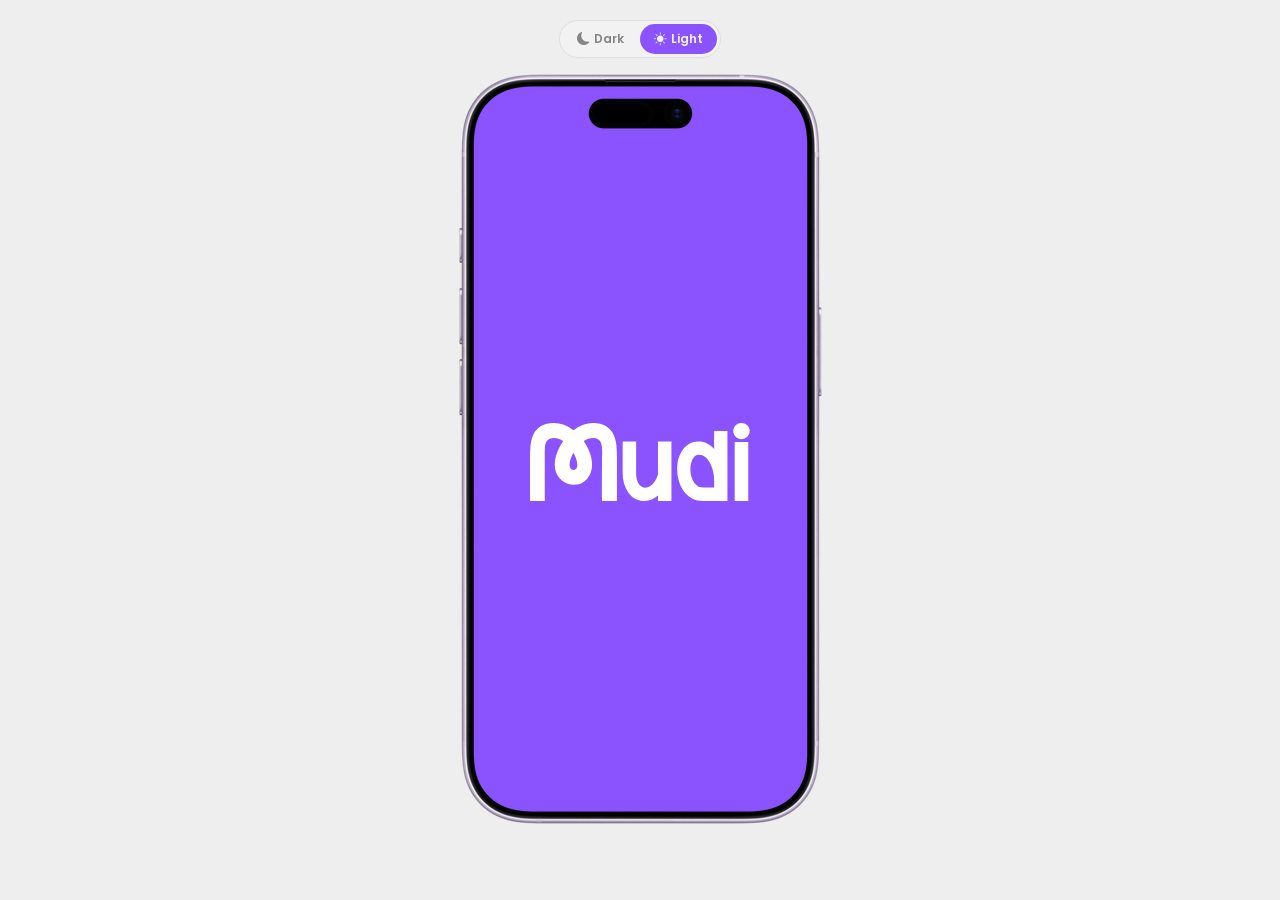
<file: index.html>
<!DOCTYPE html>
<html lang="pt-BR" data-theme="light">
  <head>
    <meta charset="UTF-8" />
    <meta name="viewport" content="width=device-width, initial-scale=1.0" />
    <title>Mudi</title>
    <link rel="icon" type="image/x-icon" href="./images/brand/mudi.png">
    <link rel="preconnect" href="https://fonts.googleapis.com">
    <link rel="preconnect" href="https://fonts.gstatic.com" crossorigin>
    <link
      href="https://fonts.googleapis.com/css2?family=Poppins:wght@300;400;500;600;700&display=swap"
      rel="stylesheet">
    <link rel="stylesheet"
      href="https://cdn.jsdelivr.net/npm/bootstrap-icons@1.11.3/font/bootstrap-icons.min.css">
    <link rel="stylesheet" href="sass/main.css" />
  </head>
  <body>

    <header class="top-bar">
      <nav class="mode-toggle" aria-label="Seleção de tema">
        <button class="mode-btn" aria-pressed="false" onclick="setMode('dark')">
          <i class="bi bi-moon-fill"></i> Dark
        </button>
        <button class="mode-btn active" aria-pressed="true"
          onclick="setMode('light')">
          <i class="bi bi-sun-fill"></i> Light
        </button>
      </nav>
    </header>

    <main class="phone-wrap" aria-label="Apresentação Mudi">
      <img class="phone-wrap__mockup" src="images/mockup.png" alt
        aria-hidden="true">

      <div class="ob-screen">
        <!-- ── Slide 0 — Splash ── -->
        <section class="ob-slide ob-slide--splash active" id="ob0"
          aria-label="Carregando Mudi">
          <div class="ob-splash">
            <svg id="ob-splash__logo" width="220" height="78"
              viewBox="0 0 415 147" fill="none"
              xmlns="http://www.w3.org/2000/svg" aria-label="Mudi">
              <path id="p1"
                d="M163.945 147H135.881C135.881 90.8279 135.881 61.7017 135.991 59.7581C136.1 57.924 136.1 56.0899 136.1 54.2285C136.1 47.5218 135.552 42.2112 134.374 38.4335C132.099 31.5078 127.111 28.0313 119.3 28.0313C112.914 28.0313 106.94 29.9748 101.322 33.9989C110.42 47.0838 117.135 63.4262 117.135 78.7011C117.135 89.0759 113.983 97.9726 107.598 105.336C101.212 112.809 92.5241 116.478 81.5889 116.587C71.0648 116.04 62.6237 112.043 56.238 104.789C49.8523 97.5346 46.7005 88.7748 46.7005 78.7011C46.7005 71.0089 48.2079 63.3441 51.25 55.5425C54.2921 47.7408 58.0742 40.5961 62.6237 33.9989C56.8683 30.0022 50.8115 28.0313 44.6451 28.0313C34.0388 28.0313 28.5027 34.4095 28.0642 47.1933C27.9545 50.0128 27.8449 52.3944 27.8449 54.2285C27.9545 57.8966 27.9545 88.857 27.9545 147H0V65.2877C0 58.4715 0.328873 51.2173 0.986627 43.5251C1.53476 35.833 3.26136 28.7977 5.97459 22.4195C13.018 7.47317 25.9265 0 44.6725 0C57.8824 0 70.3523 4.43462 81.9452 13.4134C93.7573 4.43462 106.227 0 119.328 0C137.964 0 150.872 7.47317 157.916 22.4195C160.739 28.7977 162.465 35.833 163.123 43.5251C163.671 51.2173 164 58.4715 164 65.2877V147H163.945ZM89.1531 78.7011C89.1531 71.9944 86.7687 64.4117 81.8904 55.8709C77.1217 64.4117 74.7373 71.9944 74.7373 78.7011C74.7373 83.4642 76.9024 88.2274 82.2192 88.5559C86.8783 88.4464 89.1531 85.1067 89.1531 78.7011Z"
                stroke="white" stroke-width="3" fill="none" />
              <path id="p2"
                d="M266.8 147H241.374V136.908C234.014 143.526 225.651 147 216.451 147C203.236 147 192.865 141.706 185.338 130.953C178.313 121.192 174.967 109.115 174.8 94.8877V35H200.225V94.8877C200.225 108.95 205.913 121.854 216.451 121.854C228.16 121.854 236.858 110.935 241.374 97.3693V35H266.8V147Z"
                stroke="white" stroke-width="3" fill="none" />
              <path id="p3"
                d="M372.6 147H326.59C308.715 147 295.64 138.045 287.53 124.779C280.91 113.834 277.6 101.231 277.6 87.1357C277.6 84.4824 277.931 80.3367 278.428 75.0302C278.924 69.7236 280.91 63.7538 284.22 57.1206C290.841 43.8543 302.26 34.8995 318.48 34.8995C329.403 34.8995 339.003 39.7085 347.278 49.1608V15H372.435V147H372.6ZM347.443 121.628V109.191C347.443 97.4171 344.961 86.4724 339.996 76.5226C334.534 65.5779 327.417 59.9397 318.645 59.9397C314.839 59.9397 311.694 61.4322 309.212 64.4171C304.743 69.7236 302.591 77.5176 302.591 87.3015C302.591 89.6231 302.426 96.4221 306.067 105.709C309.708 114.995 316.494 121.794 326.59 121.794H347.443V121.628Z"
                stroke="white" stroke-width="3" fill="none" />
              <path id="p4"
                d="M387.974 25.9119C384.925 22.922 383.4 19.2678 383.4 15.1153C383.4 10.9627 384.925 7.30847 387.974 4.31864C391.023 1.32881 394.581 0 398.816 0C403.051 0 406.777 1.49492 409.827 4.31864C412.876 7.30847 414.4 10.9627 414.4 15.1153C414.4 19.2678 412.876 22.922 409.827 25.9119C406.777 28.9017 403.051 30.3966 398.816 30.3966C394.581 30.3966 390.854 28.9017 387.974 25.9119ZM411.69 147H386.111V35.878H411.69V147Z"
                stroke="white" stroke-width="3" fill="none" />
            </svg>
          </div>
        </section>

        <!-- ── Slide 1 ── -->
        <section class="ob-slide ob-slide--purple" id="ob1"
          aria-label="Slide 1 de 3">
          <figure class="ob-illus ob-illus--photo" aria-hidden="true">
            <div class="ob-illus__placeholder">
              <img src="./images/geral/onboarding/onboarding-hero.svg"
                alt="Designer segurando tablet e caneta stylus."
                style="height: 100%;justify-content: start;width: 100%;" />
            </div>
            <div class="ob-illus__overlay"></div>
            <figcaption class="ob-illus__caption ob-pills">
              <span class="pill pill--green-solid">Design</span>
              <span class="pill pill--glass">UI Design</span>
              <span class="pill pill--glass">UX Research</span>
            </figcaption>
          </figure>

          <nav class="ob-dots" aria-label="Progresso 1 de 3">
            <span class="ob-dot ob-dot--active ob-dot--green"
              aria-current="step"></span>
            <span class="ob-dot"></span>
            <span class="ob-dot"></span>
          </nav>

          <h1 class="ob-title">Sua carreira em design começa aqui</h1>
          <p class="ob-body">A Mudi conecta mulheres do design digital a
            oportunidades reais no mercado de trabalho.</p>

          <footer class="ob-footer">
            <button class="btn-primary btn-primary--green" onclick="obNext()">
              Próximo <i class="bi bi-arrow-right" aria-hidden="true"></i>
            </button>
            <button class="btn-skip" onclick="goToLogin()">Pular
              apresentação</button>
          </footer>
        </section>

        <!-- ── Slide 2 ── -->
        <section class="ob-slide ob-slide--purple" id="ob2"
          aria-label="Slide 2 de 3: Mentoria">
          <figure class="ob-illus ob-illus--photo" aria-hidden="true">
            <div class="ob-illus__placeholder"
              style="bottom: 0;position: absolute;z-index: 0;">
              <img src="./images/geral/onboarding/onboarding-mentorship.svg"
                alt="Mulher negra sorrindo com elementos gráficos verdes ao fundo."
                style="height: 100%;width: 100%;" />
            </div>
            <div class="ob-chat"
              style="bottom: 0;position: absolute;z-index: 1;">
              <blockquote
                class="ob-chat__bubble ob-chat__bubble--out float-anim">
                Uso Figma há 4 anos! Posso te guiar do básico ao avançado.
              </blockquote>
              <p class="ob-chat__bubble ob-chat__bubble--in">
                Incrível, quando podemos começar?
              </p>
            </div>
          </figure>

          <nav class="ob-dots" aria-label="Progresso 2 de 3">
            <span class="ob-dot"></span>
            <span class="ob-dot ob-dot--active ob-dot--green"
              aria-current="step"></span>
            <span class="ob-dot"></span>
          </nav>

          <h2 class="ob-title">Aprenda com quem já chegou lá</h2>
          <p class="ob-body">Mentoras, cursos e uma comunidade que cresce junto
            com você.</p>

          <footer class="ob-footer">
            <button class="btn-primary btn-primary--green" onclick="obNext()">
              Próximo <i class="bi bi-arrow-right" aria-hidden="true"></i>
            </button>
            <button class="btn-skip" onclick="goToLogin()">Pular
              apresentação</button>
          </footer>
        </section>

        <!-- ── Slide 3 ── -->
        <section class="ob-slide ob-slide--purple" id="ob3"
          aria-label="Slide 3 de 3: Comunidade">
          <figure class="ob-illus ob-illus--photo" aria-hidden="true"
            style="justify-content: start !important;">
            <div class="ob-illus__placeholder">
              <img src="./images/geral/onboarding/onboarding-community.svg"
                alt="Duas mulheres sorrindo juntas, uma com blazer amarelo e outra com suéter rosa."
                style="height: 100%;width: 100%;" />
            </div>
            <div class="ob-illus__overlay"></div>
            <figcaption class="ob-illus__caption ob-pills">
              <div class="ob-community">
                <div class="ob-community__avatar ob-community__avatar--a"><img
                    src="./images/geral/onboarding/photo1.svg"
                    alt="Foto de Usuária."></div>
                <div class="ob-community__avatar ob-community__avatar--b"><img
                    src="./images/geral/onboarding/photo2.svg"
                    alt="Foto de Usuária."></div>
                <div class="ob-community__avatar ob-community__avatar--c"><img
                    src="./images/geral/onboarding/photo3.svg"
                    alt="Foto de Usuária."></div>
                <div
                  class="ob-community__avatar ob-community__avatar--more float-anim"
                  aria-label="+48 membros">+48</div>
              </div>
              <div class="ob-pills">
                <span class="pill pill--glass">Direção de Arte</span>
                <span class="pill pill--glass">Front-end</span>
                <span class="pill pill--green-solid">UX Design</span>
              </div>
            </figcaption>
          </figure>

          <nav class="ob-dots" aria-label="Progresso 3 de 3">
            <span class="ob-dot ob-dot--light"></span>
            <span class="ob-dot ob-dot--light"></span>
            <span class="ob-dot ob-dot--active ob-dot--white"
              aria-current="step"></span>
          </nav>

          <h2 class="ob-title ob-title--white">Uma comunidade feita para
            você</h2>
          <p class="ob-body ob-body--white">Canais temáticos, vagas e mentoria —
            tudo num só lugar.</p>

          <button class="btn-primary btn-primary--white"
            onclick="goToLogin()">Começar agora</button>
        </section>

        <!-- ── Slide 4 — Auth ── -->
        <section class="ob-slide ob-slide--auth" id="ob4"
          aria-label="Acesso à conta">
          <h2 class="ob-title ob-title--dark">Bem-vinda!</h2>
          <p class="ob-body ob-body--dark">Entre ou crie sua conta para
            começar.</p>

          <nav class="tab-row" role="tablist" aria-label="Tipo de acesso">
            <button class="tab tab--active" id="t-login" role="tab"
              aria-selected="true"
              aria-controls="auth-login"
              onclick="switchTab('login')">Entrar</button>
            <button class="tab" id="t-cad" role="tab" aria-selected="false"
              aria-controls="auth-cad"
              onclick="switchTab('cad')">Cadastrar</button>
          </nav>

          <!-- Login -->
          <form id="auth-login" role="tabpanel" aria-labelledby="t-login"
            onsubmit="event.preventDefault(); enterApp();">
            <label class="visually-hidden" for="login-email">E-mail</label>
            <input class="input" id="login-email" type="email"
              placeholder="seu@email.com" autocomplete="email" required />

            <label class="visually-hidden" for="login-senha">Senha</label>
            <input class="input" id="login-senha" type="password"
              placeholder="Sua senha" autocomplete="current-password"
              required />

            <button type="button" class="btn-forgot">Esqueci minha
              senha</button>
            <button type="submit" class="btn-primary btn-primary--green">
              Entrar <i class="bi bi-arrow-right" aria-hidden="true"></i>
            </button>
          </form>

          <!-- Cadastro -->
          <form id="auth-cad" class="auth-form--hidden" role="tabpanel"
            aria-labelledby="t-cad"
            onsubmit="event.preventDefault(); enterApp();">
            <label class="visually-hidden" for="cad-nome">Nome completo</label>
            <input class="input" id="cad-nome" type="text"
              placeholder="Nome completo" autocomplete="name" required />

            <label class="visually-hidden" for="cad-email">E-mail</label>
            <input class="input" id="cad-email" type="email"
              placeholder="seu@email.com" autocomplete="email" required />

            <label class="visually-hidden" for="cad-senha">Senha</label>
            <input class="input" id="cad-senha" type="password"
              placeholder="Mínimo 8 caracteres" autocomplete="new-password"
              minlength="8" required />

            <label class="visually-hidden" for="cad-area">Área de
              atuação</label>
            <select class="input-select" id="cad-area" required>
              <option value disabled selected>Área de atuação</option>
              <option value="ux">UX Design</option>
              <option value="ui">UI Design</option>
              <option value="product">Product Design</option>
              <option value="motion">Motion Design</option>
              <option value="research">UX Research</option>
              <option value="ds">Design System</option>
              <option value="outro">Outra área</option>
            </select>

            <label class="visually-hidden" for="cad-nivel">Nível de
              experiência</label>
            <select class="input-select" id="cad-nivel" required>
              <option value disabled selected>Nível de experiência</option>
              <option value="estudante">Estudante</option>
              <option value="transicao">Em transição de carreira</option>
              <option value="junior">Júnior (0–2 anos)</option>
              <option value="pleno">Pleno (2–5 anos)</option>
              <option value="senior">Sênior (5+ anos)</option>
            </select>

            <label class="visually-hidden" for="cad-cidade">Cidade</label>
            <input class="input" id="cad-cidade" type="text"
              placeholder="Cidade (ex: São Paulo, SP)"
              autocomplete="address-level2" />

            <button type="submit" class="btn-primary btn-primary--green">
              Criar conta <i class="bi bi-arrow-right" aria-hidden="true"></i>
            </button>
          </form>

          <div class="auth-divider" role="separator">
            <div class="auth-divider__line"></div>
            <span class="auth-divider__text">ou continue com</span>
            <div class="auth-divider__line"></div>
          </div>

          <!-- Google -->
          <button class="btn-oauth" type="button"
            aria-label="Entrar com Google">
            <svg width="16" height="16" viewBox="0 0 24 24" aria-hidden="true">
              <path
                d="M22.56 12.25c0-.78-.07-1.53-.2-2.25H12v4.26h5.92c-.26 1.37-1.04 2.53-2.21 3.31v2.77h3.57c2.08-1.92 3.28-4.74 3.28-8.09z"
                fill="#4285F4" />
              <path
                d="M12 23c2.97 0 5.46-.98 7.28-2.66l-3.57-2.77c-.98.66-2.23 1.06-3.71 1.06-2.86 0-5.29-1.93-6.16-4.53H2.18v2.84C3.99 20.53 7.7 23 12 23z"
                fill="#34A853" />
              <path
                d="M5.84 14.09c-.22-.66-.35-1.36-.35-2.09s.13-1.43.35-2.09V7.07H2.18C1.43 8.55 1 10.22 1 12s.43 3.45 1.18 4.93l3.66-2.84z"
                fill="#FBBC05" />
              <path
                d="M12 5.38c1.62 0 3.06.56 4.21 1.64l3.15-3.15C17.45 2.09 14.97 1 12 1 7.7 1 3.99 3.47 2.18 7.07l3.66 2.84c.87-2.6 3.3-4.53 6.16-4.53z"
                fill="#EA4335" />
            </svg>
            Google
          </button>

          <!-- Apple -->
          <button class="btn-oauth" type="button" aria-label="Entrar com Apple">
            <i class="bi bi-apple" aria-hidden="true"></i>
            Apple
          </button>

          <footer class="auth-legal">
            Ao continuar, você concorda com os
            <a href="#" rel="noopener">Termos de uso</a> e
            <a href="#" rel="noopener">Política de privacidade</a>
          </footer>

        </section>
      </div>
    </main>

    <script>
      function setMode(mode) {
        document.documentElement.setAttribute('data-theme', mode);
        document.querySelectorAll('.mode-btn').forEach(btn => {
          const active = btn.textContent.trim().toLowerCase().startsWith(mode === 'dark' ? 'dark' : 'light');
          btn.classList.toggle('active', active);
          btn.setAttribute('aria-pressed', active);
        });
      }

      let slide = 0;

      const ids = ['p1','p2','p3','p4'];
      const drawDur   = [1000, 700, 800, 500];
      const drawDelay = [0,    400, 800, 1200];
      const fillDelay = [950,  650, 750, 450];  

      ids.forEach((id, i) => {
        const p = document.getElementById(id);
        const len = p.getTotalLength();
        p.style.strokeDasharray  = len;
        p.style.strokeDashoffset = len;

        setTimeout(() => {
          p.style.transition = `stroke-dashoffset ${drawDur[i]}ms cubic-bezier(.4,0,.2,1)`;
          p.style.strokeDashoffset = '0';
        }, drawDelay[i] + 30);

        setTimeout(() => {
          p.style.transition = 'fill 300ms ease, stroke 300ms ease';
          p.style.fill   = 'white';
          p.style.stroke = 'transparent';
        }, drawDelay[i] + fillDelay[i]);
      });

      setTimeout(() => obNext(), 2800);  

      function obNext() {
        const old = document.getElementById('ob' + slide);
        old.classList.remove('active'); old.classList.add('exit');
        setTimeout(() => old.classList.remove('exit'), 420);
        slide++;
        document.getElementById('ob' + slide).classList.add('active');
      }

      function goToLogin() {
        const old = document.getElementById('ob' + slide);
        old.classList.remove('active'); old.classList.add('exit');
        setTimeout(() => old.classList.remove('exit'), 420);
        slide = 4;
        document.getElementById('ob4').classList.add('active');
      }

      function enterApp() { window.location.href = 'feed.html'; }

      function switchTab(tab) {
        const isLogin = tab === 'login';
        document.getElementById('t-login').classList.toggle('tab--active', isLogin);
        document.getElementById('t-login').setAttribute('aria-selected', isLogin);
        document.getElementById('t-cad').classList.toggle('tab--active', !isLogin);
        document.getElementById('t-cad').setAttribute('aria-selected', !isLogin);
        document.getElementById('auth-login').classList.toggle('auth-form--hidden', !isLogin);
        document.getElementById('auth-cad').classList.toggle('auth-form--hidden', isLogin);
      }
    </script>
  </body>
</html>
</file>
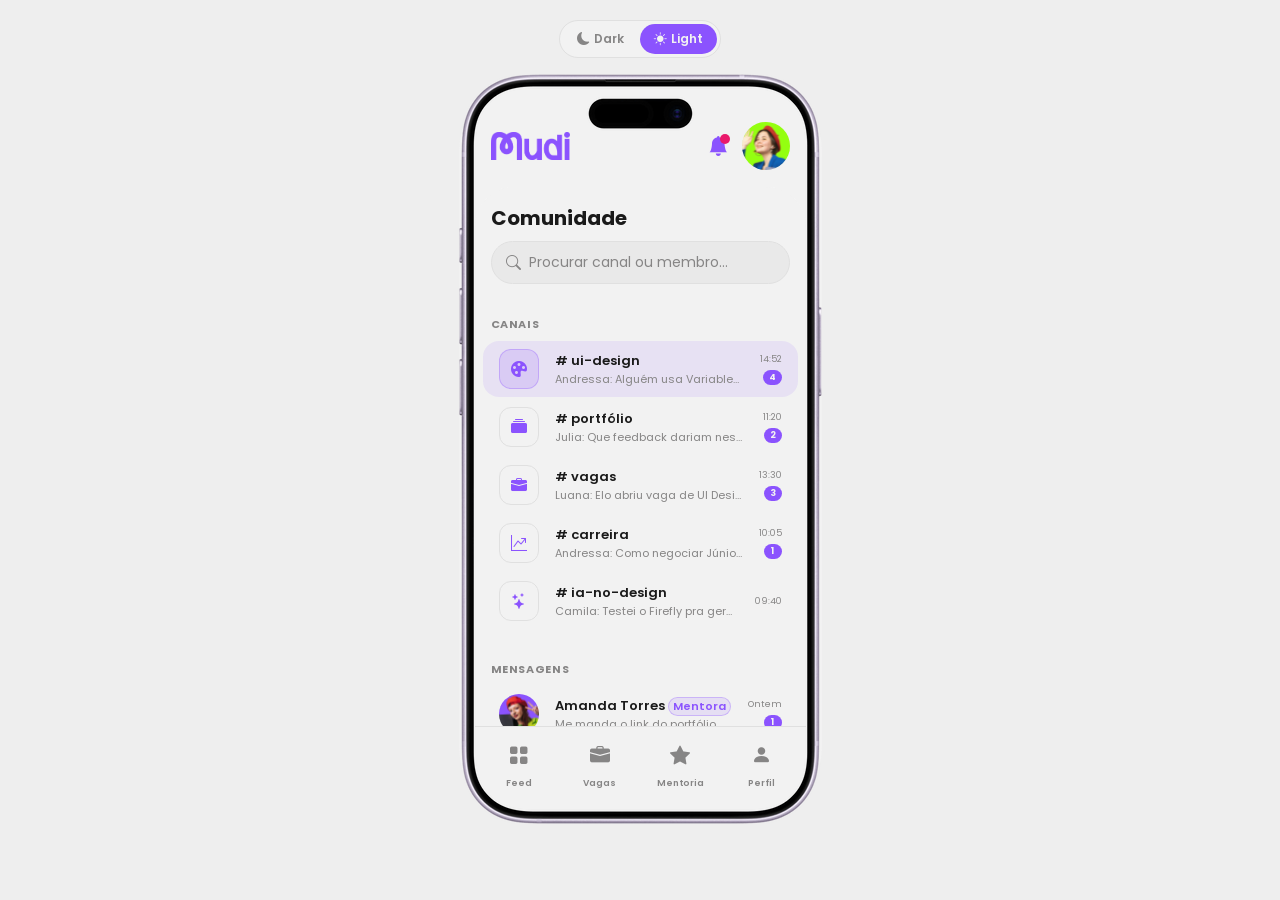
<file: chat.html>
<!DOCTYPE html>
<html lang="pt-BR" data-theme="light">
  <head>
    <meta charset="UTF-8" />
    <meta name="viewport" content="width=device-width, initial-scale=1.0" />
    <title>Mudi</title>
    <link rel="icon" type="image/x-icon" href="./images/brand/mudi.png">
    <link rel="preconnect" href="https://fonts.googleapis.com">
    <link rel="preconnect" href="https://fonts.gstatic.com" crossorigin>
    <link href="https://fonts.googleapis.com/css2?family=Poppins:wght@300;400;500;600;700&display=swap" rel="stylesheet">
    <link rel="stylesheet" href="https://cdn.jsdelivr.net/npm/bootstrap-icons@1.11.3/font/bootstrap-icons.min.css">
    <link rel="stylesheet" href="sass/main.css" />
  </head>
  <body>

    <header class="top-bar">
      <nav class="mode-toggle" aria-label="Seleção de tema">
        <button class="mode-btn" aria-pressed="false" onclick="setMode('dark')">
          <i class="bi bi-moon-fill"></i> Dark
        </button>
        <button class="mode-btn active" aria-pressed="true" onclick="setMode('light')">
          <i class="bi bi-sun-fill"></i> Light
        </button>
      </nav>
    </header>

    <main class="phone-wrap" aria-label="Chat Mudi">
      <img class="phone-wrap__mockup" src="images/mockup.png" alt aria-hidden="true">

      <article class="phone" id="phone">

        <header class="feed-header">
          <div class="feed-header__logo">
            <img src="images/brand/logo.png" alt="Mudi">
          </div>
          <div class="feed-header__actions">
            <button class="btn-icon" aria-label="Notificações (1 nova)" style="position:relative;">
              <i class="bi bi-bell-fill" aria-hidden="true"></i>
              <span class="notif-dot" aria-hidden="true"></span>
            </button>
            <a href="perfil.html" aria-label="Meu perfil">
              <div class="avatar avatar--green">
                <img src="./images/geral/usuarias/samara.svg" alt="Samara Duarte">
              </div>
            </a>
          </div>
        </header>

        <div id="chat-wrap">

          <!-- ── LISTA DE CANAIS ── -->
          <div id="channel-list">
            <div class="channel-list-header">
              <h1 class="channel-list-title">Comunidade</h1>
            </div>

            <div class="search-bar" style="margin:0 var(--gap-md) var(--gap-sm);">
              <i class="bi bi-search" aria-hidden="true"></i>
              <label class="visually-hidden" for="search-chat">Buscar canal</label>
              <input id="search-chat" type="search" placeholder="Procurar canal ou membro..." />
            </div>

            <div class="scroll-area">
              <p class="section-label" style="padding:0 var(--gap-md);">Canais</p>

              <button class="channel-item active" onclick="openChannel('ui-design')"
                aria-label="Canal UI Design, 4 mensagens não lidas">
                <div class="channel-icon"><i class="bi bi-palette-fill" aria-hidden="true"></i></div>
                <div class="channel-info">
                  <p class="channel-name"># ui-design</p>
                  <p class="channel-preview">Andressa: Alguém usa Variables no Figma?</p>
                </div>
                <div class="channel-meta">
                  <span class="channel-time">14:52</span>
                  <span class="channel-badge">4</span>
                </div>
              </button>

              <button class="channel-item" onclick="openChannel('portfolio')"
                aria-label="Canal Portfólio, 2 mensagens não lidas">
                <div class="channel-icon"><i class="bi bi-collection-fill" aria-hidden="true"></i></div>
                <div class="channel-info">
                  <p class="channel-name"># portfólio</p>
                  <p class="channel-preview">Julia: Que feedback dariam nesse case?</p>
                </div>
                <div class="channel-meta">
                  <span class="channel-time">11:20</span>
                  <span class="channel-badge">2</span>
                </div>
              </button>

              <button class="channel-item" onclick="openChannel('vagas')"
                aria-label="Canal Vagas, 3 mensagens não lidas">
                <div class="channel-icon"><i class="bi bi-briefcase-fill" aria-hidden="true"></i></div>
                <div class="channel-info">
                  <p class="channel-name"># vagas</p>
                  <p class="channel-preview">Luana: Elo abriu vaga de UI Designer!</p>
                </div>
                <div class="channel-meta">
                  <span class="channel-time">13:30</span>
                  <span class="channel-badge">3</span>
                </div>
              </button>

              <button class="channel-item" onclick="openChannel('carreira')"
                aria-label="Canal Carreira, 1 mensagem não lida">
                <div class="channel-icon"><i class="bi bi-graph-up-arrow" aria-hidden="true"></i></div>
                <div class="channel-info">
                  <p class="channel-name"># carreira</p>
                  <p class="channel-preview">Andressa: Como negociar Júnior → Pleno...</p>
                </div>
                <div class="channel-meta">
                  <span class="channel-time">10:05</span>
                  <span class="channel-badge">1</span>
                </div>
              </button>

              <button class="channel-item" onclick="openChannel('ia-design')"
                aria-label="Canal IA no Design">
                <div class="channel-icon"><i class="bi bi-stars" aria-hidden="true"></i></div>
                <div class="channel-info">
                  <p class="channel-name"># ia-no-design</p>
                  <p class="channel-preview">Camila: Testei o Firefly pra gerar assets...</p>
                </div>
                <div class="channel-meta">
                  <span class="channel-time">09:40</span>
                </div>
              </button>

              <p class="section-label" style="padding:var(--gap-sm) var(--gap-md) 0;">Mensagens</p>

              <!-- DM Amanda Torres — mentora -->
              <button class="channel-item" onclick="openChannel('dm-amanda')"
                aria-label="Mensagem direta com Amanda Torres, 1 não lida">
                <div class="avatar" style="width:40px;height:40px;flex-shrink:0;overflow:hidden;border-radius:50%;">
                  <img src="./images/geral/usuarias/amanda.svg" alt="Amanda Torres" style="width:100%;height:100%;object-fit:cover;">
                </div>
                <div class="channel-info">
                  <p class="channel-name">Amanda Torres <span class="pill pill--purple" style="padding: 0 4px;">Mentora</span></p>
                  <p class="channel-preview">Me manda o link do portfólio antes...</p>
                </div>
                <div class="channel-meta">
                  <span class="channel-time">Ontem</span>
                  <span class="channel-badge">1</span>
                </div>
              </button>

              <!-- DM Julia Luna -->
              <button class="channel-item" onclick="openChannel('dm-julia')"
                aria-label="Mensagem direta com Julia Luna">
                <div class="avatar" style="width:40px;height:40px;flex-shrink:0;overflow:hidden;border-radius:50%;">
                  <img src="./images/geral/usuarias/julia.svg" alt="Julia Luna" style="width:100%;height:100%;object-fit:cover;">
                </div>
                <div class="channel-info">
                  <p class="channel-name">Julia Luna</p>
                  <p class="channel-preview">Amei o case da maquininha!</p>
                </div>
                <div class="channel-meta">
                  <span class="channel-time">Ter</span>
                </div>
              </button>

              <!-- DM Rafaela Mendes -->
              <button class="channel-item" onclick="openChannel('dm-rafaela')"
                aria-label="Mensagem direta com Rafaela Mendes">
                <div class="avatar" style="width:40px;height:40px;flex-shrink:0;overflow:hidden;border-radius:50%;">
                  <img src="./images/geral/usuarias/rafaela.svg" alt="Rafaela Mendes" style="width:100%;height:100%;object-fit:cover;">
                </div>
                <div class="channel-info">
                  <p class="channel-name">Rafaela Mendes</p>
                  <p class="channel-preview">Vc vai no evento da Cielo semana que vem?</p>
                </div>
                <div class="channel-meta">
                  <span class="channel-time">Seg</span>
                </div>
              </button>

              <div class="scroll-spacer"></div>
            </div>

            <nav class="bottom-nav" aria-label="Navegação principal">
              <a class="nav-item" href="feed.html" aria-label="Feed">
                <div class="nav-icon-wrap"><i class="bi bi-grid-fill" aria-hidden="true"></i></div>
                <span class="nav-label">Feed</span>
              </a>
              <a class="nav-item" href="vagas.html" aria-label="Vagas">
                <div class="nav-icon-wrap"><i class="bi bi-briefcase-fill" aria-hidden="true"></i></div>
                <span class="nav-label">Vagas</span>
              </a>
              <a class="nav-item" href="mentoria.html" aria-label="Mentoria">
                <div class="nav-icon-wrap"><i class="bi bi-star-fill" aria-hidden="true"></i></div>
                <span class="nav-label">Mentoria</span>
              </a>
              <a class="nav-item" href="perfil.html" aria-label="Perfil">
                <div class="nav-icon-wrap"><i class="bi bi-person-fill" aria-hidden="true"></i></div>
                <span class="nav-label">Perfil</span>
              </a>
            </nav>
          </div>

          <!-- ── CONVERSA ── -->
          <div id="chat-view" aria-label="Conversa" aria-live="polite">
            <header class="chat-header">
              <button class="back-btn" onclick="closeChannel()" aria-label="Voltar para canais">
                <i class="bi bi-arrow-left" aria-hidden="true"></i>
              </button>
              <div style="width: 100%;">
                <p class="chat-header__title" id="ch-name"></p>
                <p class="chat-header__sub">
                  <span class="online-dot" aria-hidden="true"></span>
                  <span id="ch-members"></span>
                </p>
              </div>
              <button class="btn-icon" aria-label="Membros do canal">
                <i class="bi bi-people-fill" aria-hidden="true"></i>
              </button>
            </header>

            <div class="chat-messages" id="chat-messages"></div>

            <div class="chat-input-bar">
              <button class="btn-icon" aria-label="Anexar arquivo">
                <i class="bi bi-paperclip" aria-hidden="true"></i>
              </button>
              <label class="visually-hidden" for="chat-input">Mensagem</label>
              <input class="chat-input" id="chat-input" type="text"
                placeholder="Mensagem..."
                onkeydown="if(event.key==='Enter') sendMsg()" />
              <button class="chat-send-btn" onclick="sendMsg()" aria-label="Enviar mensagem">
                <i class="bi bi-send-fill" aria-hidden="true"></i>
              </button>
            </div>
          </div>

        </div>
      </article>
    </main>

    <script>
      const P = {
        samara:   { photo: './images/geral/usuarias/samara.svg',   cls: 'avatar--green'    },
        amanda:   { photo: './images/geral/usuarias/amanda.svg',   cls: 'avatar--purple'   },
        andressa: { photo: './images/geral/usuarias/andressa.svg', cls: 'avatar--purple'   },
        camila:   { photo: './images/geral/usuarias/camila.svg',   cls: 'avatar--green'    },
        carol:    { photo: './images/geral/usuarias/carol.svg',    cls: 'avatar--green'    },
        julia:    { photo: './images/geral/usuarias/julia.svg',    cls: 'avatar--purple'   },
        luana:    { photo: './images/geral/usuarias/luana.svg',    cls: 'avatar--gradient' },
        rafaela:  { photo: './images/geral/usuarias/rafaela.svg',  cls: 'avatar--pink'     },
      };

      const msg = (who, text, time) => ({ who, text, time, own: false });
      const own = (text, time)      => ({ who: 'samara', text, time, own: true });

      const channels = {

        'ui-design': {
          name: '# ui-design', members: '36 membros online',
          messages: [
            msg('andressa', 'Meninas, alguém já testou as Variables do Figma pra tokens de cor? Tô tentando implementar aqui no produto.', '10:10'),
            msg('carol',    'Uso no dia a dia! Vale criar uma biblioteca separada só pra tokens. Fica muito mais fácil de escalar.', '10:18'),
            msg('andressa', 'E você conecta direto nos componentes ou mantém separado?', '10:25'),
            msg('carol',    'Conecto sim — te mando um template que criei se quiser 😊', '10:31'),
            msg('julia',    'Do lado dev isso faz TODA diferença no handoff. Quando o design usa tokens o código flui muito melhor 🙏', '10:45'),
            own('Que incrível! Já anotei tudo. Carol manda sim esse template, preciso muito kk', '14:52'),
          ]
        },

        'portfolio': {
          name: '# portfólio', members: '22 membros online',
          messages: [
            msg('julia',    'Meninas, finalizei meu case de handoff automatizado Figma→GitHub. Que feedback vocês dariam? behance.net/julialuna', '11:00'),
            msg('andressa', 'Amei a estrutura! Só acho que a parte de resultado poderia ter métricas mais concretas. Quanto tempo economizou de fato?', '11:15'),
            msg('julia',    'Boa! Reduziu 40% o tempo de handoff. Vou colocar isso no case.', '11:22'),
            own('Julia que case incrível! A organização visual ficou muito limpa. Coloca uma foto de antes/depois do processo, ajuda demais a mostrar o impacto visual 👏', '11:35'),
            msg('camila',   'Concordo com a Samara! O contexto de antes/depois é o que prende a atenção de quem lê.', '11:50'),
          ]
        },

        'vagas': {
          name: '# vagas', members: '29 membros online',
          messages: [
            msg('luana',    'Gente, a Elo abriu vaga de UI Designer! Salário bem competitivo e é híbrido. Alguém vai se candidatar?', '09:05'),
            msg('camila',   'Vi também! A cultura da Elo é muito boa. Vale muito a candidatura.', '09:20'),
            msg('andressa', 'Alguém sabe se eles pedem portfólio direto na candidatura?', '09:35'),
            msg('luana',    'Pede sim. Foca em cases de UI com foco em produto financeiro se tiver.', '09:42'),
            own('Vi essa vaga aqui no Mudi! Tô pensando em mandar candidatura, meu case da Cielo encaixa bem. Alguma dica pra personalizar a mensagem?', '13:30'),
            msg('andressa', 'Menciona diretamente o produto deles e conecta com o que você já fez na Cielo — fintech com fintech faz muito sentido!', '13:45'),
          ]
        },

        'carreira': {
          name: '# carreira', members: '41 membros online',
          messages: [
            msg('andressa', 'Tópico do dia: como vocês negociaram a transição de Júnior para Pleno? Tô ajudando uma mentorada com isso.', '09:00'),
            msg('luana',    'No meu caso fui direto com dados: trouxe exemplos de entregas que eram de nível Pleno e pedi revisão formal. Funcionou!', '09:15'),
            msg('carol',    'Importante também ter clareza sobre o que ainda falta desenvolver. Fiz uma lista e apresentei junto — mostra maturidade.', '09:28'),
            own('Que thread boa! Tô exatamente nessa fase. Meu maior gap ainda é ter cases mais documentados — tô trabalhando nisso. Alguém indica referência pra documentar melhor os projetos?', '10:05'),
            msg('luana',    'Recomendo muito o canal da Fabricio Teixeira no YouTube. Ele tem vídeos específicos sobre documentação de case pra portfolio.', '10:20'),
            msg('andressa', 'E o livro Portfolios for Graphic Designers — tem uma lógica muito boa de narrativa de projeto.', '10:35'),
          ]
        },

        'ia-design': {
          name: '# ia-no-design', members: '18 membros online',
          messages: [
            msg('camila',   'Testei o Firefly pra gerar assets texturizados e ficou incrível! Alguém usa IA no workflow de design?', '09:30'),
            msg('julia',    'Uso o ChatGPT pra escrever copy de interface e o Firefly pra variações de imagem. Economiza muito tempo na exploração.', '09:45'),
            msg('camila',   'Firefly é perfeito por estar integrado ao Photoshop. Usei bastante pra remover fundos e gerar texturas.', '09:58'),
            own('Quero entrar muito nesse mundo! Tenho interesse em fazer uma pós com foco em IA aplicada ao design. Alguém já pesquisou cursos?', '10:10'),
            msg('andressa', 'Vi um curso aqui na própria Mudi — Conceitos Básicos de IA e depois IA aplicada ao Design. Tô fazendo e é muito bom!', '10:20'),
            msg('camila',   'Confirmo! Fiz o de Conceitos Básicos e já mudou minha visão sobre como usar IA no processo criativo.', '10:35'),
          ]
        },

        'dm-amanda': {
          name: 'Amanda Torres', members: 'Online agora',
          messages: [
            msg('amanda', 'Oi Samara! Vi que você me adicionou como mentora no Mudi. Que bom ter você aqui 😊', '16:00'),
            own('Oi Amanda! Sim, seu perfil me chamou muito atenção — especialmente a experiência com produto em big tech. É exatamente onde quero crescer.', '16:05'),
            msg('amanda', 'Adorei! Me conta um pouco sobre onde você está hoje e o que quer trabalhar nas nossas sessões.', '16:12'),
            own('Sou Product Designer Pleno na Nubank, trabalho com fluxos de investimento e design system. Quero evoluir pra liderança e melhorar muito minha documentação de cases.', '16:18'),
            msg('amanda', 'Perfeito! Documentação de case é exatamente onde a maioria trava na transição de Pleno pra Sênior. Me manda o link do portfólio antes da nossa primeira sessão que a gente começa por aí 💜', '16:25'),
          ]
        },

        'dm-julia': {
          name: 'Julia Luna', members: 'Visto há 5 min',
          messages: [
            msg('julia',  'Samara! Vi seu post do case de Design System no feed. Amei demais a parte dos tokens de cor 😍', 'Ter 09:30'),
            own('Julia!! Que bom que gostou! Ainda tô documentando melhor mas queria mostrar o processo.', 'Ter 09:45'),
            msg('julia',  'Amei o case da maquininha! Aquela parte do handoff ficou muito clara pra quem é dev. A gente sofre muito quando o design não documenta os estados 😂', 'Ter 09:50'),
            own('Hahaha aprendi isso trabalhando com você! Agora não passo nada sem documentar hover, erro e loading 😅', 'Ter 09:58'),
            msg('julia',  'Exatamente!! Aliás, viu o meu post novo de handoff automatizado Figma→GitHub? Queria muito sua opinião de designer!', 'Ter 10:05'),
            own('Vi sim! Deixei comentário no post. Ficou incrível — especialmente o fluxo de aprovação. Que tecnologia você usou?', 'Ter 10:15'),
          ]
        },

        'dm-rafaela': {
          name: 'Rafaela Mendes', members: 'Visto há 30 min',
          messages: [
            msg('rafaela', 'Oi Samara! Vc vai no evento da Cielo semana que vem? Disseram que vai ter workshop de IA pra time de criação 👀', 'Seg 09:10'),
            own('Oi Rafa!! Acho que sim! Você sabe mais detalhes? Tô ansiosa pra ver o conteúdo.', 'Seg 09:25'),
            msg('rafaela', 'Disseram que vai ser sobre uso de IA no processo criativo — geração de assets, automação de resize e até criação de variações de campanha. Exatamente o que a gente precisa kk', 'Seg 09:32'),
            own('Aaaa perfeito!! Já vou bloquear a agenda. Vai junto? Podemos ir juntas 😊', 'Seg 09:40'),
            msg('rafaela', 'Combinado!! Vou sim! Te chamo na segunda de manhã antes de entrar.', 'Seg 09:45'),
          ]
        },

      };

      function buildAvatar(who, size = 34) {
        const p = P[who];
        return `<div class="avatar ${p.cls}" style="width:${size}px;height:${size}px;font-size:${Math.floor(size*0.35)}px;flex-shrink:0;overflow:hidden;">
          <img src="${p.photo}" alt="" style="width:100%;height:100%;object-fit:cover;border-radius:50%;">
        </div>`;
      }

      function renderMsg(m) {
        const div = document.createElement('div');
        div.className = 'chat-bubble' + (m.own ? ' chat-bubble--own' : '');

        const names = {
          samara: 'Você', amanda: 'Amanda Torres', andressa: 'Andressa Oliveira',
          camila: 'Camila Bonilha', carol: 'Carol Mendes', julia: 'Julia Luna',
          luana: 'Luana Santos', rafaela: 'Rafaela Mendes',
        };

        if (m.own) {
          div.innerHTML = `
            ${buildAvatar('samara')}
            <div class="chat-bubble__body">
              <div class="chat-bubble__meta" style="justify-content:flex-end;">
                <time class="chat-bubble__time">${m.time}</time>
                <span class="chat-bubble__name">Você</span>
              </div>
              <div class="chat-bubble__msg">${m.text}</div>
            </div>`;
        } else {
          div.innerHTML = `
            ${buildAvatar(m.who)}
            <div class="chat-bubble__body">
              <div class="chat-bubble__meta">
                <span class="chat-bubble__name">${names[m.who]}</span>
                <time class="chat-bubble__time">${m.time}</time>
              </div>
              <div class="chat-bubble__msg">${m.text}</div>
            </div>`;
        }
        return div;
      }

      function openChannel(id) {
        const ch = channels[id];
        if (!ch) return;

        document.getElementById('ch-name').textContent    = ch.name;
        document.getElementById('ch-members').textContent = ch.members;
        document.getElementById('chat-input').placeholder = `Mensagem para ${ch.name}...`;

        const msgs = document.getElementById('chat-messages');
        msgs.innerHTML = '<div class="chat-date-sep"><span>Hoje</span></div>';
        ch.messages.forEach(m => msgs.appendChild(renderMsg(m)));
        msgs.scrollTop = msgs.scrollHeight;

        document.getElementById('channel-list').style.display = 'none';
        document.getElementById('chat-view').classList.add('show');
      }

      function closeChannel() {
        document.getElementById('channel-list').style.display = '';
        document.getElementById('chat-view').classList.remove('show');
      }

      function sendMsg() {
        const input = document.getElementById('chat-input');
        const text  = input.value.trim();
        if (!text) return;
        const msgs = document.getElementById('chat-messages');
        const now  = new Date();
        const time = now.getHours() + ':' + String(now.getMinutes()).padStart(2, '0');
        msgs.appendChild(renderMsg({ who: 'samara', text, time, own: true }));
        msgs.scrollTop = msgs.scrollHeight;
        input.value = '';
      }

      function setMode(mode) {
        document.documentElement.setAttribute('data-theme', mode);
        document.querySelectorAll('.mode-btn').forEach(btn => {
          const active = btn.textContent.trim().toLowerCase().startsWith(mode === 'dark' ? 'd' : 'l');
          btn.classList.toggle('active', active);
          btn.setAttribute('aria-pressed', active);
        });
      }
    </script>
  </body>
</html>
</file>
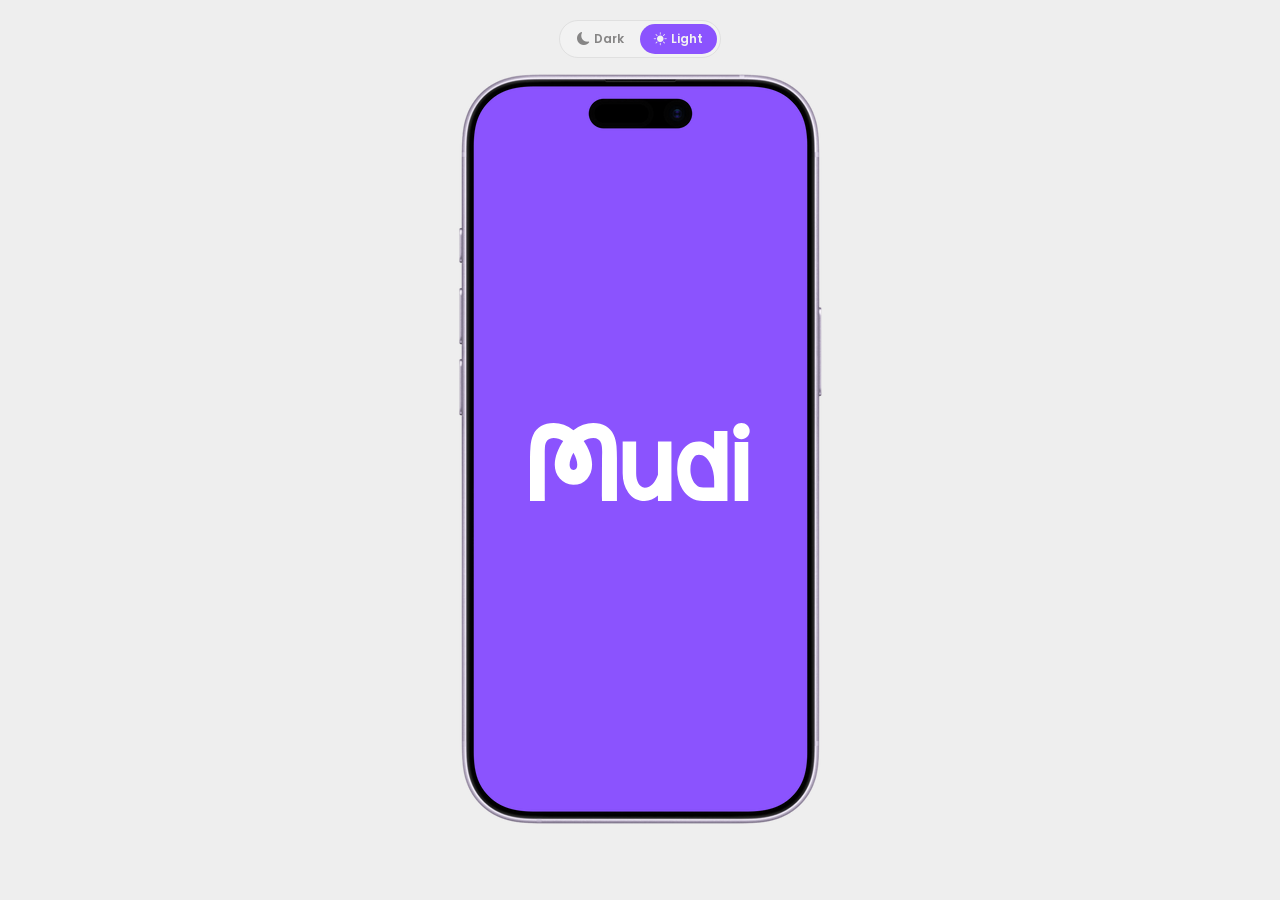
<file: onboarding.html>
<!DOCTYPE html>
<html lang="pt-BR" data-theme="light">
  <head>
    <meta charset="UTF-8" />
    <meta name="viewport" content="width=device-width, initial-scale=1.0" />
    <title>Mudi</title>
    <link rel="icon" type="image/x-icon" href="/images/brand/mudi.png">
    <link rel="preconnect" href="https://fonts.googleapis.com">
    <link rel="preconnect" href="https://fonts.gstatic.com" crossorigin>
    <link
      href="https://fonts.googleapis.com/css2?family=Poppins:wght@300;400;500;600;700&display=swap"
      rel="stylesheet">
    <link rel="stylesheet"
      href="https://cdn.jsdelivr.net/npm/bootstrap-icons@1.11.3/font/bootstrap-icons.min.css">
    <link rel="stylesheet" href="sass/main.css" />
  </head>
  <body>

    <header class="top-bar">
      <nav class="mode-toggle" aria-label="Seleção de tema">
        <button class="mode-btn" aria-pressed="false" onclick="setMode('dark')">
          <i class="bi bi-moon-fill"></i> Dark
        </button>
        <button class="mode-btn active" aria-pressed="true"
          onclick="setMode('light')">
          <i class="bi bi-sun-fill"></i> Light
        </button>
      </nav>
    </header>

    <main class="phone-wrap" aria-label="Apresentação Mudi">
      <img class="phone-wrap__mockup" src="images/mockup.png" alt
        aria-hidden="true">

      <div class="ob-screen">
        <!-- ── Slide 0 — Splash ── -->
        <section class="ob-slide ob-slide--splash active" id="ob0"
          aria-label="Carregando Mudi">
          <div class="ob-splash">
            <svg id="ob-splash__logo" width="220" height="78"
              viewBox="0 0 415 147" fill="none"
              xmlns="http://www.w3.org/2000/svg" aria-label="Mudi">
              <path id="p1"
                d="M163.945 147H135.881C135.881 90.8279 135.881 61.7017 135.991 59.7581C136.1 57.924 136.1 56.0899 136.1 54.2285C136.1 47.5218 135.552 42.2112 134.374 38.4335C132.099 31.5078 127.111 28.0313 119.3 28.0313C112.914 28.0313 106.94 29.9748 101.322 33.9989C110.42 47.0838 117.135 63.4262 117.135 78.7011C117.135 89.0759 113.983 97.9726 107.598 105.336C101.212 112.809 92.5241 116.478 81.5889 116.587C71.0648 116.04 62.6237 112.043 56.238 104.789C49.8523 97.5346 46.7005 88.7748 46.7005 78.7011C46.7005 71.0089 48.2079 63.3441 51.25 55.5425C54.2921 47.7408 58.0742 40.5961 62.6237 33.9989C56.8683 30.0022 50.8115 28.0313 44.6451 28.0313C34.0388 28.0313 28.5027 34.4095 28.0642 47.1933C27.9545 50.0128 27.8449 52.3944 27.8449 54.2285C27.9545 57.8966 27.9545 88.857 27.9545 147H0V65.2877C0 58.4715 0.328873 51.2173 0.986627 43.5251C1.53476 35.833 3.26136 28.7977 5.97459 22.4195C13.018 7.47317 25.9265 0 44.6725 0C57.8824 0 70.3523 4.43462 81.9452 13.4134C93.7573 4.43462 106.227 0 119.328 0C137.964 0 150.872 7.47317 157.916 22.4195C160.739 28.7977 162.465 35.833 163.123 43.5251C163.671 51.2173 164 58.4715 164 65.2877V147H163.945ZM89.1531 78.7011C89.1531 71.9944 86.7687 64.4117 81.8904 55.8709C77.1217 64.4117 74.7373 71.9944 74.7373 78.7011C74.7373 83.4642 76.9024 88.2274 82.2192 88.5559C86.8783 88.4464 89.1531 85.1067 89.1531 78.7011Z"
                stroke="white" stroke-width="3" fill="none" />
              <path id="p2"
                d="M266.8 147H241.374V136.908C234.014 143.526 225.651 147 216.451 147C203.236 147 192.865 141.706 185.338 130.953C178.313 121.192 174.967 109.115 174.8 94.8877V35H200.225V94.8877C200.225 108.95 205.913 121.854 216.451 121.854C228.16 121.854 236.858 110.935 241.374 97.3693V35H266.8V147Z"
                stroke="white" stroke-width="3" fill="none" />
              <path id="p3"
                d="M372.6 147H326.59C308.715 147 295.64 138.045 287.53 124.779C280.91 113.834 277.6 101.231 277.6 87.1357C277.6 84.4824 277.931 80.3367 278.428 75.0302C278.924 69.7236 280.91 63.7538 284.22 57.1206C290.841 43.8543 302.26 34.8995 318.48 34.8995C329.403 34.8995 339.003 39.7085 347.278 49.1608V15H372.435V147H372.6ZM347.443 121.628V109.191C347.443 97.4171 344.961 86.4724 339.996 76.5226C334.534 65.5779 327.417 59.9397 318.645 59.9397C314.839 59.9397 311.694 61.4322 309.212 64.4171C304.743 69.7236 302.591 77.5176 302.591 87.3015C302.591 89.6231 302.426 96.4221 306.067 105.709C309.708 114.995 316.494 121.794 326.59 121.794H347.443V121.628Z"
                stroke="white" stroke-width="3" fill="none" />
              <path id="p4"
                d="M387.974 25.9119C384.925 22.922 383.4 19.2678 383.4 15.1153C383.4 10.9627 384.925 7.30847 387.974 4.31864C391.023 1.32881 394.581 0 398.816 0C403.051 0 406.777 1.49492 409.827 4.31864C412.876 7.30847 414.4 10.9627 414.4 15.1153C414.4 19.2678 412.876 22.922 409.827 25.9119C406.777 28.9017 403.051 30.3966 398.816 30.3966C394.581 30.3966 390.854 28.9017 387.974 25.9119ZM411.69 147H386.111V35.878H411.69V147Z"
                stroke="white" stroke-width="3" fill="none" />
            </svg>
          </div>
        </section>

        <!-- ── Slide 1 ── -->
        <section class="ob-slide ob-slide--purple" id="ob1"
          aria-label="Slide 1 de 3">
          <figure class="ob-illus ob-illus--photo" aria-hidden="true">
            <div class="ob-illus__placeholder">
              <img src="/images/geral/onboarding/onboarding-hero.svg"
                alt="Designer segurando tablet e caneta stylus."
                style="height: 100%;justify-content: start;width: 100%;" />
            </div>
            <div class="ob-illus__overlay"></div>
            <figcaption class="ob-illus__caption ob-pills">
              <span class="pill pill--green-solid">Design</span>
              <span class="pill pill--glass">UI Design</span>
              <span class="pill pill--glass">UX Research</span>
            </figcaption>
          </figure>

          <nav class="ob-dots" aria-label="Progresso 1 de 3">
            <span class="ob-dot ob-dot--active ob-dot--green"
              aria-current="step"></span>
            <span class="ob-dot"></span>
            <span class="ob-dot"></span>
          </nav>

          <h1 class="ob-title">Sua carreira em design começa aqui</h1>
          <p class="ob-body">A Mudi conecta mulheres do design digital a
            oportunidades reais no mercado de trabalho.</p>

          <footer class="ob-footer">
            <button class="btn-primary btn-primary--green" onclick="obNext()">
              Próximo <i class="bi bi-arrow-right" aria-hidden="true"></i>
            </button>
            <button class="btn-skip" onclick="goToLogin()">Pular
              apresentação</button>
          </footer>
        </section>

        <!-- ── Slide 2 ── -->
        <section class="ob-slide ob-slide--purple" id="ob2"
          aria-label="Slide 2 de 3: Mentoria">
          <figure class="ob-illus ob-illus--photo" aria-hidden="true">
            <div class="ob-illus__placeholder"
              style="bottom: 0;position: absolute;z-index: 0;">
              <img src="/images/geral/onboarding/onboarding-mentorship.svg"
                alt="Mulher negra sorrindo com elementos gráficos verdes ao fundo."
                style="height: 100%;width: 100%;" />
            </div>
            <div class="ob-chat"
              style="bottom: 0;position: absolute;z-index: 1;">
              <blockquote
                class="ob-chat__bubble ob-chat__bubble--out float-anim">
                Uso Figma há 4 anos! Posso te guiar do básico ao avançado.
              </blockquote>
              <p class="ob-chat__bubble ob-chat__bubble--in">
                Incrível, quando podemos começar?
              </p>
            </div>
          </figure>

          <nav class="ob-dots" aria-label="Progresso 2 de 3">
            <span class="ob-dot"></span>
            <span class="ob-dot ob-dot--active ob-dot--green"
              aria-current="step"></span>
            <span class="ob-dot"></span>
          </nav>

          <h2 class="ob-title">Aprenda com quem já chegou lá</h2>
          <p class="ob-body">Mentoras, cursos e uma comunidade que cresce junto
            com você.</p>

          <footer class="ob-footer">
            <button class="btn-primary btn-primary--green" onclick="obNext()">
              Próximo <i class="bi bi-arrow-right" aria-hidden="true"></i>
            </button>
            <button class="btn-skip" onclick="goToLogin()">Pular
              apresentação</button>
          </footer>
        </section>

        <!-- ── Slide 3 ── -->
        <section class="ob-slide ob-slide--purple" id="ob3"
          aria-label="Slide 3 de 3: Comunidade">
          <figure class="ob-illus ob-illus--photo" aria-hidden="true"
            style="justify-content: start !important;">
            <div class="ob-illus__placeholder">
              <img src="/images/geral/onboarding/onboarding-community.svg"
                alt="Duas mulheres sorrindo juntas, uma com blazer amarelo e outra com suéter rosa."
                style="height: 100%;width: 100%;" />
            </div>
            <div class="ob-illus__overlay"></div>
            <figcaption class="ob-illus__caption ob-pills">
              <div class="ob-community">
                <div class="ob-community__avatar ob-community__avatar--a"><img
                    src="/images/geral/onboarding/photo1.svg"
                    alt="Foto de Usuária."></div>
                <div class="ob-community__avatar ob-community__avatar--b"><img
                    src="/images/geral/onboarding/photo2.svg"
                    alt="Foto de Usuária."></div>
                <div class="ob-community__avatar ob-community__avatar--c"><img
                    src="/images/geral/onboarding/photo3.svg"
                    alt="Foto de Usuária."></div>
                <div
                  class="ob-community__avatar ob-community__avatar--more float-anim"
                  aria-label="+48 membros">+48</div>
              </div>
              <div class="ob-pills">
                <span class="pill pill--glass">Direção de Arte</span>
                <span class="pill pill--glass">Front-end</span>
                <span class="pill pill--green-solid">UX Design</span>
              </div>
            </figcaption>
          </figure>

          <nav class="ob-dots" aria-label="Progresso 3 de 3">
            <span class="ob-dot ob-dot--light"></span>
            <span class="ob-dot ob-dot--light"></span>
            <span class="ob-dot ob-dot--active ob-dot--white"
              aria-current="step"></span>
          </nav>

          <h2 class="ob-title ob-title--white">Uma comunidade feita para
            você</h2>
          <p class="ob-body ob-body--white">Canais temáticos, vagas e mentoria —
            tudo num só lugar.</p>

          <button class="btn-primary btn-primary--white"
            onclick="goToLogin()">Começar agora</button>
        </section>

        <!-- ── Slide 4 — Auth ── -->
        <section class="ob-slide ob-slide--auth" id="ob4"
          aria-label="Acesso à conta">
          <h2 class="ob-title ob-title--dark">Bem-vinda!</h2>
          <p class="ob-body ob-body--dark">Entre ou crie sua conta para
            começar.</p>

          <nav class="tab-row" role="tablist" aria-label="Tipo de acesso">
            <button class="tab tab--active" id="t-login" role="tab"
              aria-selected="true"
              aria-controls="auth-login"
              onclick="switchTab('login')">Entrar</button>
            <button class="tab" id="t-cad" role="tab" aria-selected="false"
              aria-controls="auth-cad"
              onclick="switchTab('cad')">Cadastrar</button>
          </nav>

          <!-- Login -->
          <form id="auth-login" role="tabpanel" aria-labelledby="t-login"
            onsubmit="event.preventDefault(); enterApp();">
            <label class="visually-hidden" for="login-email">E-mail</label>
            <input class="input" id="login-email" type="email"
              placeholder="seu@email.com" autocomplete="email" required />

            <label class="visually-hidden" for="login-senha">Senha</label>
            <input class="input" id="login-senha" type="password"
              placeholder="Sua senha" autocomplete="current-password"
              required />

            <button type="button" class="btn-forgot">Esqueci minha
              senha</button>
            <button type="submit" class="btn-primary btn-primary--green">
              Entrar <i class="bi bi-arrow-right" aria-hidden="true"></i>
            </button>
          </form>

          <!-- Cadastro -->
          <form id="auth-cad" class="auth-form--hidden" role="tabpanel"
            aria-labelledby="t-cad"
            onsubmit="event.preventDefault(); enterApp();">
            <label class="visually-hidden" for="cad-nome">Nome completo</label>
            <input class="input" id="cad-nome" type="text"
              placeholder="Nome completo" autocomplete="name" required />

            <label class="visually-hidden" for="cad-email">E-mail</label>
            <input class="input" id="cad-email" type="email"
              placeholder="seu@email.com" autocomplete="email" required />

            <label class="visually-hidden" for="cad-senha">Senha</label>
            <input class="input" id="cad-senha" type="password"
              placeholder="Mínimo 8 caracteres" autocomplete="new-password"
              minlength="8" required />

            <label class="visually-hidden" for="cad-area">Área de
              atuação</label>
            <select class="input-select" id="cad-area" required>
              <option value disabled selected>Área de atuação</option>
              <option value="ux">UX Design</option>
              <option value="ui">UI Design</option>
              <option value="product">Product Design</option>
              <option value="motion">Motion Design</option>
              <option value="research">UX Research</option>
              <option value="ds">Design System</option>
              <option value="outro">Outra área</option>
            </select>

            <label class="visually-hidden" for="cad-nivel">Nível de
              experiência</label>
            <select class="input-select" id="cad-nivel" required>
              <option value disabled selected>Nível de experiência</option>
              <option value="estudante">Estudante</option>
              <option value="transicao">Em transição de carreira</option>
              <option value="junior">Júnior (0–2 anos)</option>
              <option value="pleno">Pleno (2–5 anos)</option>
              <option value="senior">Sênior (5+ anos)</option>
            </select>

            <label class="visually-hidden" for="cad-cidade">Cidade</label>
            <input class="input" id="cad-cidade" type="text"
              placeholder="Cidade (ex: São Paulo, SP)"
              autocomplete="address-level2" />

            <button type="submit" class="btn-primary btn-primary--green">
              Criar conta <i class="bi bi-arrow-right" aria-hidden="true"></i>
            </button>
          </form>

          <div class="auth-divider" role="separator">
            <div class="auth-divider__line"></div>
            <span class="auth-divider__text">ou continue com</span>
            <div class="auth-divider__line"></div>
          </div>

          <!-- Google -->
          <button class="btn-oauth" type="button"
            aria-label="Entrar com Google">
            <svg width="16" height="16" viewBox="0 0 24 24" aria-hidden="true">
              <path
                d="M22.56 12.25c0-.78-.07-1.53-.2-2.25H12v4.26h5.92c-.26 1.37-1.04 2.53-2.21 3.31v2.77h3.57c2.08-1.92 3.28-4.74 3.28-8.09z"
                fill="#4285F4" />
              <path
                d="M12 23c2.97 0 5.46-.98 7.28-2.66l-3.57-2.77c-.98.66-2.23 1.06-3.71 1.06-2.86 0-5.29-1.93-6.16-4.53H2.18v2.84C3.99 20.53 7.7 23 12 23z"
                fill="#34A853" />
              <path
                d="M5.84 14.09c-.22-.66-.35-1.36-.35-2.09s.13-1.43.35-2.09V7.07H2.18C1.43 8.55 1 10.22 1 12s.43 3.45 1.18 4.93l3.66-2.84z"
                fill="#FBBC05" />
              <path
                d="M12 5.38c1.62 0 3.06.56 4.21 1.64l3.15-3.15C17.45 2.09 14.97 1 12 1 7.7 1 3.99 3.47 2.18 7.07l3.66 2.84c.87-2.6 3.3-4.53 6.16-4.53z"
                fill="#EA4335" />
            </svg>
            Google
          </button>

          <!-- Apple -->
          <button class="btn-oauth" type="button" aria-label="Entrar com Apple">
            <i class="bi bi-apple" aria-hidden="true"></i>
            Apple
          </button>

          <footer class="auth-legal">
            Ao continuar, você concorda com os
            <a href="#" rel="noopener">Termos de uso</a> e
            <a href="#" rel="noopener">Política de privacidade</a>
          </footer>

        </section>
      </div>
    </main>

    <script>
      function setMode(mode) {
        document.documentElement.setAttribute('data-theme', mode);
        document.querySelectorAll('.mode-btn').forEach(btn => {
          const active = btn.textContent.trim().toLowerCase().startsWith(mode === 'dark' ? 'dark' : 'light');
          btn.classList.toggle('active', active);
          btn.setAttribute('aria-pressed', active);
        });
      }

      let slide = 0;

      const ids = ['p1','p2','p3','p4'];
      const drawDur   = [1000, 700, 800, 500];
      const drawDelay = [0,    400, 800, 1200];
      const fillDelay = [950,  650, 750, 450];  

      ids.forEach((id, i) => {
        const p = document.getElementById(id);
        const len = p.getTotalLength();
        p.style.strokeDasharray  = len;
        p.style.strokeDashoffset = len;

        setTimeout(() => {
          p.style.transition = `stroke-dashoffset ${drawDur[i]}ms cubic-bezier(.4,0,.2,1)`;
          p.style.strokeDashoffset = '0';
        }, drawDelay[i] + 30);

        setTimeout(() => {
          p.style.transition = 'fill 300ms ease, stroke 300ms ease';
          p.style.fill   = 'white';
          p.style.stroke = 'transparent';
        }, drawDelay[i] + fillDelay[i]);
      });

      setTimeout(() => obNext(), 2800);  

      function obNext() {
        const old = document.getElementById('ob' + slide);
        old.classList.remove('active'); old.classList.add('exit');
        setTimeout(() => old.classList.remove('exit'), 420);
        slide++;
        document.getElementById('ob' + slide).classList.add('active');
      }

      function goToLogin() {
        const old = document.getElementById('ob' + slide);
        old.classList.remove('active'); old.classList.add('exit');
        setTimeout(() => old.classList.remove('exit'), 420);
        slide = 4;
        document.getElementById('ob4').classList.add('active');
      }

      function enterApp() { window.location.href = 'feed.html'; }

      function switchTab(tab) {
        const isLogin = tab === 'login';
        document.getElementById('t-login').classList.toggle('tab--active', isLogin);
        document.getElementById('t-login').setAttribute('aria-selected', isLogin);
        document.getElementById('t-cad').classList.toggle('tab--active', !isLogin);
        document.getElementById('t-cad').setAttribute('aria-selected', !isLogin);
        document.getElementById('auth-login').classList.toggle('auth-form--hidden', !isLogin);
        document.getElementById('auth-cad').classList.toggle('auth-form--hidden', isLogin);
      }
    </script>
  </body>
</html>
</file>
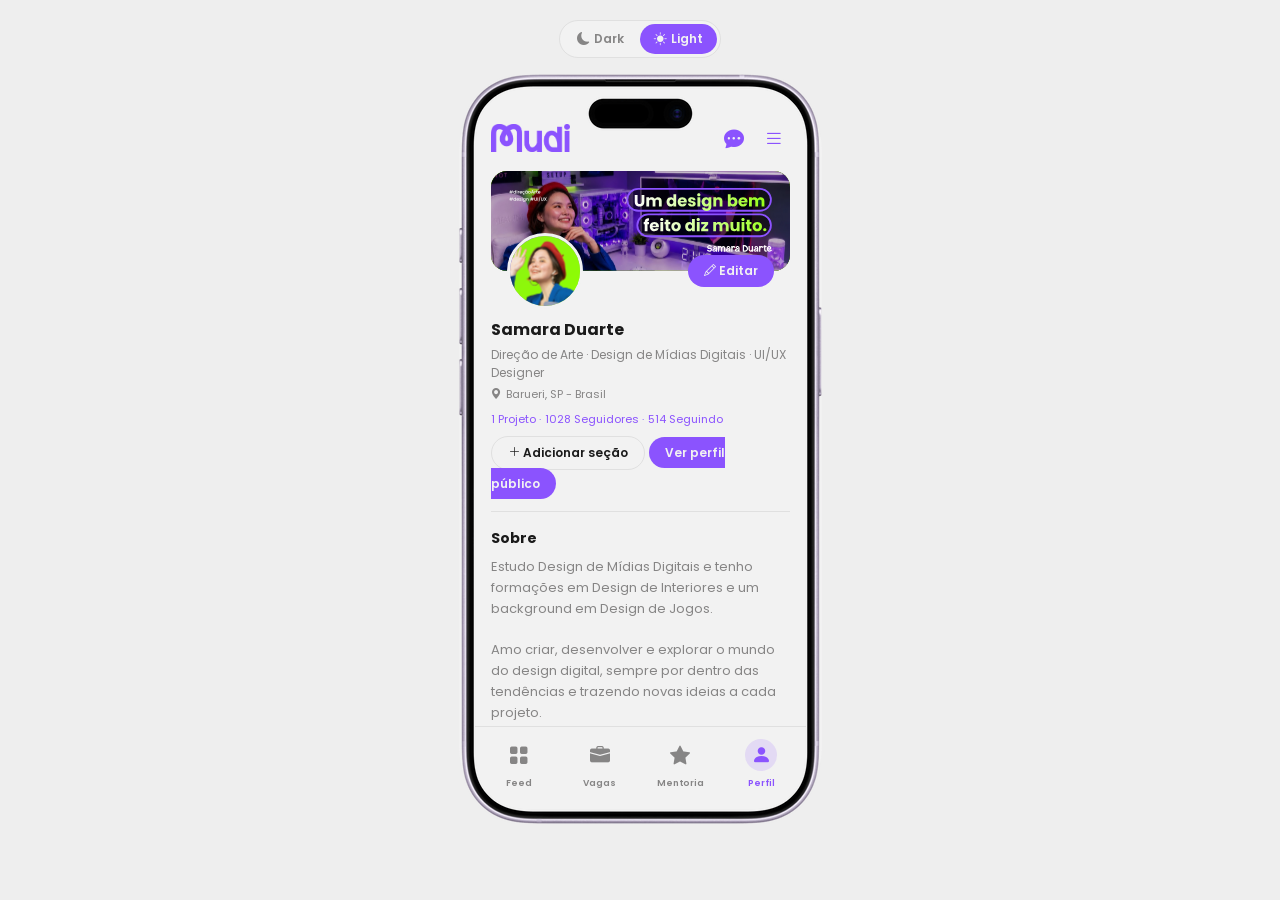
<file: perfil.html>
<!DOCTYPE html>
<html lang="pt-BR" data-theme="light">
  <head>
    <meta charset="UTF-8" />
    <meta name="viewport" content="width=device-width, initial-scale=1.0" />
    <title>Mudi</title>
    <link rel="icon" type="image/x-icon" href="./images/brand/mudi.png">
    <link rel="preconnect" href="https://fonts.googleapis.com">
    <link rel="preconnect" href="https://fonts.gstatic.com" crossorigin>
    <link
      href="https://fonts.googleapis.com/css2?family=Poppins:wght@300;400;500;600;700&display=swap"
      rel="stylesheet">
    <link rel="stylesheet"
      href="https://cdn.jsdelivr.net/npm/bootstrap-icons@1.11.3/font/bootstrap-icons.min.css">
    <link rel="stylesheet" href="sass/main.css" />
  </head>
  <body>

    <header class="top-bar">
      <nav class="mode-toggle" aria-label="Seleção de tema">
        <button class="mode-btn" aria-pressed="false" onclick="setMode('dark')">
          <i class="bi bi-moon-fill"></i> Dark
        </button>
        <button class="mode-btn active" aria-pressed="true"
          onclick="setMode('light')">
          <i class="bi bi-sun-fill"></i> Light
        </button>
      </nav>
    </header>

    <main class="phone-wrap">
      <img class="phone-wrap__mockup" src="images/mockup.png" alt
        aria-hidden="true">

      <article class="phone" id="phone">
        
        <header class="feed-header">
          <div class="feed-header__logo">
            <img src="images/brand/logo.png" alt="Mudi">
          </div>
          <div class="feed-header__actions">
            <a href="chat.html" class="btn-icon"
              aria-label="Chat da comunidade">
              <i class="bi bi-chat-dots-fill" aria-hidden="true"></i>
            </a>
            <button class="btn-icon" aria-label="Menu de opções"
              onclick="openModal('modal-menu')">
              <i class="bi bi-list" aria-hidden="true"></i>
            </button>
          </div>
        </header>

        <div class="scroll-area">

          <!-- ── Hero ── -->
          <section class="profile-hero" aria-label="Perfil de Samara Duarte">

            <div class="profile-cover" aria-hidden="true">
              <img src="./images/geral/perfil/cover.svg" alt="Imagem de capa do perfil de Samara Duarte.">
            </div>

            <div class="profile-top">
              <div class="profile-avatar-wrap">
                <div class="profile-avatar" aria-label="Foto de Samara Duarte">
                  <img src="./images/geral/usuarias/samara.svg" alt="Foto da Samara Duarte.">
                </div>

                <button class="btn-sm btn-sm--purple" aria-label="Editar perfil">
                  <i class="bi bi-pencil" aria-hidden="true"></i> Editar
                </button>
              </div>
            </div>

            <h1 class="profile-name">Samara Duarte</h1>
            <p class="profile-headline"></p>

            <p class="profile-headline">
              Direção de Arte · Design de Mídias Digitais · UI/UX Designer
              <br />
            </p>

            <p class="profile-location">
              <i class="bi bi-geo-alt-fill"></i> Barueri, SP - Brasil
            </p>

            <p class="profile-location" style="color: var(--color-primary)">
              <span>
                1 Projeto ·
              </span>
              <span>
                1028 Seguidores ·
              </span>
              <span>
                514 Seguindo
              </span>
            </p>

            <!-- Botões -->
            <div style="margin-bottom: var(--gap-md);">
              <button class="btn-sm btn-sm--ghost">
                <i class="bi bi-plus-lg" aria-hidden="true"></i> Adicionar seção
              </button>
              <a href="#" class="btn-sm btn-sm--purple">
                Ver perfil público
              </a>
            </div>
          </section>

          <hr class="divider" aria-hidden="true">

          <!-- ── Sobre ── -->
          <section aria-label="Sobre">
            <h2 class="section-title">Sobre</h2>
            <div class="about-section">
              <p class="about-text">
                Estudo Design de Mídias Digitais e tenho formações em Design de
                Interiores e um background em Design de Jogos. <br /><br />
                Amo criar, desenvolver e explorar o mundo do design digital,
                sempre por dentro das tendências e trazendo novas ideias a cada
                projeto.
              </p>
            </div>
          </section>

          <hr class="divider" aria-hidden="true">

          <!-- ── Projetos em destaque ── -->
          <section aria-label="Projetos em destaque">
            <div class="section-header">
              <h2 class="section-title">Em destaque</h2>
              <button class="btn-sm btn-sm--ghost"
                onclick="openModal('modal-project')"
                style="margin-right:var(--gap-md);">
                <i class="bi bi-plus-lg" aria-hidden="true"></i>
              </button>
            </div>
            <div class="featured-scroll" role="list">

              <article class="featured-card" role="listitem" tabindex="0">
                <a href="https://www.behance.net/samara_duarte?" target="_blank" class="featured-card__thumb" style="background:#0052CC;">
                  <span
                    style="color:#fff;font-size:40px;font-weight:900;">Bē</span>
                </a>
                <div class="featured-card__info">
                  <p class="featured-card__label">Portfólio</p>
                  <p class="featured-card__title">Portfólio Behance</p>
                  <a class="featured-card__url"
                    href="https://www.behance.net/samara_duarte?">https://www.behance.net/samara_duarte?</a>
                </div>
              </article>

              <article class="featured-card" role="listitem" tabindex="0">
                <a href="https://www.artstation/samara_duarte?" target="_blank" class="featured-card__thumb" style="background:#101014;">
                  <img src="./images/geral/perfil/artstation.svg"
                    alt="ArtStation">
                </a>

                <div class="featured-card__info">
                  <p class="featured-card__label">Portfólio</p>
                  <p class="featured-card__title">Portfólio Ilustração</p>
                  <a class="featured-card__url"
                    href="https://www.artstation/samara_duarte?">https://www.artstation/samara_duarte?</a>
                </div>
              </article>

            </div>
          </section>

          <hr class="divider" aria-hidden="true">

          <!-- ── Habilidades ── -->
          <section aria-label="Habilidades">
            <h2 class="section-title">Habilidades</h2>
            <div class="skills-section">
              <div class="skill-group">
                <p class="skill-group__label">Hard Skills</p>
                <div class="skill-tags" role="list">
                  <span class="skill-tag" role="listitem">Direção de Arte</span>
                  <span class="skill-tag" role="listitem">UI/UX Design</span>
                  <span class="skill-tag" role="listitem">Ilustração
                    Digital</span>
                  <span class="skill-tag" role="listitem">Marketing
                    Digital</span>
                </div>
              </div>

              <div class="skill-group">
                <p class="skill-group__label">Soft Skills</p>
                <div class="skill-tags" role="list">
                  <span class="skill-tag" role="listitem">Empatia</span>
                  <span class="skill-tag" role="listitem">Escuta ativa</span>
                  <span class="skill-tag" role="listitem">Comunicação
                    visual</span>
                  <span class="skill-tag" role="listitem">Criatividade</span>
                  <span class="skill-tag" role="listitem">Pensamento
                    crítico</span>
                </div>
              </div>
            </div>
          </section>

          <hr class="divider" aria-hidden="true">

          <!-- Ferramentas -->
          <section aria-label="Ferramentas">
            <h2 class="section-title">Ferramentas</h2>

            <div class="skills-section">
              <div class="skill-group">
                <div class="skill-tags" role="list">
                  <span class="skill-tag" role="listitem">Figma</span>
                  <span class="skill-tag" role="listitem">Illustrator</span>
                  <span class="skill-tag" role="listitem">Photoshop</span>
                  <span class="skill-tag" role="listitem">Canva</span>
                  <span class="skill-tag" role="listitem">Miro</span>
                  <span class="skill-tag" role="listitem">Notion</span>
                </div>
              </div>
            </div>
          </section>

          <hr class="divider" aria-hidden="true">

          <!-- ── Experiência ── -->
          <section aria-label="Experiência profissional">
            <h2 class="section-title">Experiência</h2>
            <div class="exp-section">

              <!-- Cielo — agrupado -->
              <div class="exp-group">
                <div class="exp-group__header">
                  <div class="exp-logo">
                    <img src="./images/geral/perfil/cielo.svg" alt="Cielo">
                  </div>
                  <div>
                    <p class="exp-company--group">Cielo</p>
                    <p class="exp-period">1 ano 10 meses · Híbrido</p>
                  </div>
                  <span class="pill pill--purple"
                    style="margin-left:auto;">Atual</span>
                </div>
                <div class="exp-group__items">
                  <div class="exp-subitem">
                    <span class="exp-subitem__dot" aria-hidden="true"></span>
                    <div>
                      <p class="exp-role">Analista de Criação Júnior</p>
                      <p class="exp-period">set 2025 - Atual · 8 m</p>
                      <p class="exp-period">Barueri, SP - Brasil</p>
                      <p class="exp-desc">
                        • Campanhas digitais <br />
                        • Peças de performance <br />
                        • Design System <br />
                        • Análise de briefing <br />
                        • Planejamento via Jira <br />
                        • Apoio em UI das maquininhas Cielo
                      </p>
                    </div>
                  </div>
                  <div class="exp-subitem">
                    <span class="exp-subitem__dot" aria-hidden="true"></span>
                    <div>
                      <p class="exp-role">Estagiária de Direção de Arte</p>
                      <p class="exp-period">jul 2024 – set 2025 · 1 ano 3
                        meses</p>
                      <p class="exp-period">Barueri, SP - Brasil</p>
                      <p class="exp-desc">
                        • E-mail marketing <br />
                        • KVs e peças de campanha <br />
                        • Peças para redes sociais <br />
                        • Banners e apresentações comerciais <br />
                        • Ativações internas e externas
                      </p>
                    </div>
                  </div>
                </div>
              </div>

              <!-- Supermix Concreto S/A — agrupado -->
              <div class="exp-group">
                <div class="exp-group__header">
                  <div class="exp-logo">
                    <img src="./images/geral/perfil/supermix.svg" alt="Supermix">
                  </div>
                  <div>
                    <p class="exp-company--group">Supermix Concreto S/A</p>
                    <p class="exp-period">Presencial</p>
                  </div>
                </div>
                <div class="exp-group__items">
                  <div class="exp-subitem">
                    <span class="exp-subitem__dot" aria-hidden="true"></span>
                    <div>
                      <p class="exp-role">Auxiliar Administrativo Pleno</p>
                      <p class="exp-period">out 2023 - jun 2024 · 9 meses</p>
                      <p class="exp-period">Barueri, SP - Brasil</p>
                      <p class="exp-desc">
                        • Análise de dados de estoque <br />
                        • Gerenciamento e inventário mensal <br />
                        • Análise de preços <br />
                        • Planejamento de reuniões <br />
                        • SAP 4HANA <br />
                        • Acompanhamento de concretagens noturnas
                      </p>
                    </div>
                  </div>
                  <div class="exp-subitem">
                    <span class="exp-subitem__dot" aria-hidden="true"></span>
                    <div>
                      <p class="exp-role">Auxiliar Administrativo Júnior</p>
                      <p class="exp-period">mar 2022 - ago 2023 · 1 ano 6
                        meses</p>
                      <p class="exp-period">Barueri, SP - Brasil</p>
                      <p class="exp-desc">
                        • Organização de planilhas <br />
                        • Lançamento de notas fiscais <br />
                        • Acompanhamento de estoque e transferências <br />
                        • SAP ECC/BW
                      </p>
                    </div>
                  </div>
                  <div class="exp-subitem">
                    <span class="exp-subitem__dot" aria-hidden="true"></span>
                    <div>
                      <p class="exp-role">Jovem Aprendiz</p>
                      <p class="exp-period">dez 2020 - mar 2022 · 1 ano 4
                        meses</p>
                      <p class="exp-period">Barueri, SP - Brasil</p>
                      <p class="exp-desc">
                        • Organização de planilhas <br />
                        • Lançamento de notas fiscais <br />
                        • Acompanhamento de estoque e transferências <br />
                        • SAP ECC/BW
                      </p>
                    </div>
                  </div>
                </div>
              </div>

              <!-- Concept Artist — agrupado -->
              <div class="exp-group">
                <div class="exp-group__header">
                  <div class="exp-logo">
                    <img src="./images/geral/perfil/camafeu.svg"
                      alt="Camafeu Escola de Arte e Design">
                  </div>
                  <div>
                    <p class="exp-company--group">Camafeu Escola de Arte e
                      Design</p>
                    <p class="exp-period">1 ano 1 mês · Híbrido</p>
                  </div>
                </div>
                <div class="exp-group__items">
                  <div class="exp-subitem">
                    <span class="exp-subitem__dot" aria-hidden="true"></span>
                    <div>
                      <p class="exp-role">Concept Artist</p>
                      <p class="exp-period">fev 2020 - fev 2021 · 1 ano 1
                        mês</p>
                      <p class="exp-period">Barueri, SP - Brasil</p>
                      <p class="exp-desc">
                        • Arte finalista em curta <br />
                        • Concept art de personagens <br />
                        • Ilustrações 2D digitais <br />
                        • Edição de imagens publicitárias <br />
                        • Storytelling <br />
                        • Social media
                      </p>
                    </div>
                  </div>
                </div>
              </div>
            </div>
          </section>

          <hr class="divider" aria-hidden="true">

          <!-- ── Formação ── -->
          <section aria-label="Formação acadêmica">
            <h2 class="section-title">Formação</h2>
            <div class="exp-section">

              <div class="exp-item">
                <div class="exp-logo">
                  <img src="./images/geral/perfil/fatec.svg" alt="Fatec Barueri">
                </div>
                <div class="exp-info">
                  <p class="exp-role">Fatec Barueri</p>
                  <p class="exp-company">Curso Superior de Tecnologia (CST) -
                    Design de Mídia Digital</p>
                  <p class="exp-period">ago 2023 - ago 2026</p>
                </div>
              </div>

              <div class="exp-item">
                <div class="exp-logo">
                  <img src="./images/geral/perfil/fmu.svg" alt="FMU">
                </div>
                <div class="exp-info">
                  <p class="exp-role">FMU</p>
                  <p class="exp-company">Bacharelado em Design de Games</p>
                  <p class="exp-period">jul 2020 - jul 2021</p>
                </div>
              </div>

              <div class="exp-item">
                <div class="exp-logo">
                  <img src="./images/geral/perfil/fmu.svg" alt="FMU">
                </div>
                <div class="exp-info">
                  <p class="exp-role">FMU</p>
                  <p class="exp-company">Bacharelado em Arquitetura e
                    Urbanismo</p>
                  <p class="exp-period">jan 2019 - jul 2020</p>
                </div>
              </div>

              <div class="exp-item">
                <div class="exp-logo">
                  <img src="./images/geral/perfil/fieb.svg"
                    alt="FIEB - Fundação Instituto de Educação de Barueri">
                </div>
                <div class="exp-info">
                  <p class="exp-role">FIEB - Fundação Instituto de Educação de
                    Barueri</p>
                  <p class="exp-company">Ensino Médio Integrado ao Técnico em
                    Design de Interiores</p>
                  <p class="exp-period">2016 - 2018</p>
                </div>
              </div>

              <div class="exp-item">
                <div class="exp-logo">
                  <img src="./images/geral/perfil/senai.svg"
                    alt="SENAI São Paulo">
                </div>
                <div class="exp-info">
                  <p class="exp-role">SENAI São Paulo</p>
                  <p class="exp-company">Curso Profissionalizante UX/UI
                    Designer</p>
                  <p class="exp-period">mar 2024 – abr 2024</p>
                </div>
              </div>

              <div class="exp-item">
                <div class="exp-logo">
                  <img src="./images/geral/perfil/axis.svg"
                    alt="Axis School of Visual Effects">
                </div>
                <div class="exp-info">
                  <p class="exp-role">Axis School of Visual Effects</p>
                  <p class="exp-company">Concept Art e Personagens</p>
                  <p class="exp-period">mar 2019 – jul 2019</p>
                </div>
              </div>

              <div class="exp-item">
                <div class="exp-logo">
                  <img src="./images/geral/perfil/microcamp.svg" alt="Microcamp">
                </div>
                <div class="exp-info">
                  <p class="exp-role">Microcamp</p>
                  <p class="exp-company">Game and Interactive Media Design</p>
                  <p class="exp-period">mar 2019 - ago 2018</p>
                </div>
              </div>

              <div class="exp-item">
                <div class="exp-logo">
                  <img src="./images/geral/perfil/camafeu.svg"
                    alt="Camafeu Escola de Arte e Design">
                </div>
                <div class="exp-info">
                  <p class="exp-role">Camafeu Escola de Arte e Design</p>
                  <p class="exp-company">Ilustração</p>
                  <p class="exp-period">dez 2018 - dez 2019</p>
                </div>
              </div>
            </div>
          </section>

          <hr class="divider" aria-hidden="true">

          <!-- ── Voluntariado ── -->
          <section aria-label="Voluntariado">
            <h2 class="section-title">Voluntariado</h2>
            <div class="exp-section">
              <div class="exp-item">
                <div class="exp-logo">
                  <img src="./images/geral/perfil/rede-mulheres.svg"
                    alt="Rede Mulheres no Design">
                </div>
                <div class="exp-info">
                  <p class="exp-role">Rede Mulheres no Design</p>
                  <p class="exp-company">Mentora Voluntária</p>
                  <p class="exp-period">2022 – 2023</p>
                </div>
              </div>
            </div>
          </section>

          <hr class="divider" aria-hidden="true">

          <!-- ── Portfólio Mudi ── -->
          <section aria-label="Portfólio">
            <div class="section-header">
              <h2 class="section-title">Portfólio Mudi</h2>
              <button class="btn-sm btn-sm--ghost"
                onclick="openModal('modal-project')"
                style="margin-right:var(--gap-md);">
                <i class="bi bi-plus-lg" aria-hidden="true"></i>
              </button>
            </div>
            <div class="portfolio-feed" role="list">

              <!-- Post 1 -->  
              <article class="portfolio-item" role="listitem" tabindex="0">
                <div class="portfolio-item__thumb">
                  <img src="./images/geral/perfil/concept-art.svg" alt="Ilustração"
                    onerror="this.style.display='none'">
                </div>
                <div class="portfolio-item__info">
                  <p class="portfolio-item__title">Ilustrações</p>
                  <p class="portfolio-item__meta">Ilustração · Fev 2026</p>
                  <div class="portfolio-item__tags">
                    <span class="pill pill--purple"
                      style="font-size:9px;">Ilustração</span> 
                    <span class="pill pill--gray" style="font-size:9px;">Concept
                      Art</span>
                  </div>
                </div>
              </article>

            </div>
          </section>

          <hr class="divider" aria-hidden="true">

          <!-- ── Recomendações ── -->
          <section aria-label="Recomendações">
            <h2 class="section-title">Recomendações</h2>
            <div class="endorsement-list">

              <div class="endorsement-item">
                <div class="avatar avatar--purple"
                  style="width:36px;height:36px;font-size:13px;flex-shrink:0;">
                  <img src="./images/geral/usuarias/amanda.svg"
                    alt="Foto da Amanda Torres.">
                </div>
                <div>
                  <p class="endorsement-author">Amanda Torres</p>
                  <p class="endorsement-role">Product Designer Sênior · Meta</p>
                  <p
                    class="endorsement-text">"A Samara tem uma sensibilidade rara une estética e empatia de um jeito que poucos designers conseguem."</p>
                </div>
              </div>

              <div class="endorsement-item">
                <div class="avatar avatar--green"
                  style="width:36px;height:36px;font-size:13px;flex-shrink:0;">
                  <img src="./images/geral/usuarias/rafaela.svg"
                    alt="Foto da Rafaela Mendes.">
                </div>
                <div>
                  <p class="endorsement-author">Rafaela Mendes</p>
                  <p class="endorsement-role">Product Manager Sênior · Cielo</p>
                  <p
                    class="endorsement-text">"Trabalhar com a Samara no time de criação foi incrível. Ela entrega com qualidade, absorve feedback rápido e ainda traz ideias que a gente não tinha pensado. Uma profissional com muito potencial."</p>
                </div>
              </div>

              <div class="endorsement-item">
                <div class="avatar avatar--gradient"
                  style="width:36px;height:36px;font-size:13px;flex-shrink:0;">
                  <img src="./images/geral/usuarias/patricia.svg"
                    alt="Foto da Patricia Oliveira.">
                </div>
                <div>
                  <p class="endorsement-author">Patricia Oliveira</p>
                  <p class="endorsement-role">Supervisora Administrativa Sênior ·
                    Supermix Concreto</p>
                  <p
                    class="endorsement-text">"A Samara sempre se destacou pela organização e proatividade. Mesmo sob pressão, mantinha o foco, a calma e a responsabilidade. Uma profissional que leva a sério tudo que se propõe a fazer."</p>
                </div>
              </div>

              <div class="endorsement-item">
                <div class="avatar avatar--purple"
                  style="width:36px;height:36px;font-size:13px;flex-shrink:0;">
                  <img src="./images/geral/usuarias/julia.svg" alt="Foto da Julia Luna.">
                </div>
                <div>
                  <p class="endorsement-author">Julia Luna</p>
                  <p class="endorsement-role">Dev Full-stack Júnior · Act Digital</p>
                  <p
                    class="endorsement-text">"A Samara é daquelas pessoas que eleva qualquer coisa que toca. Criativa, comprometida e cheia de sensibilidade."</p>
                </div>
              </div>

            </div>
          </section>

          <div class="scroll-spacer"></div>
        </div>

        <!-- Bottom Nav -->
        <nav class="bottom-nav" aria-label="Navegação principal">
          <a class="nav-item" href="feed.html" aria-label="Feed">
            <div class="nav-icon-wrap"><i class="bi bi-grid-fill"
                aria-hidden="true"></i></div>
            <span class="nav-label">Feed</span>
          </a>
          <a class="nav-item" href="vagas.html" aria-label="Vagas">
            <div class="nav-icon-wrap"><i class="bi bi-briefcase-fill"
                aria-hidden="true"></i></div>
            <span class="nav-label">Vagas</span>
          </a>
          <a class="nav-item" href="mentoria.html" aria-label="Mentoria">
            <div class="nav-icon-wrap"><i class="bi bi-star-fill"
                aria-hidden="true"></i></div>
            <span class="nav-label">Mentoria</span>
          </a>
          <a class="nav-item active" href="perfil.html" aria-current="page"
            aria-label="Perfil">
            <div class="nav-icon-wrap"><i class="bi bi-person-fill"
                aria-hidden="true"></i></div>
            <span class="nav-label">Perfil</span>
          </a>
        </nav>

        <!-- ── Modal: Menu ── -->
        <div class="modal-overlay" id="modal-menu" role="dialog"
          aria-modal="true"
          aria-labelledby="mm-label" onclick="closeModal('modal-menu')">
          <div class="modal-sheet" onclick="event.stopPropagation()">
            <div class="modal-handle" aria-hidden="true"></div>

            <!-- Plano atual -->
            <div class="menu-plan-card">
              <div>
                <p class="menu-plan-card__name">Mudi Pro</p>
                <p class="menu-plan-card__desc">5 cursos · 6 sessões de mentoria
                  por mês</p>
              </div>
              <button class="btn-sm btn-sm--purple"
                onclick="closeModal('modal-menu');openModal('modal-upgrade')">
                Pro+
              </button>
            </div>

            <nav aria-label="Menu de opções" id="mm-label">
              <ul class="menu-list">
                <li>
                  <button class="menu-item" onclick="closeModal('modal-menu')">
                    <i class="bi bi-person-fill" aria-hidden="true"></i>
                    <span>Editar perfil</span>
                    <i class="bi bi-chevron-right menu-item__arrow"
                      aria-hidden="true"></i>
                  </button>
                </li>
                <li>
                  <button class="menu-item" onclick="closeModal('modal-menu')">
                    <i class="bi bi-bell-fill" aria-hidden="true"></i>
                    <span>Notificações</span>
                    <i class="bi bi-chevron-right menu-item__arrow"
                      aria-hidden="true"></i>
                  </button>
                </li>
                <li>
                  <button class="menu-item" onclick="closeModal('modal-menu')">
                    <i class="bi bi-shield-lock-fill" aria-hidden="true"></i>
                    <span>Privacidade</span>
                    <i class="bi bi-chevron-right menu-item__arrow"
                      aria-hidden="true"></i>
                  </button>
                </li>
                <li>
                  <button class="menu-item" onclick="closeModal('modal-menu')">
                    <i class="bi bi-palette-fill" aria-hidden="true"></i>
                    <span>Aparência</span>
                    <i class="bi bi-chevron-right menu-item__arrow"
                      aria-hidden="true"></i>
                  </button>
                </li>
                <li>
                  <button class="menu-item"
                    onclick="closeModal('modal-menu');openModal('modal-upgrade')">
                    <i class="bi bi-star-fill" aria-hidden="true"></i>
                    <span>Meu plano</span>
                    <i class="bi bi-chevron-right menu-item__arrow"
                      aria-hidden="true"></i>
                  </button>
                </li>
                <li>
                  <button class="menu-item" onclick="closeModal('modal-menu')">
                    <i class="bi bi-question-circle-fill"
                      aria-hidden="true"></i>
                    <span>Ajuda e suporte</span>
                    <i class="bi bi-chevron-right menu-item__arrow"
                      aria-hidden="true"></i>
                  </button>
                </li>
                <li>
                  <a href="index.html" class="menu-item menu-item--danger"
                    onclick="closeModal('modal-menu');showToast('Sessão encerrada')">
                    <i class="bi bi-box-arrow-right" aria-hidden="true"></i>
                    <span>Sair</span>
                  </a>
                </li>
              </ul>
            </nav> 
          </div>
        </div>

        <!-- ── Modal: Upgrade Pro+ ── -->
        <div class="modal-overlay" id="modal-upgrade" role="dialog"
          aria-modal="true"
          aria-labelledby="mu-title" onclick="closeModal('modal-upgrade')">
          <div class="modal-sheet" onclick="event.stopPropagation()">
            <div class="modal-handle" aria-hidden="true"></div>
            <h2 id="mu-title" class="modal-heading">Mudi Pro+</h2>
            <p class="modal-sub">Acelere sua carreira com mais mentoras e cursos
              ilimitados.</p>

            <!-- Comparativo -->
            <div class="plan-compare">
              <div class="plan-compare__col plan-compare__col--current">
                <p class="plan-compare__name">Pro atual</p>
                <ul class="plan-compare__list">
                  <li><i class="bi bi-check-lg"></i> 5 cursos/mês</li>
                  <li><i class="bi bi-check-lg"></i> 6 sessões/mês</li>
                  <li><i class="bi bi-check-lg"></i> 1 mentora fixa</li>
                  <li class="plan-compare__item--muted"><i
                      class="bi bi-x-lg"></i> Cursos ilimitados</li>
                  <li class="plan-compare__item--muted"><i
                      class="bi bi-x-lg"></i> Até 3 mentoras</li>
                </ul>
                <p class="plan-compare__price">R$ 49/mês</p>
              </div>
              <div class="plan-compare__col plan-compare__col--upgrade">
                <p class="plan-compare__name">Pro+ <span
                    class="plan-compare__badge">Upgrade</span></p>
                <ul class="plan-compare__list">
                  <li><i class="bi bi-check-lg"></i> Cursos ilimitados</li>
                  <li><i class="bi bi-check-lg"></i> 4 sessões/mês</li>
                  <li><i class="bi bi-check-lg"></i> Até 3 mentoras</li>
                  <li><i class="bi bi-check-lg"></i> Prioridade nas vagas</li>
                  <li><i class="bi bi-check-lg"></i> Badge Pro+</li>
                </ul>
                <p class="plan-compare__price">R$ 99/mês</p>
              </div>
            </div>

            <button class="btn-primary btn-primary--purple"
              onclick="closeModal('modal-upgrade');showToast('Em breve! 🚀')">
              Fazer upgrade — R$ 99/mês
            </button>
            <button class="btn-outline" style="margin-top:var(--gap-sm);"
              onclick="closeModal('modal-upgrade')">Continuar no Pro</button>
          </div>
        </div>

        <!-- ── Modal: Adicionar projeto ── --> 
        <div class="modal-overlay" id="modal-project" role="dialog" aria-modal="true"
          aria-labelledby="mp-title" onclick="closeModal('modal-project')">
          <div class="modal-sheet" onclick="event.stopPropagation()">
            <div class="modal-handle" aria-hidden="true"></div>
            <h2 id="mp-title" class="modal-heading">Nova publicação</h2>

            <!-- Tipo -->
            <label class="visually-hidden" for="post-tipo">Tipo</label>
            <select class="input-select" id="post-tipo" required>
              <option value="" disabled selected>Tipo de publicação</option>
              <option value="portfolio">Portfólio</option>
              <option value="case">Case</option>
              <option value="processo">Processo</option>
              <option value="wip">WIP</option>
              <option value="conquista">Conquista</option>
              <option value="aprendizado">Aprendizado</option>
              <option value="dev">Dev</option>
            </select>

            <!-- Imagens -->
            <div class="upload-area" role="button" tabindex="0" aria-label="Adicionar imagens do projeto">
              <div class="upload-area__icon"><i class="bi bi-images" aria-hidden="true"></i></div>
              <p class="upload-area__label">Adicionar imagens <span style="color:var(--text-muted);font-size:11px;">até 5 fotos</span></p>
            </div>

            <!-- Título -->
            <label class="visually-hidden" for="post-titulo">Título</label>
            <input class="input" id="post-titulo" type="text"
              placeholder="Título do projeto (opcional)" maxlength="60"
              oninput="updateCount('post-titulo','count-titulo',60)"/>
            <p class="input-count"><span id="count-titulo">60</span> caracteres restantes</p>

            <!-- Descrição -->
            <label class="visually-hidden" for="post-desc">Descrição</label>
            <textarea class="input" id="post-desc" rows="3"
              placeholder="Descreva o projeto, processo ou conquista... (opcional)"
              maxlength="280" oninput="updateCount('post-desc','count-desc',280)"></textarea>
            <p class="input-count"><span id="count-desc">280</span> caracteres restantes</p>

            <!-- Habilidades -->
            <div class="tag-picker">
              <div class="tag-picker__selected" id="skills-selected"></div>
              <label class="visually-hidden" for="select-skills">Habilidades</label>
              <select class="input-select" id="select-skills" onchange="addTag('skills', this)">
                <option value="" disabled selected>Adicionar habilidade</option>
                <option>Acessibilidade</option>
                <option>Arquitetura de Informação</option>
                <option>Automação</option>
                <option>Branding</option>
                <option>Content Design</option>
                <option>Design Estratégico</option>
                <option>Design System</option>
                <option>Design Thinking</option>
                <option>Dev Front-end</option>
                <option>Discovery</option>
                <option>Experiência do Usuário</option>
                <option>Gestão de Produto</option>
                <option>Ilustração</option>
                <option>Motion</option>
                <option>Pesquisa Qualitativa</option>
                <option>Pesquisa Quantitativa</option>
                <option>Product Design</option>
                <option>Prototipagem</option>
                <option>Service Design</option>
                <option>Storytelling</option>
                <option>Testes de Usabilidade</option>
                <option>UI Design</option>
                <option>UX Design</option>
                <option>UX Research</option>
                <option>UX Writing</option>
                <option>Wireframe</option>
                <option value="__outro__">+ Outra habilidade</option>
              </select>
              <input class="input" id="input-skills-custom" type="text"
                placeholder="Digite a habilidade e pressione Enter"
                style="display:none;margin-top:var(--gap-xs);"
                onkeydown="addCustomTag(event,'skills')"/>
            </div>

            <!-- Ferramentas -->
            <div class="tag-picker">
              <div class="tag-picker__selected" id="tools-selected"></div>
              <label class="visually-hidden" for="select-tools">Ferramentas</label>
              <select class="input-select" id="select-tools" onchange="addTag('tools', this)">
                <option value="" disabled selected>Adicionar ferramenta</option>
                <option>Adobe XD</option>
                <option>After Effects</option>
                <option>Axure</option>
                <option>Balsamiq</option>
                <option>Confluence</option>
                <option>Dovetail</option>
                <option>Figma</option>
                <option>FigJam</option>
                <option>Framer</option>
                <option>GitHub</option>
                <option>Google Analytics</option>
                <option>Hotjar</option>
                <option>Illustrator</option>
                <option>InVision</option>
                <option>Jira</option>
                <option>Linear</option>
                <option>Lookback</option>
                <option>Maze</option>
                <option>Miro</option>
                <option>Node.js</option>
                <option>Notion</option>
                <option>Optimal Workshop</option>
                <option>Photoshop</option>
                <option>Premiere</option>
                <option>Principal</option>
                <option>Python</option>
                <option>Sketch</option>
                <option>Spline</option>
                <option>Storybook</option>
                <option>UserTesting</option>
                <option>VS Code</option>
                <option>Webflow</option>
                <option>Zeroheight</option>
                <option value="__outro__">+ Outra ferramenta</option>
              </select>
              <input class="input" id="input-tools-custom" type="text"
                placeholder="Digite a ferramenta e pressione Enter"
                style="display:none;margin-top:var(--gap-xs);"
                onkeydown="addCustomTag(event,'tools')"/>
            </div>

            <!-- Link -->
            <label class="visually-hidden" for="post-link">Link do projeto</label>
            <input class="input" id="post-link" type="url"
              placeholder="Link do projeto (Figma, Behance, GitHub...)"/>

            <button class="btn-primary btn-primary--green"
              onclick="closeModal('modal-post'); showToast('Publicação enviada!')">Publicar</button>
          </div>
        </div>

        <output class="toast" id="toast" role="status"
          aria-live="polite"></output>
      </article>
    </main>

    <script>
      function setMode(mode) {
        document.documentElement.setAttribute('data-theme', mode);
        document.querySelectorAll('.mode-btn').forEach(btn => {
          const active = btn.textContent.trim().toLowerCase().startsWith(mode === 'dark' ? 'd' : 'l');
          btn.classList.toggle('active', active);
          btn.setAttribute('aria-pressed', active);
        });
      }

      function openModal(id)  { document.getElementById(id).classList.add('open'); }
      function closeModal(id) { document.getElementById(id).classList.remove('open'); }
      function showToast(msg) {
        const t = document.getElementById('toast');
        t.textContent = msg; t.classList.add('show');
        setTimeout(() => t.classList.remove('show'), 2500);
      }

      const scrollArea = document.querySelector('.scroll-area');
      const feedHeader = document.querySelector('.feed-header');
      scrollArea.addEventListener('scroll', () => {
        feedHeader.classList.toggle('scrolled', scrollArea.scrollTop > 0);
      });
    </script>
  </body>
</html>
</file>
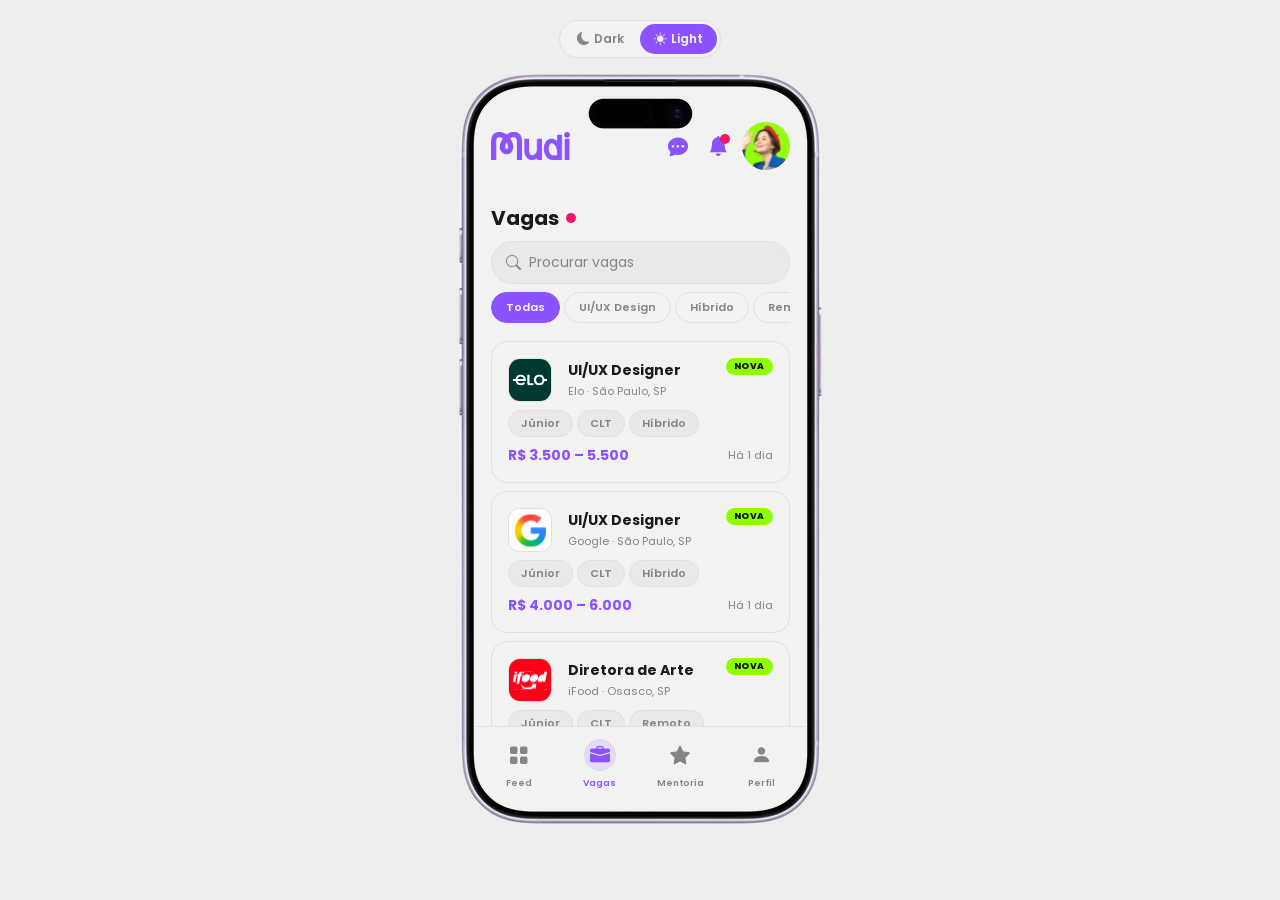
<file: vagas.html>
<!DOCTYPE html>
<html lang="pt-BR" data-theme="light">
  <head>
    <meta charset="UTF-8" />
    <meta name="viewport" content="width=device-width, initial-scale=1.0" />
    <title>Mudi</title>
    <link rel="icon" type="image/x-icon" href="./images/brand/mudi.png">
    <link rel="preconnect" href="https://fonts.googleapis.com">
    <link rel="preconnect" href="https://fonts.gstatic.com" crossorigin>
    <link
      href="https://fonts.googleapis.com/css2?family=Poppins:wght@300;400;500;600;700&display=swap"
      rel="stylesheet">
    <link rel="stylesheet"
      href="https://cdn.jsdelivr.net/npm/bootstrap-icons@1.11.3/font/bootstrap-icons.min.css">
    <link rel="stylesheet" href="sass/main.css" />
  </head>
  <body>

    <header class="top-bar">
      <nav class="mode-toggle" aria-label="Seleção de tema">
        <button class="mode-btn" aria-pressed="false" onclick="setMode('dark')">
          <i class="bi bi-moon-fill"></i> Dark
        </button>
        <button class="mode-btn active" aria-pressed="true"
          onclick="setMode('light')">
          <i class="bi bi-sun-fill"></i> Light
        </button>
      </nav>
    </header>

    <main class="phone-wrap" aria-label="Vagas Mudi">
      <img class="phone-wrap__mockup" src="images/mockup.png" alt
        aria-hidden="true">

      <article class="phone" id="phone">

        <!-- Header -->
        <header class="feed-header">
          <div class="feed-header__logo">
            <img src="images/brand/logo.png" alt="Mudi">
          </div>
          <div class="feed-header__actions">
            <a href="chat.html" class="btn-icon"
              aria-label="Chat da comunidade">
              <i class="bi bi-chat-dots-fill" aria-hidden="true"></i>
            </a>
            <button class="btn-icon" aria-label="Notificações"
              style="position:relative;">
              <i class="bi bi-bell-fill" aria-hidden="true"></i>
              <span class="notif-dot" aria-hidden="true"></span>
            </button>
            <a href="perfil.html" aria-label="Meu perfil">
              <div class="avatar avatar--green">
                <img src="./images/geral/usuarias/samara.svg" alt="Foto da Samara Duarte.">
              </div>
            </a>
          </div>
        </header>

        <!-- ── Lista de vagas ── -->
        <section id="vagas-list" aria-label="Vagas disponíveis">
          <header class="page-header">
            <h1 class="page-title">
              Vagas <span class="notif-dot"
                style="position:static;display:inline-block;"
                aria-label="Novas vagas"></span>
            </h1>
            <div class="search-bar">
              <i class="bi bi-search" aria-hidden="true"></i>
              <label class="visually-hidden" for="search-vagas">Buscar
                vagas</label>
              <input id="search-vagas" type="search"
                placeholder="Procurar vagas" />
            </div>
            <div class="filter-row" role="group" aria-label="Filtros">
              <button class="filter-chip on" aria-selected="true"
                onclick="toggleChip(this)">
                Todas
              </button>
              <button class="filter-chip" aria-selected="false"
                onclick="toggleChip(this)">
                UI/UX Design
              </button>
              <button class="filter-chip" aria-selected="false"
                onclick="toggleChip(this)">
                Híbrido
              </button>
              <button class="filter-chip" aria-selected="false"
                onclick="toggleChip(this)">
                Remoto
              </button>
              <button class="filter-chip" aria-selected="false"
                onclick="toggleChip(this)">
                Júnior
              </button>
              <button class="filter-chip" aria-selected="false"
                onclick="toggleChip(this)">
                Pleno
              </button>
              <button class="filter-chip" aria-selected="false"
                onclick="toggleChip(this)">
                CLT
              </button>
            </div>
          </header>

          <div class="scroll-area">
            <ul class="vaga-list" id="vaga-list-ul"
              aria-label="Lista de vagas"></ul>

            <!-- Carregar mais -->
            <div
              style="display:flex;justify-content:center;padding:var(--gap-md) 0 var(--gap-sm);">
              <button class="btn-sm btn-sm--ghost" id="btn-load-more"
                onclick="loadMore()">
                <i class="bi bi-arrow-clockwise" aria-hidden="true"></i>
                Carregar mais
              </button>
            </div>

            <div class="scroll-spacer"></div>
          </div>

          <nav class="bottom-nav" aria-label="Navegação principal">
            <a class="nav-item" href="feed.html" aria-label="Feed">
              <div class="nav-icon-wrap"><i class="bi bi-grid-fill"
                  aria-hidden="true"></i></div>
              <span class="nav-label">Feed</span>
            </a>
            <a class="nav-item active" href="vagas.html" aria-current="page"
              aria-label="Vagas">
              <div class="nav-icon-wrap"><i class="bi bi-briefcase-fill"
                  aria-hidden="true"></i></div>
              <span class="nav-label">Vagas</span>
            </a>
            <a class="nav-item" href="mentoria.html" aria-label="Mentoria">
              <div class="nav-icon-wrap"><i class="bi bi-star-fill"
                  aria-hidden="true"></i></div>
              <span class="nav-label">Mentoria</span>
            </a>
            <a class="nav-item" href="perfil.html" aria-label="Perfil">
              <div class="nav-icon-wrap"><i class="bi bi-person-fill"
                  aria-hidden="true"></i></div>
              <span class="nav-label">Perfil</span>
            </a>
          </nav>
        </section>

        <!-- ── Detalhe da vaga ── -->
        <section class="detail-view" id="vaga-detail" aria-hidden="true"
          aria-label="Detalhe da vaga">
          <header class="detail-header">
            <button class="back-btn" onclick="hideVaga()" aria-label="Voltar">
              <i class="bi bi-arrow-left" aria-hidden="true"></i>
            </button>
            <h2 class="detail-title" id="vd-title">Vaga</h2>
          </header>

          <div class="detail-scroll">

            <!-- Empresa + título -->
            <div
              style="display:flex;align-items:center;gap:var(--gap-md);margin-bottom:var(--gap-md);">
              <div class="vaga-logo"
                style="width:52px;height:52px;border-radius:14px;"
                id="vd-logo"></div>
              <div>
                <p
                  style="font-size:17px;font-weight:700;color:var(--text-contrast);"
                  id="vd-title2"></p>
                <p style="font-size:13px;color:var(--text-muted);"
                  id="vd-company"></p>
              </div>
            </div>

            <!-- Pills -->
            <div class="vaga-tags" id="vd-tags"
              style="flex-wrap:wrap;margin-bottom:var(--gap-md);"></div>

            <!-- Salário -->
            <div class="salary-box">
              <p class="salary-box__value" id="vd-salary"></p>
              <p class="salary-box__label">Faixa salarial mensal</p>
            </div>

            <!-- Sobre a empresa -->
            <p class="section-label">Sobre a empresa</p>
            <p class="body-text" id="vd-about-company"></p>

            <!-- Sobre a vaga -->
            <p class="section-label">Sobre a vaga</p>
            <p class="body-text" id="vd-about-role"></p>

            <!-- Responsabilidades -->
            <p class="section-label">O que você vai fazer</p>
            <ul class="requirements-list" id="vd-responsibilities"></ul>

            <!-- Requisitos obrigatórios -->
            <p class="section-label">Requisitos obrigatórios</p>
            <ul class="requirements-list" id="vd-requirements"></ul>

            <!-- Diferenciais -->
            <p class="section-label">Diferenciais</p>
            <ul class="requirements-list" id="vd-optional"></ul>

            <!-- Benefícios -->
            <p class="section-label">Benefícios</p>
            <ul class="requirements-list" id="vd-benefits"></ul>

            <!-- Crescimento -->
            <p class="section-label">Oportunidade de crescimento</p>
            <div class="growth-box" id="vd-growth">
              <p id="vd-growth-text"></p>
            </div>

            <!-- Processo seletivo -->
            <p class="section-label">Processo seletivo</p>
            <ul class="process-steps" id="vd-process"></ul>

            <!-- Contato -->
            <p class="section-label">Contato na empresa</p>
            <div class="vaga-contact">
              <div class="avatar" style="width:42px;height:42px;font-size:15px;"
                id="vd-recruiter-avatar"></div>
              <div class="vaga-contact__info">
                <p class="vaga-contact__name" id="vd-recruiter-name"></p>
                <p class="vaga-contact__role" id="vd-recruiter-role"></p>
              </div>
              <a href="chat.html" class="btn-sm btn-sm--purple"
                aria-label="Enviar mensagem">
                <i class="bi bi-chat-dots-fill" aria-hidden="true"></i>
              </a>
            </div>

            <!-- Rodapé fixo -->
            <div class="detail-cta-bar">
              <button id="cta-btn" class="btn-primary btn-primary--green"
                style="flex:1;"
                onclick="showToast('✓ Candidatura enviada pelo Mudi!')">
                <i class="bi bi-send-fill" aria-hidden="true"></i> Candidatar-se
                pelo Mudi
              </button>
              <button class="btn-outline btn-outline--icon" id="btn-save"
                onclick="toggleSave(this)" aria-label="Salvar vaga">
                <i class="bi bi-bookmark" id="save-icon" aria-hidden="true"></i>
              </button>
            </div>
          </div>

          <output class="toast" id="toast" role="status"
            aria-live="polite"></output>
        </section>

      </article>
    </main>

    <script>
      const vagas = [
        {
          title: 'UI/UX Designer',
          logoUrl: './images/geral/vagas/elo.svg',
          logoFallback: 'EL', logoFallbackColor: '#FFD700',
          company: 'Elo', location: 'São Paulo, SP',
          salary: 'R$ 3.500 – 5.500',
          isNew: true,
          pills: ['Júnior', 'CLT', 'Híbrido'],
          aboutCompany: 'A Elo é a primeira bandeira de cartões 100% brasileira, presente em mais de 2 milhões de estabelecimentos. O time de digital vem crescendo e investindo em experiência do usuário.',
          aboutRole: 'Você vai atuar no time de design criando interfaces para o app do portador Elo — telas de gastos, benefícios e cashback. Trabalho próximo com produto e engenharia.',
          responsibilities: ['Criar e refinar telas e componentes no Figma', 'Garantir consistência visual entre plataformas iOS e Android', 'Colaborar com times de produto e engenharia no handoff', 'Apoiar a evolução do Design System da Elo'],
          requirements: [{ text: 'Portfólio com cases de UI ou comunicação visual', req: true }, { text: 'Domínio de Figma', req: true }, { text: 'Senso estético apurado e atenção a detalhes', req: true }, { text: 'Capacidade de trabalhar em equipe multidisciplinar', req: true }],
          optional: [{ text: 'Experiência com produtos financeiros ou fintechs' }, { text: 'Noções de acessibilidade digital' }],
          benefits: [{ text: 'Plano de saúde e odontológico sem coparticipação' }, { text: 'VR + VA — R$ 950/mês' }, { text: 'PLR semestral' }, { text: 'Gympass' }, { text: 'Programa de desenvolvimento interno' }],
          growth: 'Time em expansão com plano de carreira estruturado — progressão para Pleno em 18–24 meses.',
          process: ['Triagem de portfólio', 'Entrevista com RH (30 min)', 'Apresentação de case para o time', 'Entrevista com liderança', 'Oferta'],
          recruiter: { name: 'Beatriz Almeida', photo: './images/geral/usuarias/beatriz.svg', role: 'Talent Acquisition · Elo', initial: 'B', color: '#F59E0B' },
          type: 'mudi',
        },
        {
          title: 'UI/UX Designer',
          logoUrl: './images/geral/vagas/google.svg',
          logoFallback: 'GO', logoFallbackColor: '#4285F4',
          company: 'Google', location: 'São Paulo, SP',
          salary: 'R$ 4.000 – 6.000',
          isNew: true,
          pills: ['Júnior', 'CLT', 'Híbrido'],
          aboutCompany: 'O Google Brasil tem um dos maiores times de design da região, com foco em produtos locais como Google Pay, Maps e Search. Ambiente de alto nível técnico e muita autonomia.',
          aboutRole: 'Vaga no time de Google Pay Brasil. Você vai apoiar a criação e refinamento de interfaces de pagamento para o cotidiano dos brasileiros, trabalhando próximo de designers sênior.',
          responsibilities: ['Criar e refinar interfaces do Google Pay sob orientação de designers sênior', 'Colaborar com times de produto e engenharia no handoff', 'Contribuir para o Design System global adaptado para LATAM', 'Participar de revisões de design com o time'],
          requirements: [{ text: 'Portfólio com cases de UI documentados', req: true }, { text: 'Inglês intermediário para leitura e reuniões', req: true }, { text: 'Domínio de Figma', req: true }, { text: 'Atenção a detalhes e consistência visual', req: true }],
          optional: [{ text: 'Experiência com pagamentos ou fintechs' }, { text: 'Conhecimento de acessibilidade (WCAG)' }, { text: 'Inglês fluente' }],
          benefits: [{ text: 'Plano de saúde premium sem coparticipação' }, { text: 'Refeição gratuita no escritório (SP)' }, { text: 'Bônus anual + participação em resultados' }, { text: 'Verba de educação — R$ 5.000/ano' }, { text: 'Licença parental de 6 meses para qualquer gênero' }],
          growth: 'Ambiente de alto aprendizado — progressão para Pleno em 18 meses com mentoria de designers sênior.',
          process: ['Triagem de portfólio pelo time de design', 'Phone screen com RH (30 min)', 'Portfólio review com designer sênior (1h)', 'Design challenge + apresentação (2h)', 'Entrevistas finais com liderança', 'Oferta'],
          recruiter: { name: 'Isabela Nunes', photo: './images/geral/usuarias/isabela.svg', role: 'Talent Acquisition · Google Brasil', initial: 'I', color: '#4285F4' },
          type: 'mudi',
        },
        {
          title: 'Diretora de Arte',
          logoUrl: './images/geral/vagas/ifood.svg',
          logoFallback: 'iF', logoFallbackColor: '#EA1D2C',
          company: 'iFood', location: 'Osasco, SP',
          salary: 'R$ 3.500 – 5.500',
          isNew: true,
          pills: ['Júnior', 'CLT', 'Remoto'],
          aboutCompany: 'O iFood conecta mais de 300 mil restaurantes a milhões de consumidores. O time de criação desenvolve campanhas, e-mail marketing e materiais institucionais para múltiplas plataformas.',
          aboutRole: 'Você vai atuar no time de criação do iFood desenvolvendo peças para campanhas digitais, e-mail marketing e materiais de evento, trabalhando próximo de designers sênior.',
          responsibilities: ['Criar peças para campanhas digitais e e-mail marketing', 'Desenvolver KVs e materiais para eventos e ações de marca', 'Garantir consistência com o guia de identidade do iFood', 'Apoiar o time de UI na criação de assets para o app'],
          requirements: [{ text: 'Portfólio com cases de comunicação visual ou direção de arte', req: true }, { text: 'Domínio de Photoshop e Illustrator', req: true }, { text: 'Noções de Figma', req: true }, { text: 'Senso estético apurado e atenção a detalhes', req: true }],
          optional: [{ text: 'Experiência com e-mail marketing' }, { text: 'Noções de motion design ou animação' }],
          benefits: [{ text: 'Plano de saúde Bradesco sem coparticipação' }, { text: 'Gympass Gold' }, { text: 'Crédito mensal de R$ 300 no iFood' }, { text: 'Home office kit completo (cadeira + monitor)' }, { text: 'Day off no aniversário' }],
          growth: 'Time em expansão — progressão para Pleno em 12–18 meses com acompanhamento de liderança.',
          process: ['Triagem de portfólio', 'Entrevista comportamental com RH (30 min)', 'Apresentação de case para o time', 'Papo com a liderança de criação', 'Oferta'],
          recruiter: { name: 'Juliana Melo', photo: './images/geral/usuarias/juliana.svg', role: 'People & Talent · iFood', initial: 'J', color: '#EF4444' },
          type: 'external',
        },
        {
          title: 'UI/UX Designer',
          logoUrl: './images/geral/vagas/itau.svg',
          logoFallback: 'IT', logoFallbackColor: '#EC7000',
          company: 'Itaú Unibanco', location: 'São Paulo, SP',
          salary: 'R$ 8.000 – 12.000',
          isNew: false,
          pills: ['Pleno', 'CLT', 'Híbrido'],
          aboutCompany: 'O Itaú é o maior banco privado da América Latina. O time de design digital tem mais de 300 pessoas trabalhando nos apps Itaú PF, PJ e produtos de investimentos.',
          aboutRole: 'Vaga no squad de interfaces do app Itaú PF. Você vai criar e refinar telas com foco em clareza visual e consistência — de fluxos de pagamento até comunicação dentro do app.',
          responsibilities: ['Criar e refinar interfaces do app Itaú PF', 'Garantir consistência com o Design System do Itaú', 'Colaborar com times de produto e engenharia no handoff', 'Documentar padrões e decisões de design'],
          requirements: [{ text: 'Portfólio com cases de UI mobile', req: true }, { text: 'Domínio avançado de Figma', req: true }, { text: 'Experiência com Design Systems', req: true }, { text: 'Atenção a detalhes e consistência visual', req: true }],
          optional: [{ text: 'Experiência com produtos financeiros' }, { text: 'Conhecimento de acessibilidade digital' }, { text: 'Noções de motion design' }],
          benefits: [{ text: 'Plano de saúde e odontológico sem coparticipação' }, { text: 'VR + VA — R$ 1.200/mês' }, { text: 'PLR até 2 salários por ano' }, { text: 'Previdência privada com match do Itaú' }, { text: 'Gympass + programa de bem-estar' }],
          growth: 'Plano de carreira consolidado — trilha IC ou gestão, com revisão anual de salário e promoção.',
          process: ['Triagem de portfólio pelo RH', 'Entrevista comportamental (45 min)', 'Desafio de design com 1 semana de prazo', 'Apresentação do desafio para o time', 'Entrevista final com liderança', 'Oferta'],
          recruiter: { name: 'Fernanda Queiroz', photo: './images/geral/usuarias/fernanda.svg', role: 'Talent Acquisition · Itaú', initial: 'F', color: '#3B82F6' },
          type: 'external',
        },
        {
          title: 'Diretora de Arte',
          logoUrl: './images/geral/vagas/mercado-livre.svg',
          logoFallback: 'ML', logoFallbackColor: '#FFE600',
          company: 'Mercado Livre', location: 'São Paulo, SP',
          salary: 'R$ 7.000 – 10.000',
          isNew: false,
          pills: ['Pleno', 'CLT', 'Remoto'],
          aboutCompany: 'O Mercado Livre é a maior plataforma de e-commerce e fintech da América Latina, com operações em 18 países. O time de criação desenvolve campanhas e peças visuais em escala.',
          aboutRole: 'Você vai atuar no time de criação do Mercado Livre desenvolvendo campanhas digitais, e-mail marketing e comunicação visual do ecossistema Mercado Pago e Mercado Livre.',
          responsibilities: ['Liderar a criação de campanhas digitais e e-mail marketing', 'Desenvolver KVs e materiais para ações de marca', 'Garantir consistência com o guia de identidade visual', 'Colaborar com times de marketing e produto'],
          requirements: [{ text: 'Portfólio com cases de direção de arte digital', req: true }, { text: 'Domínio de Photoshop, Illustrator e Figma', req: true }, { text: 'Experiência com e-mail marketing e campanhas digitais', req: true }, { text: 'Capacidade de trabalhar em múltiplos projetos simultâneos', req: true }],
          optional: [{ text: 'Experiência com e-commerce ou marketplace' }, { text: 'Noções de motion design' }, { text: 'Espanhol básico' }],
          benefits: [{ text: 'Plano de saúde premium sem coparticipação' }, { text: 'VR + VA — R$ 1.100/mês' }, { text: 'Stock options' }, { text: 'Verba de educação — R$ 3.000/ano' }, { text: 'Gympass' }],
          growth: 'Empresa com crescimento acelerado — progressão para Sênior em 18 meses com possibilidade de atuação regional.',
          process: ['Triagem de portfólio', 'Entrevista com RH (30 min)', 'Desafio criativo assíncrono', 'Apresentação do desafio para o time', 'Entrevista com liderança', 'Oferta'],
          recruiter: { name: 'Carolina Souza', photo: './images/geral/usuarias/carolina.svg', role: 'Tech Recruiter · Mercado Livre', initial: 'C', color: '#00C896' },
          type: 'external',
        },
        {
          title: 'UI/UX Designer',
          logoUrl: './images/geral/vagas/meta.svg',
          logoFallback: 'MT', logoFallbackColor: '#0866FF',
          company: 'Meta', location: 'São Paulo, SP',
          salary: 'R$ 4.000 – 6.500',
          isNew: false,
          pills: ['Júnior', 'CLT', 'Remoto'],
          aboutCompany: 'A Meta conecta bilhões de pessoas pelo mundo por meio do Facebook, Instagram e WhatsApp. O escritório de São Paulo é estratégico para produtos focados na América Latina.',
          aboutRole: 'Vaga no time de design do Instagram Brasil. Você vai apoiar a criação e refinamento de interfaces para features focadas no mercado brasileiro, sob orientação de designers sênior.',
          responsibilities: ['Criar e refinar interfaces do Instagram Brasil', 'Colaborar com times de produto e engenharia no handoff', 'Contribuir para o Design System global do Instagram', 'Participar de revisões de design com o time'],
          requirements: [{ text: 'Portfólio com cases de UI documentados', req: true }, { text: 'Inglês intermediário para leitura e reuniões', req: true }, { text: 'Domínio de Figma', req: true }, { text: 'Atenção a detalhes e consistência visual', req: true }],
          optional: [{ text: 'Experiência com produtos de redes sociais ou conteúdo' }, { text: 'Conhecimento de acessibilidade e design inclusivo' }, { text: 'Inglês fluente' }],
          benefits: [{ text: 'Plano de saúde premium sem coparticipação' }, { text: 'Refeição gratuita no escritório' }, { text: 'Bônus anual + RSUs (ações)' }, { text: 'Verba de educação — R$ 8.000/ano' }, { text: 'Licença parental de 6 meses para qualquer gênero' }],
          growth: 'Ambiente de alto aprendizado — progressão para Pleno em 18 meses com mentoria de designers sênior.',
          process: ['Triagem de portfólio', 'Recruiter screen (30 min)', 'Portfólio review com designer sênior (1h)', 'Design exercise assíncrono', 'Entrevistas finais com liderança', 'Oferta'],
          recruiter: { name: 'Larissa Campos', photo: './images/geral/usuarias/larissa.svg', role: 'Talent Acquisition · Meta Brasil', initial: 'L', color: '#0866FF' },
          type: 'external',
        },
        {
          title: 'UI/UX Designer',
          logoUrl: './images/geral/vagas/natura.svg',
          logoFallback: 'NA', logoFallbackColor: '#FF6B35',
          company: 'Natura', location: 'São Paulo, SP',
          salary: 'R$ 7.000 – 9.500',
          isNew: false,
          pills: ['Pleno', 'CLT', 'Híbrido'],
          aboutCompany: 'A Natura é a maior empresa de cosméticos da América Latina e referência global em sustentabilidade. O time de digital cuida dos produtos Natura, Avon e The Body Shop.',
          aboutRole: 'Você vai atuar no time de design digital da Natura criando interfaces para os apps e plataformas do grupo, com foco em simplicidade e acessibilidade.',
          responsibilities: ['Criar e refinar interfaces para os apps do grupo Natura', 'Garantir consistência com os Design Systems das marcas', 'Colaborar com times de produto, dados e engenharia', 'Garantir acessibilidade para diferentes perfis de usuário'],
          requirements: [{ text: 'Portfólio com cases de UI mobile documentados', req: true }, { text: 'Domínio de Figma', req: true }, { text: 'Sensibilidade para design inclusivo e acessível', req: true }, { text: 'Experiência com Design Systems', req: true }],
          optional: [{ text: 'Experiência com marcas de beleza ou lifestyle' }, { text: 'Conhecimento de acessibilidade (WCAG)' }, { text: 'Noções de motion design' }],
          benefits: [{ text: 'Plano de saúde e odontológico Bradesco' }, { text: 'VR + VA — R$ 900/mês' }, { text: 'Desconto de 50% em produtos Natura, Avon e TBS' }, { text: 'Programa de saúde mental (Zenklub)' }, { text: 'PLR semestral' }],
          growth: 'Posição no squad de maior impacto do time digital — progressão para Sênior em 18 meses.',
          process: ['Análise de portfólio', 'Entrevista com RH (45 min)', 'Apresentação de case para o time', 'Bate-papo com liderança', 'Oferta'],
          recruiter: { name: 'Camila Pires', photo: './images/geral/usuarias/camila.svg', role: 'Talent Acquisition · Natura', initial: 'C', color: '#F59E0B' },
          type: 'mudi',
        },
        {
          title: 'UI/UX Designer',
          logoUrl: './images/geral/vagas/nubank.svg',
          logoFallback: 'NU', logoFallbackColor: '#8A05BE',
          company: 'Nubank', location: 'São Paulo, SP',
          salary: 'R$ 8.000 – 15.000',
          isNew: false,
          pills: ['Pleno', 'CLT', 'Híbrido'],
          aboutCompany: 'O Nubank é uma das maiores fintechs do mundo, com mais de 90 milhões de clientes na América Latina. Design aqui é estratégia de negócio.',
          aboutRole: 'Vaga no squad de crescimento do app, responsável por criar e refinar interfaces para fluxos de onboarding e ativação de novos clientes.',
          responsibilities: ['Criar e refinar interfaces do app Nubank', 'Garantir consistência com o Design System do Nubank', 'Colaborar com times de produto e engenharia no handoff', 'Contribuir para a evolução de componentes do DS'],
          requirements: [{ text: 'Portfólio com cases de UI mobile', req: true }, { text: 'Domínio avançado de Figma — Auto Layout, Variables, Components', req: true }, { text: 'Experiência com Design Systems', req: true }, { text: 'Atenção obsessiva a detalhes visuais', req: true }],
          optional: [{ text: 'Experiência com produtos financeiros' }, { text: 'Inglês intermediário' }, { text: 'Noções de motion design' }],
          benefits: [{ text: 'Plano de saúde e odontológico sem coparticipação (Bradesco)' }, { text: 'VR + VA — R$ 1.100/mês' }, { text: 'Stock options após 6 meses' }, { text: 'Licença parental estendida — 6 meses para qualquer gênero' }, { text: 'Subsídio de home office (R$ 2.000 na entrada)' }],
          growth: 'Plano de carreira com ciclos semestrais de feedback. Progressão para Sênior em 18–24 meses.',
          process: ['Triagem de portfólio', 'Desafio técnico assíncrono (1 semana)', 'Entrevista com o time de design (1h)', 'Entrevista com PM e liderança (45 min)', 'Oferta'],
          recruiter: { name: 'Rafaela Torres', photo: './images/geral/usuarias/rafaela.svg', role: 'Tech Recruiter · Nubank', initial: 'R', color: '#7C3AED' },
          type: 'mudi',
        },
        {
          title: 'Diretora de Arte',
          logoUrl: './images/geral/vagas/shopee.svg',
          logoFallback: 'SH', logoFallbackColor: '#EE4D2D',
          company: 'Shopee', location: 'São Paulo, SP',
          salary: 'R$ 6.500 – 9.000',
          isNew: false,
          pills: ['Pleno', 'CLT', 'Híbrido'],
          aboutCompany: 'A Shopee é uma das maiores plataformas de e-commerce do Sudeste Asiático e está em forte expansão no Brasil. O time de criação local desenvolve campanhas adaptadas para o consumidor brasileiro.',
          aboutRole: 'Você vai liderar a criação visual de campanhas digitais, e-mail marketing e materiais promocionais da Shopee Brasil, garantindo consistência e qualidade em todas as peças.',
          responsibilities: ['Liderar a criação de campanhas digitais e e-mail marketing', 'Desenvolver KVs e materiais para ações promocionais', 'Garantir consistência com a identidade visual da Shopee', 'Colaborar com times de marketing e produto'],
          requirements: [{ text: 'Portfólio com cases de direção de arte digital', req: true }, { text: 'Domínio de Photoshop, Illustrator e Figma', req: true }, { text: 'Experiência com campanhas digitais em escala', req: true }, { text: 'Capacidade de trabalhar em ritmo acelerado', req: true }],
          optional: [{ text: 'Experiência com e-commerce ou marketplace' }, { text: 'Noções de motion design' }, { text: 'Inglês básico para comunicação com times regionais' }],
          benefits: [{ text: 'Plano de saúde sem coparticipação' }, { text: 'VR + VA — R$ 1.000/mês' }, { text: 'Bônus por performance' }, { text: 'Desconto em compras na Shopee' }, { text: 'Programa de saúde mental' }],
          growth: 'Empresa em expansão acelerada no Brasil — progressão para Sênior em 18 meses.',
          process: ['Triagem de portfólio', 'Entrevista com RH (30 min)', 'Desafio criativo (1 semana)', 'Apresentação para o time', 'Entrevista final com liderança', 'Oferta'],
          recruiter: { name: 'Priscila Monteiro', photo: './images/geral/usuarias/priscila.svg', role: 'Talent Acquisition · Shopee Brasil', initial: 'P', color: '#EE4D2D' },
          type: 'external',
        },
      ];
      
      // ── Render lista ──
      const ul = document.getElementById('vaga-list-ul');
      const dates = ['Há 1 dia', 'Há 1 dia', 'Há 2 dias', 'Há 1 semana', 'Há 3 dias', 'Há 2 semanas', 'Há 1 semana', 'Há 3 semanas', 'Há 8 dias'];

      vagas.forEach((v, i) => {
        const li = document.createElement('li');
        li.innerHTML = `
          <button class="vaga-card" onclick="showVaga(${i})" aria-label="${v.title} em ${v.company}">
            ${v.isNew ? '<span class="vaga-new">NOVA</span>' : ''}
            <div class="vaga-top">
              <div class="vaga-logo">
                <img src="${v.logoUrl}" alt="${v.company}"
                  onerror="this.outerHTML='<span style=\'font-weight:700;font-size:13px;color:${v.logoFallbackColor}\'>${v.logoFallback}</span>'">
              </div>
              <div>
                <p class="vaga-title">${v.title}</p>
                <p class="vaga-company">${v.company} · ${v.location}</p>
              </div>
            </div>
            <div class="vaga-tags">${v.pills.map(p => `<span class="pill pill--gray">${p}</span>`).join('')}</div>
            <div class="vaga-footer">
              <span class="vaga-salary">${v.salary}</span>
              <time class="vaga-date">${dates[i]}</time>
            </div>
          </button>`;
        ul.appendChild(li);
      });

      // ── Funções ──
      function setMode(mode) {
        document.documentElement.setAttribute('data-theme', mode);
        document.querySelectorAll('.mode-btn').forEach(btn => {
          const active = btn.textContent.trim().toLowerCase().startsWith(mode === 'dark' ? 'd' : 'l');
          btn.classList.toggle('active', active);
          btn.setAttribute('aria-pressed', active);
        });
      }

      function toggleChip(el) {
        document.querySelectorAll('.filter-chip').forEach(c => {
          c.classList.remove('on');
          c.setAttribute('aria-selected', 'false');
        });
        el.classList.add('on');
        el.setAttribute('aria-selected', 'true');
      }

      function openModal(id)  { document.getElementById(id).classList.add('open'); }
      function closeModal(id) { document.getElementById(id).classList.remove('open'); }

      function showToast(msg) {
        const t = document.getElementById('toast');
        t.textContent = msg; t.classList.add('show');
        setTimeout(() => t.classList.remove('show'), 2500);
      }

      function toggleSave(btn) {
        const saved = btn.classList.toggle('saved');
        document.getElementById('save-icon').className = saved ? 'bi bi-bookmark-fill' : 'bi bi-bookmark'; 
        if (saved) showToast('✓ Vaga salva!');
      }

      function loadMore() {
        const btn = document.getElementById('btn-load-more');
        btn.innerHTML = '<i class="bi bi-check-lg"></i> Todas as vagas carregadas';
        btn.disabled = true;
      }

      function showVaga(idx) {
        const v = vagas[idx];

        document.getElementById('vd-title').textContent   = v.title;
        document.getElementById('vd-title2').textContent  = v.title;
        document.getElementById('vd-company').textContent = `${v.company} · ${v.location}`;
        document.getElementById('vd-salary').textContent  = v.salary;

        const logoEl = document.getElementById('vd-logo');
        logoEl.innerHTML = `<img src="${v.logoUrl}" alt="${v.company}" style="width:100%;height:100%;object-fit:contain;"
          onerror="this.outerHTML='<span style=\\'font-weight:800;font-size:18px;color:${v.logoFallbackColor}\\'>${v.logoFallback}</span>'">`;

        document.getElementById('vd-tags').innerHTML = v.pills.map(p =>
          `<span class="pill pill--gray">${p}</span>`).join('');

        document.getElementById('vd-about-company').textContent = v.aboutCompany;
        document.getElementById('vd-about-role').textContent    = v.aboutRole;

        document.getElementById('vd-responsibilities').innerHTML = v.responsibilities.map(r => `
          <li class="req-item">${r}</li>`).join('');

        document.getElementById('vd-requirements').innerHTML = v.requirements.map(r => `
          <li class="req-item">${r.text}</li>`).join('');

        document.getElementById('vd-optional').innerHTML = v.optional.map(r => `
          <li class="req-item req-item--optional">${r.text}</li>`).join('');

        document.getElementById('vd-benefits').innerHTML = v.benefits.map(b => `
          <li class="req-item">${b.text}</li>`).join('');

        document.getElementById('vd-growth-text').textContent = v.growth;

        document.getElementById('vd-process').innerHTML = v.process.map((s, i) => `
          <li class="process-step">
            <span class="process-step__num">${i + 1}</span>
            <span class="process-step__label">${s}</span>
          </li>`).join('');

        const av = document.getElementById('vd-recruiter-avatar');
        av.innerHTML = `<img src="${v.recruiter.photo}" alt="Foto da ${v.recruiter.name}" style="width:100%;height:100%;object-fit:cover;border-radius:50%;">`;
        av.style.background = 'none';
        document.getElementById('vd-recruiter-name').textContent = v.recruiter.name;
        document.getElementById('vd-recruiter-role').textContent = v.recruiter.role;

        document.getElementById('btn-save').classList.remove('saved');
        document.getElementById('save-icon').className = 'bi bi-bookmark'; 

        document.getElementById('vagas-list').style.display = 'none';
        const d = document.getElementById('vaga-detail');
        d.classList.add('show');
        d.removeAttribute('aria-hidden');
        d.querySelector('.detail-scroll').scrollTop = 0;

        const ctaBtn = document.getElementById('cta-btn');
        if (v.type === 'mudi') { 
          ctaBtn.style.flex = '1';
          ctaBtn.onclick = () => showToast('✓ Candidatura enviada pelo Mudi!');
          ctaBtn.innerHTML = '<i class="bi bi-send-fill" aria-hidden="true"></i> Candidatar-se pelo Mudi';
        } else { 
          ctaBtn.style.flex = '1';
          ctaBtn.onclick = () => showToast('Abrindo vaga externa...');
          ctaBtn.innerHTML = '<i class="bi bi-box-arrow-up-right" aria-hidden="true"></i> Candidatura externa';
        }
      }

      function hideVaga() {
        document.getElementById('vagas-list').style.display = '';
        const d = document.getElementById('vaga-detail');
        d.classList.remove('show');
        d.setAttribute('aria-hidden', 'true');
      } 
    </script>
  </body>
</html>
</file>
<file: sass/main.css>
:root {
  --color-black: #1D2331;
  --color-blue: #4A6CF7;
  --color-gray-0: #F8F8F8;
  --color-gray-1: #EEEEEE;
  --color-gray-2: #E0E0E0;
  --color-gray-3: #868585;
  --color-gray-4: #444444;
  --color-gray-5: #1A1A1A;
  --color-gray-6: #111111;
  --color-green: #8EFF01;
  --color-green-light: #B5FF58;
  --color-pink: #EA196B;
  --color-purple: #8B53FE;
  --color-purple-dark: #6B3FCC;
  --color-purple-light: #BDA8EA;
  --color-white: #F2F2F2;
  --color-yellow: #FCF52B;
  --bg-card: var(--color-white);
  --bg-input: rgba(0, 0, 0, .04);
  --bg-page: var(--color-gray-1);
  --bg-surface: var(--color-white);
  --border-color: var(--color-gray-2);
  --radius-action: 999px;
  --radius-input: 12px;
  --radius-card: 16px;
  --radius-surface: 20px;
  --color-error: var(--color-pink);
  --color-info: var(--color-blue);
  --color-primary: var(--color-purple);
  --color-secondary: var(--color-green);
  --color-success: var(--color-green);
  --color-warning: var(--color-yellow);
  --text-contrast: var(--color-gray-5);
  --text-disabled: var(--color-gray-3);
  --text-main: var(--color-gray-5);
  --text-muted: var(--color-gray-3);
  --font-primary: 'Poppins', sans-serif;
  --font-size-2xs: 9px;
  --font-size-xs: 11px;
  --font-size-sm: 12px;
  --font-size-md: 14px;
  --font-size-lg: 16px;
  --font-size-xl: 20px;
  --font-size-2xl: 24px;
  --gap-2xs: 2px;
  --gap-xs: 4px;
  --gap-sm: 8px;
  --gap-md: 16px;
  --gap-lg: 24px;
  --gap-xl: 32px;
  --gap-2xl: 48px;
  --shadow-sm: 0 1px 4px rgba(0, 0, 0, .06);
  --shadow-md: 0 4px 16px rgba(0, 0, 0, .10);
  --shadow-lg: 0 8px 32px rgba(0, 0, 0, .18);
  --transition-fast: 0.15s ease;
  --transition-normal: 0.25s ease;
  --transition-slow: 0.4s cubic-bezier(.4, 0, .2, 1);
  --mockup-blend: screen;
}

[data-theme=dark] {
  --bg-card: #222222;
  --bg-input: rgba(255, 255, 255, .07);
  --bg-page: var(--color-gray-6);
  --bg-surface: var(--color-gray-5);
  --border-color: #333333;
  --text-contrast: var(--color-white);
  --text-disabled: #555555;
  --text-main: #CCCCCC;
  --text-muted: #888888;
}

*,
*::before,
*::after {
  -webkit-tap-highlight-color: transparent;
  box-sizing: border-box;
  margin: 0;
  padding: 0;
}

body {
  align-items: center;
  background: var(--bg-page);
  color: var(--text-main);
  display: flex;
  flex-direction: column;
  font-family: var(--font-primary);
  gap: var(--gap-md);
  justify-content: flex-start;
  min-height: 100vh;
  padding: 20px 16px 32px;
  transition: background var(--transition-normal), color var(--transition-normal);
}

a {
  color: inherit;
  text-decoration: none;
}

button {
  cursor: pointer;
  font-family: var(--font-primary);
}

img, svg {
  display: block;
}

ul {
  list-style: none;
}

.visually-hidden {
  clip: rect(0 0 0 0);
  clip-path: inset(50%);
  height: 1px;
  overflow: hidden;
  position: absolute;
  white-space: nowrap;
  width: 1px;
}

@keyframes float-anim {
  0%, 100% {
    transform: translateY(0);
  }
  50% {
    transform: translateY(-6px);
  }
}
@keyframes fade-in {
  from {
    opacity: 0;
    transform: translateY(8px);
  }
  to {
    opacity: 1;
    transform: translateY(0);
  }
}
@keyframes slide-up {
  from {
    transform: translateY(100%);
  }
  to {
    transform: translateY(0);
  }
}
@keyframes pop-in {
  0% {
    opacity: 0;
    transform: scale(0.85);
  }
  100% {
    opacity: 1;
    transform: scale(1);
  }
}
@keyframes pulse {
  0%, 100% {
    opacity: 1;
  }
  50% {
    opacity: 0.4;
  }
}
.float-anim {
  animation: float-anim 3s ease-in-out infinite;
}

.fade-in {
  animation: fade-in 0.35s ease both;
}

.top-bar {
  align-items: center;
  display: flex;
  gap: var(--gap-sm);
  justify-content: center;
}

.mode-toggle {
  background: var(--bg-card);
  border: 1px solid var(--border-color);
  border-radius: var(--radius-action);
  display: flex;
  gap: 2px;
  padding: 3px;
}

.mode-btn {
  align-items: center;
  background: transparent;
  border: none;
  border-radius: var(--radius-action);
  color: var(--text-muted);
  cursor: pointer;
  display: flex;
  font-family: var(--font-primary);
  font-size: var(--font-size-sm);
  font-weight: 600;
  gap: 4px;
  padding: 5px 14px;
  transition: all var(--transition-normal);
}
.mode-btn .bi {
  font-size: 13px;
}
.mode-btn.active, .mode-btn[aria-pressed=true] {
  background: var(--color-primary);
  color: var(--color-white);
}

.pill {
  align-items: center;
  border-radius: var(--radius-action);
  display: inline-flex;
  font-family: var(--font-primary);
  font-size: var(--font-size-xs);
  font-weight: 600;
  gap: 4px;
  padding: 4px 12px;
  white-space: nowrap;
}
.pill--glass {
  background: rgba(255, 255, 255, 0.15);
  border: 1px solid rgba(255, 255, 255, 0.2);
  color: var(--color-white);
}
.pill--gray {
  background: var(--bg-input);
  border: 1px solid var(--border-color);
  color: var(--text-muted);
}
.pill--green {
  background: rgba(142, 255, 1, 0.12);
  border: 1px solid rgba(142, 255, 1, 0.3);
  color: #5db800;
}
[data-theme=dark] .pill--green {
  color: var(--color-green);
}
.pill--green-solid {
  background: var(--color-secondary);
  color: var(--color-gray-6);
}
.pill--purple {
  background: rgba(139, 83, 254, 0.12);
  border: 1px solid rgba(139, 83, 254, 0.3);
  color: var(--color-primary);
}
.pill--blue {
  background: rgba(74, 108, 247, 0.12);
  border: 1px solid rgba(74, 108, 247, 0.3);
  color: var(--color-blue);
}
.pill--yellow {
  background: rgba(252, 245, 43, 0.15);
  border: 1px solid rgba(252, 245, 43, 0.35);
  color: #a89400;
}
[data-theme=dark] .pill--yellow {
  color: var(--color-yellow);
}
.pill--pink {
  background: rgba(234, 25, 107, 0.12);
  border: 1px solid rgba(234, 25, 107, 0.3);
  color: var(--color-pink);
}
.pill--level {
  background: rgba(139, 83, 254, 0.08);
  border: 1px solid rgba(139, 83, 254, 0.2);
  color: var(--color-primary);
  font-size: var(--font-size-2xs);
  letter-spacing: 0.04em;
  text-transform: uppercase;
}

.skill-tag {
  align-items: center;
  background: var(--bg-card);
  border: 1.5px solid var(--border-color);
  border-radius: var(--radius-action);
  color: var(--text-main);
  display: inline-flex;
  font-family: var(--font-primary);
  font-size: var(--font-size-sm);
  font-weight: 600;
  gap: var(--gap-xs);
  padding: 6px 14px;
  transition: border-color var(--transition-normal), background var(--transition-normal);
}
.skill-tag .bi {
  color: var(--color-primary);
  font-size: 13px;
}
.skill-tag--highlighted {
  background: rgba(139, 83, 254, 0.08);
  border-color: rgba(139, 83, 254, 0.3);
  color: var(--color-primary);
}

.btn-outline, .btn-primary {
  border: none;
  border-radius: var(--radius-action);
  cursor: pointer;
  font-family: var(--font-primary);
  font-weight: 700;
  transition: opacity var(--transition-fast), transform var(--transition-fast), background var(--transition-fast);
  width: 100%;
}
.btn-outline:active, .btn-primary:active {
  transform: scale(0.97);
}
.btn-outline:focus-visible, .btn-primary:focus-visible {
  outline: 2px solid var(--color-primary);
  outline-offset: 3px;
}

.btn-primary {
  font-size: var(--font-size-md);
  padding: 14px var(--gap-lg);
}
.btn-primary:hover {
  opacity: 0.88;
}
.btn-primary--green {
  background: var(--color-secondary);
  color: var(--color-gray-6);
}
.btn-primary--purple {
  background: var(--color-primary);
  color: var(--color-white);
}
.btn-primary--white {
  background: var(--color-white);
  color: var(--color-primary);
}

.btn-outline {
  background: transparent;
  border: 1.5px solid var(--border-color);
  color: var(--text-main);
  font-size: var(--font-size-md);
  padding: 13px var(--gap-lg);
}
.btn-outline:hover {
  background: rgba(255, 255, 255, 0.04);
}

.btn-sm {
  border: none;
  border-radius: var(--radius-action);
  cursor: pointer;
  font-family: var(--font-primary);
  font-size: var(--font-size-sm);
  font-weight: 600;
  padding: 7px var(--gap-md);
  transition: opacity var(--transition-fast);
  width: auto;
}
.btn-sm:hover {
  opacity: 0.85;
}
.btn-sm:focus-visible {
  outline: 2px solid var(--color-primary);
  outline-offset: 2px;
}
.btn-sm--green {
  background: var(--color-secondary);
  color: var(--color-gray-6);
}
.btn-sm--purple {
  background: var(--color-primary);
  color: var(--color-white);
}
.btn-sm--ghost {
  background: transparent;
  border: 1.5px solid var(--border-color);
  color: var(--text-main);
}

.btn-oauth {
  align-items: center;
  border-radius: var(--radius-action);
  border: 1.5px solid var(--border-color);
  cursor: pointer;
  display: flex;
  font-family: var(--font-primary);
  font-size: 13px;
  font-weight: 600;
  gap: var(--gap-sm);
  justify-content: center;
  margin-bottom: var(--gap-sm);
  padding: 12px var(--gap-md);
  transition: background var(--transition-normal);
  width: 100%;
  background: var(--bg-input);
  color: var(--text-contrast);
}
.btn-oauth:hover {
  background: var(--bg-card);
}
.btn-oauth--dark {
  background: rgba(255, 255, 255, 0.07);
  border-color: rgba(255, 255, 255, 0.14);
  color: rgba(255, 255, 255, 0.85);
}
.btn-oauth--dark:hover {
  background: rgba(255, 255, 255, 0.12);
}

.btn-skip {
  background: none;
  border: none;
  border-radius: var(--radius-action);
  color: rgba(255, 255, 255, 0.45);
  cursor: pointer;
  font-family: var(--font-primary);
  font-size: var(--font-size-sm);
  font-weight: 500;
  margin-top: var(--gap-md);
  padding: var(--gap-sm) 0;
  text-align: center;
  transition: color var(--transition-normal);
  width: 100%;
}
.btn-skip:hover {
  color: rgba(255, 255, 255, 0.75);
}

.btn-forgot {
  background: none;
  border: none;
  color: var(--color-primary);
  cursor: pointer;
  display: block;
  font-family: var(--font-primary);
  font-size: var(--font-size-sm);
  font-weight: 500;
  margin-bottom: var(--gap-md);
  padding: var(--gap-xs) 0;
  text-align: right;
  width: 100%;
}
.btn-forgot:hover {
  text-decoration: underline;
}

.btn-icon {
  align-items: center;
  background: transparent;
  border: none;
  border-radius: var(--radius-action);
  color: var(--color-primary);
  cursor: pointer;
  display: flex;
  font-size: var(--font-size-xl);
  height: var(--gap-xl);
  justify-content: center;
  padding: var(--gap-xs);
  position: relative;
  transition: color var(--transition-fast), background var(--transition-fast);
  width: var(--gap-xl);
}
.btn-icon:hover {
  background: var(--bg-input);
}
.btn-icon:focus-visible {
  outline: 2px solid var(--color-primary);
  outline-offset: 2px;
}

.back-btn {
  align-items: center;
  background: var(--bg-card);
  border: 1px solid var(--border-color);
  border-radius: 50%;
  color: var(--text-main);
  cursor: pointer;
  display: flex;
  flex-shrink: 0;
  height: 34px;
  justify-content: center;
  transition: background var(--transition-fast);
  width: 34px;
}
.back-btn:hover {
  background: var(--border-color);
}
.back-btn:focus-visible {
  outline: 2px solid var(--color-primary);
  outline-offset: 2px;
}

.input {
  background: var(--bg-input);
  border: 1.5px solid var(--border-color);
  border-radius: var(--radius-input);
  box-sizing: border-box;
  color: var(--text-contrast);
  display: block;
  font-family: var(--font-primary);
  font-size: var(--font-size-md);
  margin-bottom: var(--gap-sm);
  outline: none;
  padding: 12px 14px;
  transition: border-color var(--transition-normal), box-shadow var(--transition-normal);
  width: 100%;
}
.input::-moz-placeholder {
  color: var(--text-disabled);
}
.input::placeholder {
  color: var(--text-disabled);
}
.input:focus {
  border-color: var(--color-primary);
  box-shadow: 0 0 0 3px rgba(139, 83, 254, 0.12);
}
.input:invalid:not(:-moz-placeholder) {
  border-color: var(--color-error);
  box-shadow: 0 0 0 3px rgba(234, 25, 107, 0.1);
}
.input:invalid:not(:placeholder-shown) {
  border-color: var(--color-error);
  box-shadow: 0 0 0 3px rgba(234, 25, 107, 0.1);
}

.input--dark {
  background: rgba(255, 255, 255, 0.07);
  border-color: rgba(255, 255, 255, 0.12);
  color: var(--color-white);
}
.input--dark::-moz-placeholder {
  color: rgba(255, 255, 255, 0.3);
}
.input--dark::placeholder {
  color: rgba(255, 255, 255, 0.3);
}
.input--dark:focus {
  border-color: var(--color-primary);
}

.input-select {
  -webkit-appearance: none;
     -moz-appearance: none;
          appearance: none;
  background: var(--bg-input) url("data:image/svg+xml,%3Csvg xmlns='http://www.w3.org/2000/svg' width='12' height='12' viewBox='0 0 16 16'%3E%3Cpath fill='%23888' d='M7.247 11.14L2.451 5.658C1.885 5.013 2.345 4 3.204 4h9.592a1 1 0 0 1 .753 1.659l-4.796 5.48a1 1 0 0 1-1.506 0z'/%3E%3C/svg%3E") no-repeat right 14px center;
  border: 1.5px solid var(--border-color);
  border-radius: var(--radius-input);
  box-sizing: border-box;
  color: var(--text-contrast);
  cursor: pointer;
  display: block;
  font-family: var(--font-primary);
  font-size: var(--font-size-md);
  margin-bottom: var(--gap-sm);
  outline: none;
  padding: 12px 36px 12px 14px;
  transition: border-color var(--transition-normal);
  width: 100%;
}
.input-select:focus {
  border-color: var(--color-primary);
}

.input-select--dark {
  background-color: rgba(255, 255, 255, 0.07);
  border-color: rgba(255, 255, 255, 0.12);
  color: var(--color-white);
}

.input-count {
  color: var(--text-muted);
  font-size: var(--font-size-xs);
  margin-bottom: var(--gap-sm);
  margin-top: calc(var(--gap-xs) * -1);
  text-align: right;
}

.field-label {
  color: var(--text-muted);
  display: block;
  font-size: var(--font-size-xs);
  font-weight: 600;
  letter-spacing: 0.04em;
  margin-bottom: var(--gap-xs);
  text-transform: uppercase;
}

.field-label--dark {
  color: rgba(255, 255, 255, 0.5);
}

.search-bar {
  align-items: center;
  background: var(--bg-input);
  border: 1.5px solid var(--border-color);
  border-radius: var(--radius-action);
  display: flex;
  gap: var(--gap-sm);
  margin-bottom: var(--gap-sm);
  padding: 9px 14px;
  transition: border-color var(--transition-normal), box-shadow var(--transition-normal);
}
.search-bar:focus-within {
  border-color: var(--color-primary);
  box-shadow: 0 0 0 3px rgba(139, 83, 254, 0.1);
}
.search-bar input {
  background: none;
  border: none;
  color: var(--text-main);
  flex: 1;
  font-family: var(--font-primary);
  font-size: var(--font-size-md);
  outline: none;
}
.search-bar input::-moz-placeholder {
  color: var(--text-disabled);
}
.search-bar input::placeholder {
  color: var(--text-disabled);
}
.search-bar .bi {
  color: var(--text-muted);
  flex-shrink: 0;
  font-size: 15px;
}

.filter-row {
  display: flex;
  flex-wrap: nowrap;
  gap: var(--gap-xs);
  margin-bottom: var(--gap-md);
  overflow-x: auto;
  padding-bottom: 2px;
  scrollbar-width: none;
}
.filter-row::-webkit-scrollbar {
  display: none;
}

.filter-chip {
  background: var(--bg-card);
  border: 1.5px solid var(--border-color);
  border-radius: var(--radius-action);
  color: var(--text-muted);
  cursor: pointer;
  flex-shrink: 0;
  font-family: var(--font-primary);
  font-size: var(--font-size-xs);
  font-weight: 600;
  padding: 6px 14px;
  transition: all var(--transition-normal);
  white-space: nowrap;
}
.filter-chip:focus-visible {
  outline: 2px solid var(--color-primary);
  outline-offset: 2px;
}
.filter-chip.on, .filter-chip[aria-selected=true] {
  background: var(--color-primary);
  border-color: var(--color-primary);
  color: var(--color-white);
}

.tab-row {
  background: var(--bg-input);
  border: 1.5px solid var(--border-color);
  border-radius: var(--radius-input);
  display: flex;
  flex-shrink: 0;
  gap: 3px;
  margin-bottom: var(--gap-md);
  padding: 3px;
}

.tab {
  background: transparent;
  border: none;
  border-radius: var(--radius-action);
  color: var(--text-muted);
  cursor: pointer;
  flex: 1;
  font-family: var(--font-primary);
  font-size: var(--font-size-sm);
  font-weight: 600;
  padding: 9px;
  transition: all var(--transition-normal);
}
.tab:focus-visible {
  outline: 2px solid var(--color-primary);
  outline-offset: 2px;
}
.tab--active, .tab[aria-selected=true] {
  background: var(--color-primary);
  color: var(--color-white);
}

.auth-form--hidden {
  display: none;
}

.auth-divider {
  align-items: center;
  display: flex;
  gap: var(--gap-sm);
  margin: var(--gap-sm) 0 var(--gap-md);
}
.auth-divider__line {
  flex: 1;
  height: 1px;
  background: var(--border-color);
}
.auth-divider__text {
  color: var(--text-muted);
  font-size: var(--font-size-xs);
  font-weight: 500;
  white-space: nowrap;
}

.auth-divider--dark .auth-divider__line {
  background: rgba(255, 255, 255, 0.12);
}
.auth-divider--dark .auth-divider__text {
  color: rgba(255, 255, 255, 0.4);
}

.auth-legal {
  color: var(--text-muted);
  font-size: var(--font-size-xs);
  line-height: 1.7;
  margin-top: var(--gap-md);
  text-align: center;
}
.auth-legal a {
  color: var(--color-primary);
  text-decoration: none;
}
.auth-legal a:hover {
  text-decoration: underline;
}

.auth-legal--dark {
  color: rgba(255, 255, 255, 0.3);
}
.auth-legal--dark a {
  color: var(--color-purple-light);
}

.upload-area {
  border: 2px dashed var(--border-color);
  border-radius: var(--radius-card);
  cursor: pointer;
  margin-bottom: var(--gap-md);
  padding: var(--gap-lg);
  text-align: center;
  transition: border-color var(--transition-normal);
}
.upload-area:hover, .upload-area:focus-within {
  border-color: var(--color-secondary);
}
.upload-area__icon {
  font-size: 24px;
  margin-bottom: 4px;
}
.upload-area__label {
  color: var(--text-muted);
  font-size: var(--font-size-sm);
}

.phone-wrap {
  height: 750px;
  margin: 0 auto;
  position: relative;
  width: 363px;
}

.phone-wrap__mockup {
  height: 100%;
  left: 0;
  pointer-events: none;
  position: absolute;
  top: 0;
  width: 100%;
  z-index: 10;
}

.ob-screen {
  border-radius: 56px;
  bottom: 7px;
  left: 10px;
  overflow: hidden;
  position: absolute;
  right: 10px;
  top: 8px;
  z-index: 1;
}

.phone {
  background: var(--bg-surface);
  border-radius: 78px;
  display: flex;
  flex-direction: column;
  height: 100%;
  overflow: hidden;
  padding: var(--gap-md);
  position: relative;
}

.scroll-area {
  flex: 1;
  overflow-y: auto;
  -webkit-overflow-scrolling: touch;
  scrollbar-width: none;
}
.scroll-area::-webkit-scrollbar {
  display: none;
}

.scroll-spacer {
  height: 16px;
}

.bottom-nav {
  align-items: flex-start;
  background: var(--bg-surface);
  border-top: 1px solid var(--border-color);
  display: flex;
  flex-shrink: 0;
  justify-content: space-around;
  padding: var(--gap-sm) var(--gap-xs) var(--gap-md);
}

.nav-item {
  align-items: center;
  color: var(--color-gray-3);
  display: flex;
  flex: 1;
  flex-direction: column;
  font-family: var(--font-primary);
  font-size: var(--font-size-xl);
  font-weight: 600;
  gap: var(--gap-sm);
  padding: var(--gap-xs) var(--gap-xs);
  text-decoration: none;
  transition: color var(--transition-normal);
}
.nav-item:focus-visible {
  border-radius: var(--radius-card);
  outline: 2px solid var(--color-primary);
  outline-offset: 2px;
}

.nav-icon-wrap {
  align-items: center;
  border-radius: var(--radius-action);
  display: flex;
  height: var(--gap-xl);
  justify-content: center;
  position: relative;
  transition: background var(--transition-normal), color var(--transition-normal);
  width: var(--gap-xl);
}

.nav-label {
  font-size: var(--font-size-2xs);
  font-weight: 600;
  line-height: 1;
}

.nav-item.active .nav-icon-wrap,
.nav-item[aria-current=page] .nav-icon-wrap {
  background: rgba(139, 83, 254, 0.15);
}

.nav-item.active,
.nav-item[aria-current=page] {
  color: var(--color-primary);
}

.nav-notif {
  background: var(--color-error);
  border: 2px solid var(--bg-surface);
  border-radius: 50%;
  height: 8px;
  position: absolute;
  right: 6px;
  top: 4px;
  width: 8px;
}

.page-header {
  flex-shrink: 0;
  padding: 0 var(--gap-md) 0 var(--gap-md);
}

.page-title {
  align-items: center;
  color: var(--text-contrast);
  display: inline-flex;
  font-size: var(--font-size-xl);
  font-weight: 700;
  gap: var(--gap-xs);
  margin-bottom: var(--gap-sm);
}

.page-subtitle {
  color: var(--text-muted);
  font-size: var(--font-size-sm);
  margin-bottom: var(--gap-md);
}

.modal-overlay {
  align-items: flex-end;
  background: rgba(0, 0, 0, 0.55);
  bottom: 0;
  display: flex;
  inset: 0;
  justify-content: center;
  left: 0;
  opacity: 0;
  pointer-events: none;
  position: absolute;
  right: 0;
  top: 0;
  transition: opacity var(--transition-normal);
  z-index: 9;
}
.modal-overlay.open {
  opacity: 1;
  pointer-events: all;
}
.modal-overlay.open .modal-sheet {
  transform: translateY(0);
}

.modal-sheet {
  background: var(--bg-surface);
  border-radius: var(--radius-surface) var(--radius-surface) 0 0;
  max-height: 85vh;
  overflow-y: auto;
  padding: var(--gap-sm) var(--gap-md) var(--gap-2xl);
  scrollbar-width: none;
  transform: translateY(100%);
  transition: transform var(--transition-slow);
  width: 91%;
}

.modal-handle {
  background: var(--border-color);
  border-radius: var(--radius-action);
  height: 4px;
  margin: 0 auto var(--gap-md);
  width: 40px;
}

.modal-heading {
  color: var(--text-contrast);
  font-size: var(--font-size-lg);
  font-weight: 700;
  margin-bottom: var(--gap-md);
}

.modal-sub {
  color: var(--text-muted);
  font-size: var(--font-size-sm);
  margin-bottom: var(--gap-md);
}

.modal-actions {
  margin-bottom: var(--gap-md);
}

.toast {
  background: var(--color-gray-5);
  border-radius: var(--radius-action);
  bottom: 88px;
  color: var(--color-white);
  font-family: var(--font-primary);
  font-size: var(--font-size-sm);
  font-weight: 600;
  left: 50%;
  opacity: 0;
  padding: 10px 20px;
  pointer-events: none;
  position: absolute;
  transform: translateX(-50%) translateY(8px);
  transition: opacity 0.3s, transform 0.3s;
  white-space: nowrap;
  z-index: 200;
}
.toast.show {
  opacity: 1;
  transform: translateX(-50%) translateY(0);
}

.story-overlay {
  border-radius: 78px;
  bottom: 0;
  left: 0;
  opacity: 0;
  padding: 11px;
  pointer-events: none;
  position: absolute;
  right: 0;
  top: 0;
  transition: opacity var(--transition-normal);
  z-index: 9;
}
.story-overlay.open {
  opacity: 1;
  pointer-events: all;
}

.story-viewer {
  display: flex;
  flex-direction: column;
  height: 100%;
  padding: var(--gap-2xl) var(--gap-lg) var(--gap-lg);
  position: relative;
  z-index: 2;
}

.story-bg {
  background-position: center top;
  background-size: cover;
  bottom: 0;
  left: 0;
  position: absolute;
  right: 0;
  top: 0;
  z-index: 0;
}

.story-bg-overlay {
  bottom: 0;
  left: 0;
  position: absolute;
  right: 0;
  top: 0;
  z-index: 1;
}

.story-nav {
  bottom: 47px;
  height: 72%;
  position: absolute;
  top: 125px;
  width: 50%;
  z-index: 3;
}
.story-nav--prev {
  left: 0;
}
.story-nav--next {
  right: 0;
}

.story-bars {
  display: flex;
  gap: 3px;
  margin-bottom: var(--gap-sm);
  position: relative;
  z-index: 10;
}

.story-bar {
  background: rgba(255, 255, 255, 0.35);
  border-radius: var(--radius-action);
  flex: 1;
  height: 2px;
  overflow: hidden;
}
.story-bar__fill {
  background: var(--color-white);
  height: 100%;
  width: 0%;
}
.story-bar__fill.done {
  width: 100%;
}

@keyframes story-fill {
  from {
    width: 0%;
  }
  to {
    width: 100%;
  }
}
.story-viewer__header {
  align-items: center;
  display: flex;
  gap: var(--gap-sm);
  margin-bottom: auto;
  position: relative;
  z-index: 10;
}
.story-viewer__header .btn-icon {
  color: var(--color-white);
  margin-left: auto;
}

.story-viewer__name {
  color: var(--color-white);
  font-size: 13px;
  font-weight: 600;
}

.story-viewer__time {
  color: rgba(255, 255, 255, 0.65);
  font-size: var(--font-size-xs);
}

.story-viewer__reply {
  align-items: center;
  display: flex;
  gap: var(--gap-sm);
  position: relative;
  z-index: 10;
}
.story-viewer__reply .input {
  background: rgba(255, 255, 255, 0.15);
  border-color: rgba(255, 255, 255, 0.4);
  color: var(--color-white);
  flex: 1;
  margin-bottom: 0;
}
.story-viewer__reply .input::-moz-placeholder {
  color: rgba(255, 255, 255, 0.6);
}
.story-viewer__reply .input::placeholder {
  color: rgba(255, 255, 255, 0.6);
}
.story-viewer__reply .input:focus {
  border-color: var(--color-white);
}

.ob-slide {
  display: flex;
  flex-direction: column;
  inset: 0;
  opacity: 0;
  overflow: hidden;
  padding: var(--gap-2xl) var(--gap-lg) var(--gap-lg);
  pointer-events: none;
  position: absolute;
  transform: translateX(100%);
  transition: opacity 0.4s ease, transform var(--transition-slow);
}
.ob-slide.active {
  opacity: 1;
  pointer-events: all;
  transform: translateX(0);
}
.ob-slide.exit {
  opacity: 0;
  transform: translateX(-60px);
}
.ob-slide--purple {
  background: var(--color-primary);
}
.ob-slide--splash {
  align-items: center;
  background: var(--color-primary);
  justify-content: center;
}
.ob-slide--auth {
  background: var(--bg-surface);
  overflow-y: auto;
  padding-bottom: var(--gap-xl);
}
.ob-slide--auth .ob-title {
  color: var(--text-contrast);
  margin-top: var(--gap-lg);
}

.ob-illus {
  align-items: center;
  background: rgba(255, 255, 255, 0.06);
  border: 1px solid rgba(255, 255, 255, 0.1);
  border-radius: var(--radius-surface);
  display: flex;
  flex-direction: column;
  flex-shrink: 0;
  gap: var(--gap-md);
  height: 372px;
  justify-content: end;
  margin-bottom: var(--gap-lg);
  overflow: hidden;
  position: relative;
  width: 100%;
}
.ob-illus--photo {
  border: 1px solid rgba(255, 255, 255, 0.2);
  padding: 0;
}
.ob-illus--photo img {
  -o-object-fit: cover;
     object-fit: cover;
  -o-object-position: top center;
     object-position: top center;
}
.ob-illus--photo .ob-illus__overlay {
  background: linear-gradient(to top, rgba(0, 0, 0, 0.6) 0%, transparent 50%);
  bottom: 0;
  left: 0;
  position: absolute;
  right: 0;
  top: 0;
}
.ob-illus--photo .ob-illus__caption {
  bottom: var(--gap-md);
  left: var(--gap-md);
  position: absolute;
}

.ob-splash {
  align-items: center;
  display: flex;
  justify-content: center;
}

.ob-splash__logo path {
  fill: transparent;
  stroke: var(--color-white);
  stroke-width: 3;
  stroke-dasharray: 2000;
  stroke-dashoffset: 2000;
}

.ob-splash__logo path:nth-child(1) {
  animation: draw 0.8s ease forwards 0s, fill 0.3s ease forwards 0.8s;
}

.ob-splash__logo path:nth-child(2) {
  animation: draw 0.8s ease forwards 0.6s, fill 0.3s ease forwards 1.4s;
}

.ob-splash__logo path:nth-child(3) {
  animation: draw 0.8s ease forwards 1.2s, fill 0.3s ease forwards 2s;
}

.ob-splash__logo path:nth-child(4) {
  animation: draw 0.8s ease forwards 1.8s, fill 0.3s ease forwards 2.6s;
}

@keyframes draw {
  to {
    stroke-dashoffset: 0;
  }
}
@keyframes fill {
  to {
    fill: var(--color-white);
    stroke: transparent;
  }
}
.ob-avatar {
  align-items: center;
  background: rgba(142, 255, 1, 0.08);
  border: 2px solid rgba(142, 255, 1, 0.3);
  border-radius: 50%;
  display: flex;
  height: 100px;
  justify-content: center;
  overflow: hidden;
  width: 100px;
}
.ob-avatar img {
  height: 100%;
  -o-object-fit: cover;
     object-fit: cover;
  width: 100%;
}
.ob-avatar__inner {
  align-items: center;
  background: rgba(142, 255, 1, 0.18);
  border: 2px solid rgba(142, 255, 1, 0.5);
  border-radius: 50%;
  display: flex;
  height: 66px;
  justify-content: center;
  overflow: hidden;
  width: 66px;
}
.ob-avatar__inner img {
  height: 100%;
  -o-object-fit: cover;
     object-fit: cover;
  width: 100%;
}

.ob-chat {
  display: flex;
  flex-direction: column;
  gap: var(--gap-sm);
  width: 85%;
}
.ob-chat__bubble {
  border-radius: var(--radius-card);
  font-size: 11px;
  line-height: 1.5;
  margin: 0;
  max-width: 85%;
  padding: 10px 14px;
}
.ob-chat__bubble--in {
  align-self: flex-start;
  background: rgba(255, 255, 255, 0.72);
  border: 1px solid rgba(255, 255, 255, 0.2);
  color: var(--color-gray-5);
}
.ob-chat__bubble--out {
  align-self: flex-end;
  background: var(--color-green);
  border: 1px solid rgba(255, 255, 255, 0.1);
  color: var(--color-gray-6);
  font-weight: 500;
}

.ob-community {
  align-items: center;
  display: flex;
}
.ob-community__avatar {
  align-items: center;
  border: 2px solid var(--color-primary);
  border-radius: 50%;
  display: flex;
  flex-shrink: 0;
  height: 40px;
  justify-content: center;
  margin-right: -12px;
  overflow: hidden;
  width: 40px;
}
.ob-community__avatar img {
  height: 100%;
  -o-object-fit: cover;
     object-fit: cover;
  width: 100%;
}
.ob-community__avatar--dark {
  background: var(--color-gray-6);
}
.ob-community__avatar--green {
  background: var(--color-green);
}
.ob-community__avatar--white {
  background: var(--color-white);
}
.ob-community__avatar--more {
  align-items: center;
  background: rgba(255, 255, 255, 0.2);
  border: 2px solid rgba(255, 255, 255, 0.5);
  color: var(--color-white);
  display: flex;
  font-family: var(--font-primary);
  font-size: var(--font-size-xs);
  font-weight: 700;
  justify-content: center;
  margin-left: -12px;
  margin-right: 0;
}

.ob-pills {
  display: flex;
  flex-wrap: wrap;
  gap: var(--gap-sm);
  justify-content: center;
  padding: 0 var(--gap-sm);
}

.ob-dots {
  display: flex;
  flex-shrink: 0;
  gap: 5px;
  justify-content: center;
  margin-bottom: var(--gap-md);
}

.ob-dot {
  background: rgba(255, 255, 255, 0.25);
  border-radius: var(--radius-action);
  height: 5px;
  transition: all 0.3s ease;
  width: 5px;
}
.ob-dot--active {
  width: 22px;
}
.ob-dot--green {
  background: var(--color-green);
}
.ob-dot--light {
  background: rgba(255, 255, 255, 0.3);
}
.ob-dot--white {
  background: var(--color-white);
}

.ob-title {
  color: rgba(255, 255, 255, 0.95);
  flex-shrink: 0;
  font-size: 22px;
  font-weight: 700;
  line-height: 1.3;
  margin-bottom: var(--gap-sm);
}
.ob-title--white {
  color: var(--color-white);
}
.ob-title--dark {
  color: var(--text-contrast);
}

.ob-body {
  color: rgba(255, 255, 255, 0.6);
  flex-shrink: 0;
  font-size: 13px;
  line-height: 1.65;
  margin-bottom: var(--gap-lg);
}
.ob-body--white {
  color: rgba(255, 255, 255, 0.75);
}
.ob-body--dark {
  color: var(--text-muted);
}

.ob-footer {
  display: flex;
  flex-direction: column;
  margin-top: auto;
}

.avatar {
  align-items: center;
  border-radius: 50%;
  display: flex;
  flex-shrink: 0;
  font-weight: 700;
  height: var(--gap-2xl);
  justify-content: center;
  overflow: hidden;
  width: var(--gap-2xl);
}
.avatar--green {
  background: rgba(142, 255, 1, 0.18);
  color: #5db800;
}
.avatar--purple {
  background: rgba(139, 83, 254, 0.18);
  color: var(--color-primary);
}
.avatar--pink {
  background: rgba(234, 25, 107, 0.15);
  color: var(--color-pink);
}
.avatar--gradient {
  background: linear-gradient(135deg, var(--color-primary), var(--color-secondary));
  color: var(--color-gray-6);
}
[data-theme=dark] .avatar--green {
  color: var(--color-green);
}
.avatar img {
  height: 100%;
  -o-object-fit: cover;
     object-fit: cover;
  width: 100%;
}

.feed-header {
  align-items: center;
  border-bottom: 1px solid transparent;
  display: flex;
  flex-shrink: 0;
  justify-content: space-between;
  padding: var(--gap-xl) var(--gap-md) var(--gap-md);
}
.feed-header.scrolled {
  border-bottom-color: var(--border-color);
}

.feed-header__logo {
  align-items: center;
  display: flex;
  height: 28px;
}
.feed-header__logo img {
  height: 100%;
  -o-object-fit: contain;
     object-fit: contain;
  width: auto;
}

.feed-header__actions {
  align-items: center;
  display: flex;
  gap: var(--gap-sm);
}

.feed-stories {
  display: flex;
  gap: var(--gap-md);
  overflow-x: auto;
  padding: 0 var(--gap-md) var(--gap-md);
  scrollbar-width: none;
}
.feed-stories::-webkit-scrollbar {
  display: none;
}

.story-item {
  align-items: center;
  display: flex;
  flex-direction: column;
  flex-shrink: 0;
  gap: var(--gap-xs);
}

.story-ring {
  background: linear-gradient(135deg, var(--color-primary), var(--color-secondary));
  border-radius: 50%;
  padding: 2px;
}

.story-inner {
  align-items: center;
  background: var(--bg-surface);
  border: 2px solid var(--bg-surface);
  border-radius: 50%;
  display: flex;
  font-weight: 700;
  height: 52px;
  justify-content: center;
  overflow: hidden;
  width: 52px;
}
.story-inner img {
  height: 100%;
  -o-object-fit: cover;
     object-fit: cover;
  width: 100%;
}

.story-add {
  align-items: center;
  background: var(--bg-card);
  border: 2px dashed var(--border-color);
  border-radius: 50%;
  cursor: pointer;
  display: flex;
  font-size: 22px;
  height: 52px;
  justify-content: center;
  transition: border-color var(--transition-normal);
  width: 52px;
}
.story-add:hover {
  border-color: var(--color-secondary);
}

.story-name {
  color: var(--text-muted);
  font-family: var(--font-primary);
  font-size: var(--font-size-2xs);
  text-align: center;
}

.composer {
  align-items: center;
  background: var(--bg-card);
  border: 1.5px solid var(--border-color);
  border-radius: var(--radius-action);
  cursor: pointer;
  display: flex;
  gap: var(--gap-sm);
  margin: 0 var(--gap-md) var(--gap-md);
  padding: var(--gap-sm) var(--gap-md);
  transition: box-shadow var(--transition-fast);
  width: -webkit-fill-available;
  width: -moz-available;
  width: stretch;
}
.composer:hover {
  box-shadow: var(--shadow-sm);
}

.composer__placeholder {
  color: var(--text-disabled);
  flex: 1;
  font-family: var(--font-primary);
  font-size: var(--font-size-sm);
  text-align: start;
}

.composer__btn {
  background: var(--color-secondary);
  border: none;
  border-radius: var(--radius-action);
  color: var(--color-gray-6);
  cursor: pointer;
  font-family: var(--font-primary);
  font-size: var(--font-size-sm);
  font-weight: 700;
  padding: 6px 14px;
}

.feed-post {
  background: var(--bg-card);
  border: 1px solid var(--border-color);
  border-radius: var(--radius-card);
  display: flex;
  flex-direction: column;
  gap: var(--gap-sm);
  margin: 0 var(--gap-md) var(--gap-md);
  padding: var(--gap-md);
  transition: box-shadow var(--transition-fast);
}
.feed-post:hover {
  box-shadow: var(--shadow-md);
}

.post-header {
  align-items: center;
  display: flex;
  gap: var(--gap-sm);
}

.post-meta {
  flex: 1;
  min-width: 0;
}

.post-name {
  color: var(--text-contrast);
  font-size: 13px;
  font-weight: 600;
  overflow: hidden;
  text-overflow: ellipsis;
  white-space: nowrap;
}

.post-role {
  color: var(--text-muted);
  font-size: var(--font-size-xs);
  margin-top: 1px;
}

.post-time {
  color: var(--text-muted);
  font-size: var(--font-size-2xs);
  margin-top: 1px;
}

.post-img {
  border-radius: var(--radius-input);
  overflow: hidden;
}

.post-img__inner {
  align-items: center;
  display: flex;
  flex-direction: column;
  gap: var(--gap-sm);
  height: 120px;
  justify-content: center;
}

.post-actions {
  align-items: center;
  display: flex;
  gap: var(--gap-sm);
}

.post-action-btn {
  align-items: center;
  background: none;
  border: none;
  color: var(--text-muted);
  cursor: pointer;
  display: flex;
  font-family: var(--font-primary);
  font-size: var(--font-size-sm);
  gap: var(--gap-xs);
  padding: 4px 0;
  transition: color var(--transition-fast);
}
.post-action-btn:hover {
  color: var(--color-primary);
}
.post-action-btn.liked {
  color: var(--color-error);
}

.post-caption {
  -webkit-box-orient: vertical;
  -webkit-line-clamp: 3;
  color: var(--text-muted);
  display: -webkit-box;
  font-size: var(--font-size-sm);
  line-height: 1.5;
  overflow: hidden;
}
.post-caption strong {
  color: var(--text-contrast);
  font-weight: 600;
}

.comments-inline {
  border-top: 1px solid var(--border-color);
  margin-top: var(--gap-sm);
  padding-top: var(--gap-md);
}

.comment-list {
  display: flex;
  flex-direction: column;
  gap: var(--gap-sm);
  list-style: none;
  margin-bottom: var(--gap-md);
  max-height: 240px;
  overflow-y: auto;
  scrollbar-width: none;
}
.comment-list::-webkit-scrollbar {
  display: none;
}
.comment-list li:last-child {
  display: flex;
  justify-content: flex-end;
}

.comment-item {
  align-items: flex-start;
  display: flex;
  gap: var(--gap-sm);
}

.comment-bubble {
  background: var(--bg-input);
  border-radius: var(--radius-card);
  flex: 1;
  padding: var(--gap-sm) var(--gap-md);
}
.comment-bubble__header {
  align-items: center;
  display: flex;
  justify-content: space-between;
  margin-bottom: 3px;
}

.comment-author {
  color: var(--text-contrast);
  font-size: 12px;
  font-weight: 600;
}

.comment-time {
  color: var(--text-muted);
  font-size: var(--font-size-2xs);
}

.comment-text {
  color: var(--text-muted);
  font-size: 12px;
  line-height: 1.5;
}

.comment-form {
  align-items: center;
  border-top: 1px solid var(--border-color);
  display: flex;
  gap: var(--gap-sm);
  padding-top: var(--gap-sm);
}
.comment-form .input {
  flex: 1;
  font-size: var(--font-size-sm) !important;
  margin-bottom: 0;
}

.tag-picker {
  margin-bottom: var(--gap-sm);
}
.tag-picker__selected {
  display: flex;
  flex-wrap: wrap;
  gap: var(--gap-xs);
  margin-bottom: var(--gap-xs);
  min-height: 0;
}

.tag-pill {
  align-items: center;
  background: rgba(139, 83, 254, 0.12);
  border-radius: var(--radius-action);
  color: var(--color-primary);
  display: flex;
  font-size: 12px;
  font-weight: 600;
  gap: 4px;
  padding: 3px 10px;
}
.tag-pill__remove {
  background: none;
  border: none;
  color: var(--color-primary);
  cursor: pointer;
  font-size: 14px;
  line-height: 1;
  padding: 0;
}

.post-detail {
  background: var(--bg-surface);
  bottom: 0;
  display: flex;
  flex-direction: column;
  left: 0;
  opacity: 0;
  overflow: hidden;
  pointer-events: none;
  position: absolute;
  right: 0;
  top: 0;
  transform: translateX(100%);
  transition: opacity var(--transition-normal), transform var(--transition-slow);
  z-index: 9;
}
.post-detail.show {
  opacity: 1;
  pointer-events: all;
  transform: translateX(0);
}
.post-detail__header {
  align-items: center;
  background: var(--bg-surface);
  border-bottom: 1px solid var(--border-color);
  display: flex;
  flex-shrink: 0;
  gap: var(--gap-sm);
  padding: 56px var(--gap-xl) var(--gap-md);
}
.post-detail__title {
  color: var(--text-contrast);
  flex: 1;
  font-size: 15px;
  font-weight: 700;
}
.post-detail__scroll {
  flex: 1;
  min-height: 0;
  overflow-y: auto;
  scrollbar-width: none;
}
.post-detail__scroll::-webkit-scrollbar {
  display: none;
}
.post-detail__body {
  padding: var(--gap-md) var(--gap-xl);
}
.post-detail__author {
  align-items: center;
  display: flex;
  gap: var(--gap-sm);
  margin-bottom: var(--gap-md);
}
.post-detail__name {
  color: var(--text-contrast);
  font-size: 13px;
  font-weight: 600;
}
.post-detail__role {
  color: var(--text-muted);
  font-size: var(--font-size-xs);
}
.post-detail__date {
  color: var(--text-muted);
  font-size: var(--font-size-2xs);
  margin-top: 1px;
}
.post-detail__section-label {
  color: var(--text-muted);
  font-size: var(--font-size-xs);
  font-weight: 700;
  letter-spacing: 0.06em;
  margin-bottom: var(--gap-sm);
  text-transform: uppercase;
}
.post-detail__desc {
  color: var(--text-main);
  font-size: 13px;
  line-height: 1.65;
  margin-bottom: var(--gap-lg);
}
.post-detail__pills {
  display: flex;
  flex-wrap: wrap;
  gap: var(--gap-xs);
  margin-bottom: var(--gap-lg);
}
.post-detail__ctas {
  display: flex;
  flex-direction: column;
  gap: var(--gap-sm);
  padding-bottom: var(--gap-lg);
}

.pd-carousel {
  left: 8px;
  overflow: hidden;
  position: relative;
  width: calc(100% - 16px);
}
.pd-carousel__track {
  display: flex;
  transition: transform 0.35s cubic-bezier(0.4, 0, 0.2, 1);
}
.pd-carousel__slide {
  flex-shrink: 0;
  width: 100%;
}
.pd-carousel__slide img {
  display: block;
  height: 220px;
  -o-object-fit: cover;
     object-fit: cover;
  width: 100%;
}
.pd-carousel__dots {
  bottom: 8px;
  display: flex;
  gap: 5px;
  justify-content: center;
  left: 0;
  position: absolute;
  right: 0;
}
.pd-carousel__dot {
  background: rgba(255, 255, 255, 0.5);
  border-radius: var(--radius-action);
  height: 5px;
  transition: background 0.2s, width 0.2s;
  width: 5px;
}
.pd-carousel__dot.active {
  background: var(--color-white);
  width: 16px;
}

#vagas-list {
  background: var(--bg-surface);
  border-radius: 40px;
  display: flex;
  flex-direction: column;
  height: 100%;
  overflow: hidden;
}

.vaga-list {
  display: flex;
  flex-direction: column;
  list-style: none;
}
.vaga-list li {
  width: 100%;
}

.vaga-card {
  background: var(--bg-card);
  border: 1px solid var(--border-color);
  border-radius: var(--radius-card);
  cursor: pointer;
  display: flex;
  flex-direction: column;
  gap: var(--gap-sm);
  margin: 0 var(--gap-md) var(--gap-sm);
  padding: var(--gap-md);
  position: relative;
  text-align: left;
  transition: box-shadow var(--transition-fast);
  width: calc(100% - 32px);
}
.vaga-card:hover {
  box-shadow: var(--shadow-md);
}

.vaga-new {
  background: var(--color-secondary);
  border-radius: var(--radius-action);
  color: var(--color-gray-6);
  font-size: var(--font-size-2xs);
  font-weight: 800;
  letter-spacing: 0.04em;
  padding: 2px 8px;
  position: absolute;
  right: var(--gap-md);
  text-transform: uppercase;
  top: var(--gap-md);
}

.vaga-top {
  align-items: center;
  display: flex;
  gap: var(--gap-md);
}

.vaga-logo {
  align-items: center;
  background: var(--bg-page);
  border: 1px solid var(--border-color);
  border-radius: var(--radius-input);
  display: flex;
  flex-shrink: 0;
  height: 44px;
  justify-content: center;
  overflow: hidden;
  width: 44px;
}
.vaga-logo img {
  height: 100%;
  -o-object-fit: cover;
     object-fit: cover;
  width: 100%;
}

.vaga-title {
  color: var(--text-contrast);
  font-size: 14px;
  font-weight: 700;
}

.vaga-company {
  color: var(--text-muted);
  font-size: var(--font-size-xs);
  margin-top: 2px;
}

.vaga-tags {
  display: flex;
  flex-wrap: wrap;
  gap: var(--gap-xs);
}

.vaga-footer {
  align-items: center;
  display: flex;
  justify-content: space-between;
  width: 100%;
}

.vaga-salary {
  color: var(--color-primary);
  font-size: 14px;
  font-weight: 700;
}

.vaga-date {
  color: var(--text-muted);
  font-size: var(--font-size-xs);
}

.detail-view {
  background: var(--bg-surface);
  bottom: 0;
  display: flex;
  flex-direction: column;
  left: 0;
  opacity: 0;
  pointer-events: none;
  position: absolute;
  right: 0;
  top: 0;
  transform: translateX(100%);
  transition: opacity var(--transition-normal), transform var(--transition-slow);
  z-index: 9;
}
.detail-view.show {
  opacity: 1;
  pointer-events: all;
  transform: translateX(0);
}

.detail-header {
  align-items: center;
  background: var(--bg-surface);
  border-bottom: 1px solid var(--border-color);
  display: flex;
  flex-shrink: 0;
  gap: var(--gap-sm);
  padding: var(--gap-2xl) var(--gap-lg) var(--gap-md);
}

.detail-title {
  color: var(--text-contrast);
  flex: 1;
  font-size: 15px;
  font-weight: 700;
}

.detail-scroll {
  flex: 1;
  min-height: 0;
  overflow-y: auto;
  padding: var(--gap-lg) var(--gap-xl);
  scrollbar-width: none;
}
.detail-scroll::-webkit-scrollbar {
  display: none;
}

.salary-box {
  background: var(--bg-card);
  border: 1px solid var(--border-color);
  border-radius: var(--radius-card);
  margin-bottom: var(--gap-md);
  padding: var(--gap-md);
}

.salary-box__value {
  color: var(--color-primary);
  font-size: 13px;
  font-weight: 700;
  margin-bottom: 4px;
}

.salary-box__label {
  color: var(--text-muted);
  font-size: var(--font-size-xs);
}

.section-label {
  color: var(--text-muted);
  font-size: var(--font-size-xs);
  font-weight: 700;
  letter-spacing: 0.06em;
  margin-bottom: var(--gap-sm);
  margin-top: var(--gap-lg);
  text-transform: uppercase;
}

.body-text {
  color: var(--text-main);
  font-size: 13px;
  line-height: 1.65;
  margin-bottom: var(--gap-md);
}

.requirements-list {
  display: flex;
  flex-direction: column;
  gap: var(--gap-xs);
  list-style: none;
  margin-bottom: var(--gap-md);
}

.req-item {
  border-left: 2px solid var(--border-color);
  color: var(--text-main);
  font-size: 13px;
  line-height: 1.55;
  margin-bottom: var(--gap-xs);
  padding-left: var(--gap-sm);
}

.req-badge {
  background: rgba(139, 83, 254, 0.1);
  border-radius: var(--radius-action);
  color: var(--color-primary);
  font-size: 10px;
  font-weight: 700;
  letter-spacing: 0.04em;
  margin-left: 6px;
  padding: 1px 7px;
  text-transform: uppercase;
  vertical-align: middle;
}

.growth-box {
  background: rgba(139, 83, 254, 0.06);
  border-left: 3px solid var(--color-primary);
  border-radius: 0 var(--radius-input) var(--radius-input) 0;
  color: var(--text-main);
  font-size: 13px;
  line-height: 1.55;
  margin-bottom: var(--gap-lg);
  padding: var(--gap-sm) var(--gap-md);
}

.process-steps {
  list-style: none;
  margin-bottom: var(--gap-lg);
  padding-left: 10px;
  position: relative;
}
.process-steps::before {
  background: var(--border-color);
  bottom: 6px;
  content: "";
  left: 10px;
  position: absolute;
  top: 6px;
  width: 1px;
}

.process-step {
  align-items: flex-start;
  display: flex;
  gap: var(--gap-sm);
  margin-bottom: var(--gap-md);
  padding-left: var(--gap-md);
  position: relative;
}
.process-step::before {
  background: var(--bg-surface);
  border: 2px solid var(--color-primary);
  border-radius: 50%;
  content: "";
  height: 10px;
  left: -1px;
  position: absolute;
  top: 4px;
  width: 10px;
}

.process-step__num {
  color: var(--text-muted);
  font-size: 11px;
  font-weight: 700;
  min-width: 16px;
}

.process-step__label {
  color: var(--text-main);
  font-size: 13px;
  line-height: 1.4;
}

.vaga-contact {
  align-items: center;
  background: rgba(139, 83, 254, 0.06);
  border: 1px solid rgba(139, 83, 254, 0.2);
  border-radius: var(--radius-card);
  display: flex;
  gap: var(--gap-sm);
  margin-bottom: 72px;
  margin-top: var(--gap-sm);
  padding: var(--gap-sm) var(--gap-md);
}
.vaga-contact__info {
  flex: 1;
  min-width: 0;
}
.vaga-contact__name {
  color: var(--text-contrast);
  font-size: 13px;
  font-weight: 600;
}
.vaga-contact__role {
  color: var(--text-muted);
  font-size: var(--font-size-xs);
}

.detail-cta-bar {
  align-items: center;
  background: var(--bg-surface);
  border-top: 1px solid var(--border-color);
  bottom: 0;
  display: flex;
  gap: var(--gap-sm);
  left: 0;
  padding: var(--gap-sm) var(--gap-xl) 30px;
  position: fixed;
  width: 100%;
}
.detail-cta-bar .btn-primary {
  font-size: 13px;
  padding: 14px var(--gap-md);
}
.detail-cta-bar .btn-outline {
  height: 48px;
  padding: 0;
  width: 48px !important;
}

.profile-preview {
  align-items: center;
  background: var(--bg-card);
  border: 1px solid var(--border-color);
  border-radius: var(--radius-card);
  display: flex;
  gap: var(--gap-sm);
  margin-bottom: var(--gap-md);
  padding: var(--gap-sm) var(--gap-md);
}

.profile-preview__name {
  color: var(--text-contrast);
  font-size: 14px;
  font-weight: 600;
}

.profile-preview__status {
  color: var(--text-muted);
  font-size: 12px;
}

.apply-choice {
  display: flex;
  flex-direction: column;
  gap: var(--gap-sm);
}

.choice-btn {
  align-items: center;
  border: 1px solid var(--border-color);
  border-radius: var(--radius-card);
  display: flex;
  gap: var(--gap-md);
  padding: var(--gap-md);
  text-align: left;
  width: 100%;
}
.choice-btn__icon {
  color: var(--color-primary);
  flex-shrink: 0;
  font-size: 20px;
}
.choice-btn__inner {
  display: flex;
  flex-direction: column;
  gap: 3px;
}
.choice-btn__title {
  color: var(--text-contrast);
  font-size: 14px;
  font-weight: 700;
}
.choice-btn__desc {
  color: var(--text-muted);
  font-size: 12px;
  line-height: 1.4;
}

.page-header {
  flex-shrink: 0;
  padding: var(--gap-md) var(--gap-md) 0;
}

.page-title {
  color: var(--text-contrast);
  font-size: var(--font-size-xl);
  font-weight: 700;
  margin-bottom: var(--gap-sm);
}

.page-subtitle {
  color: var(--text-muted);
  font-size: var(--font-size-sm);
  margin-bottom: var(--gap-md);
  margin-top: calc(var(--gap-xs) * -1);
}

.notif-dot {
  background: var(--color-error);
  border-radius: 50%;
  display: inline-block;
  height: 10px;
  margin-left: 3px;
  position: absolute;
  top: 4px;
  right: 4px;
  width: 10px;
}

.notif-dot--green {
  background: var(--color-secondary) !important;
}

.stat-grid {
  display: grid;
  gap: var(--gap-sm);
  grid-template-columns: repeat(3, 1fr);
  margin-bottom: var(--gap-lg);
}

.stat-box {
  background: var(--bg-card);
  border: 1px solid var(--border-color);
  border-radius: var(--radius-card);
  padding: var(--gap-md);
  text-align: center;
}

.stat-box__num {
  color: var(--text-contrast);
  font-size: var(--font-size-lg);
  font-weight: 700;
}
.stat-box__num--purple {
  color: var(--color-purple);
}
.stat-box__num--green {
  color: var(--color-secondary);
}

.stat-box__lbl {
  color: var(--text-muted);
  font-size: var(--font-size-xs);
  margin-top: 2px;
}

#mentoria-wrap {
  background: var(--bg-surface);
  border-radius: 40px;
  display: flex;
  flex-direction: column;
  height: 100%;
  overflow: hidden;
}

.page-header__top {
  align-items: center;
  display: flex;
  justify-content: space-between;
  margin-bottom: var(--gap-xs);
}

.plan-badge {
  align-items: center;
  background: rgba(139, 83, 254, 0.12);
  border: 1px solid rgba(139, 83, 254, 0.25);
  border-radius: var(--radius-action);
  color: var(--color-primary);
  display: flex;
  font-size: var(--font-size-xs);
  font-weight: 700;
  gap: 4px;
  padding: 4px 10px;
}

.section-sublabel {
  color: var(--text-muted);
  font-size: var(--font-size-xs);
  padding: 0 var(--gap-md) var(--gap-sm);
}

.section-tabs {
  display: flex;
  flex-shrink: 0;
  gap: var(--gap-xs);
  padding: 0 var(--gap-md) var(--gap-md);
}

.section-tab {
  align-items: center;
  background: var(--bg-card);
  border: 1.5px solid var(--border-color);
  border-radius: var(--radius-action);
  color: var(--text-muted);
  cursor: pointer;
  display: flex;
  flex: 1;
  font-family: var(--font-primary);
  font-size: var(--font-size-sm);
  font-weight: 600;
  gap: var(--gap-xs);
  justify-content: center;
  padding: 8px var(--gap-md);
  transition: all var(--transition-normal);
}
.section-tab.on {
  background: var(--color-primary);
  border-color: var(--color-primary);
  color: var(--color-white);
}

.upgrade-box {
  align-items: start;
  background: rgba(139, 83, 254, 0.07);
  border: 1px solid rgba(139, 83, 254, 0.2);
  border-radius: var(--radius-card);
  display: flex;
  flex-direction: column;
  gap: var(--gap-md);
  justify-content: space-between;
  margin: 0 var(--gap-md) var(--gap-md);
  padding: var(--gap-md);
}
.upgrade-box__text {
  flex: 1;
}
.upgrade-box__title {
  color: var(--text-contrast);
  font-size: 14px;
  font-weight: 700;
  margin-bottom: 2px;
}
.upgrade-box__desc {
  color: var(--text-muted);
  font-size: var(--font-size-sm);
  line-height: 1.4;
}

.sessions-bar {
  align-items: center;
  display: flex;
  gap: var(--gap-sm);
  margin: 0 var(--gap-md) var(--gap-md);
  padding: var(--gap-sm) var(--gap-md);
  background: var(--bg-card);
  border: 1px solid var(--border-color);
  border-radius: var(--radius-card);
  justify-content: space-between;
}
.sessions-bar__label {
  color: var(--text-muted);
  font-size: var(--font-size-sm);
  font-weight: 600;
  white-space: nowrap;
}
.sessions-bar__dots {
  display: flex;
  flex: 1;
  gap: 4px;
  justify-content: center;
}
.sessions-bar__count {
  color: var(--color-primary);
  font-size: var(--font-size-sm);
  font-weight: 700;
  white-space: nowrap;
}

.session-dot {
  background: var(--border-color);
  border-radius: 50%;
  height: 6px;
  width: 6px;
}
.session-dot--used {
  background: var(--color-primary);
}

.mentor-list {
  display: flex;
  flex-direction: column;
  gap: var(--gap-xs);
  list-style: none;
}
.mentor-list li {
  width: 100%;
}

.mentor-card {
  align-items: center;
  background: var(--bg-card);
  border: 1px solid var(--border-color);
  border-radius: var(--radius-card);
  cursor: pointer;
  display: flex;
  gap: var(--gap-md);
  margin: 0 var(--gap-md) var(--gap-xs);
  padding: var(--gap-md);
  position: relative;
  text-align: left;
  transition: box-shadow var(--transition-fast);
  width: calc(100% - 32px);
}
.mentor-card:hover {
  box-shadow: var(--shadow-md);
}
.mentor-card--active {
  border-color: var(--color-primary);
  background: rgba(139, 83, 254, 0.04);
}
.mentor-card--locked {
  cursor: pointer;
}
.mentor-card--locked:hover {
  box-shadow: none;
}

.mentor-lock {
  color: var(--text-muted);
  flex-shrink: 0;
  font-size: 14px;
}

.mentor-meta {
  flex: 1;
  min-width: 0;
}

.mentor-header {
  align-items: flex-start;
  display: flex;
  justify-content: space-between;
  margin-bottom: var(--gap-xs);
}

.mentor-name {
  color: var(--text-contrast);
  font-size: 14px;
  font-weight: 700;
}

.mentor-role {
  color: var(--text-muted);
  font-size: var(--font-size-xs);
  margin-top: 2px;
}

.mentor-footer {
  align-items: center;
  display: flex;
  justify-content: space-between;
  margin-top: var(--gap-xs);
}

.mentor-tags {
  display: flex;
  flex-wrap: wrap;
  gap: var(--gap-xs);
}

.mentor-price {
  color: var(--color-primary);
  font-size: 13px;
  font-weight: 700;
}

.stars {
  color: #f59e0b;
  font-size: 13px;
  font-weight: 700;
  white-space: nowrap;
}

.course-card {
  background: var(--bg-card);
  border: 1px solid var(--border-color);
  border-radius: var(--radius-card);
  cursor: pointer;
  display: flex;
  flex-direction: column;
  margin: 0 var(--gap-md) var(--gap-sm);
  overflow: hidden;
  position: relative;
  transition: box-shadow var(--transition-fast);
}
.course-card:hover {
  box-shadow: var(--shadow-md);
}
.course-card--active {
  border-color: var(--color-primary);
  background: rgba(139, 83, 254, 0.04);
}
.course-card--locked {
  cursor: pointer;
}
.course-card--locked:hover {
  box-shadow: none;
}

.course-lock {
  color: var(--text-muted);
  flex-shrink: 0;
  font-size: 14px;
}

.course-thumb {
  align-items: center;
  display: flex;
  flex-shrink: 0;
  justify-content: center;
  position: relative;
  width: 100%;
}

.course-thumb__badge {
  background: var(--color-secondary);
  border-radius: var(--radius-action);
  bottom: var(--gap-md);
  font-size: 9px;
  font-weight: 700;
  left: var(--gap-md);
  padding: 1px 6px;
  position: absolute;
  text-transform: uppercase;
}

.course-body {
  display: flex;
  flex: 1;
  flex-direction: column;
  justify-content: center;
  min-width: 0;
  padding: var(--gap-md);
}

.course-title {
  color: var(--text-contrast);
  font-size: 14px;
  font-weight: 700;
  line-height: 1.3;
  margin-bottom: 4px;
}

.course-meta {
  align-items: center;
  display: flex;
  justify-content: space-between;
}

.course-duration {
  color: var(--text-muted);
  font-size: var(--font-size-xs);
}

.course-price {
  color: var(--text-contrast);
  font-size: 13px;
  font-weight: 700;
}
.course-price--progress {
  color: var(--color-primary);
  font-weight: 600;
}

.course-progress {
  background: linear-gradient(135deg, var(--color-primary), var(--color-secondary));
  border-radius: var(--radius-action);
  height: 4px;
  overflow: hidden;
}
.course-progress__fill {
  background: var(--color-primary);
  border-radius: var(--radius-action);
  height: 100%;
  transition: width 0.4s ease;
}

.guidance-card {
  background: var(--bg-card);
  border: 1px solid var(--border-color);
  border-radius: var(--radius-card);
  margin: var(--gap-md) var(--gap-md) 0;
  padding: var(--gap-md);
}

.guidance-title {
  align-items: center;
  color: var(--text-contrast);
  display: flex;
  font-size: 14px;
  font-weight: 700;
  gap: var(--gap-xs);
  margin-bottom: var(--gap-xs);
}

.guidance-sub {
  color: var(--text-muted);
  font-size: var(--font-size-sm);
  line-height: 1.5;
  margin-bottom: var(--gap-sm);
}

.in-progress-card {
  background: rgba(139, 83, 254, 0.07);
  border: 1px solid rgba(139, 83, 254, 0.2);
  border-radius: var(--radius-card);
  margin: 0 var(--gap-md) var(--gap-md);
  padding: var(--gap-md);
}

.in-progress-label {
  color: var(--color-primary);
  font-size: var(--font-size-xs);
  font-weight: 700;
  letter-spacing: 0.04em;
  margin-bottom: var(--gap-xs);
  text-transform: uppercase;
}

.in-progress-title {
  color: var(--text-contrast);
  font-size: 14px;
  font-weight: 700;
  margin-bottom: 2px;
}

.in-progress-sub {
  color: var(--text-muted);
  font-size: var(--font-size-xs);
  margin-bottom: var(--gap-sm);
}

.review-card {
  background: var(--bg-card);
  border: 1px solid var(--border-color);
  border-radius: var(--radius-card);
  margin-bottom: var(--gap-sm);
  padding: var(--gap-md);
}

.review-header {
  align-items: center;
  display: flex;
  gap: var(--gap-sm);
  margin-bottom: var(--gap-xs);
}

.review-author {
  color: var(--text-contrast);
  flex: 1;
  font-size: 13px;
  font-weight: 600;
}

.review-text {
  color: var(--text-main);
  font-size: 13px;
  line-height: 1.5;
}

.upgrade-perks {
  display: flex;
  flex-direction: column;
  gap: var(--gap-sm);
  margin-bottom: var(--gap-lg);
}

.upgrade-perk {
  align-items: flex-start;
  display: flex;
  gap: var(--gap-md);
}
.upgrade-perk .bi {
  color: var(--color-primary);
  flex-shrink: 0;
  font-size: 18px;
  margin-top: 2px;
}
.upgrade-perk__title {
  color: var(--text-contrast);
  font-size: 13px;
  font-weight: 700;
  margin-bottom: 2px;
}
.upgrade-perk__desc {
  color: var(--text-muted);
  font-size: var(--font-size-xs);
  line-height: 1.4;
}

.profile-preview {
  align-items: center;
  background: var(--bg-card);
  border: 1px solid var(--border-color);
  border-radius: var(--radius-card);
  display: flex;
  gap: var(--gap-sm);
  margin-bottom: var(--gap-md);
  padding: var(--gap-sm) var(--gap-md);
}

.profile-preview__name {
  color: var(--text-contrast);
  font-size: 14px;
  font-weight: 600;
}

.profile-preview__status {
  color: var(--text-muted);
  font-size: 12px;
}

.stat-grid {
  display: grid;
  gap: var(--gap-sm);
  grid-template-columns: repeat(3, 1fr);
  margin-bottom: var(--gap-lg);
}

.stat-box {
  background: var(--bg-card);
  border: 1px solid var(--border-color);
  border-radius: var(--radius-card);
  padding: var(--gap-md);
  text-align: center;
}

.stat-box__num {
  color: var(--text-contrast);
  font-size: var(--font-size-lg);
  font-weight: 700;
}
.stat-box__num--purple {
  color: var(--color-primary);
}

.stat-box__lbl {
  color: var(--text-muted);
  font-size: var(--font-size-xs);
  margin-top: 2px;
}

#chat-wrap {
  background: var(--bg-surface);
  border-radius: 40px;
  display: flex;
  flex-direction: column;
  height: 100%;
  overflow: hidden;
}

#channel-list {
  background: var(--bg-surface);
  display: flex;
  flex-direction: column;
  height: 100%;
  overflow: hidden;
}

.channel-list-header {
  align-items: center;
  display: flex;
  flex-shrink: 0;
  justify-content: space-between;
  padding: var(--gap-md) var(--gap-md) var(--gap-sm);
}

.channel-list-title {
  color: var(--text-contrast);
  font-size: var(--font-size-xl);
  font-weight: 700;
}

.channel-item {
  align-items: center;
  background: none;
  border: none;
  border-radius: var(--radius-card);
  cursor: pointer;
  display: flex;
  gap: var(--gap-md);
  margin: 0 var(--gap-sm) 2px;
  padding: var(--gap-sm) var(--gap-md);
  text-align: left;
  transition: background var(--transition-fast);
  width: calc(100% - var(--gap-md));
}
.channel-item:hover {
  background: var(--bg-input);
}
.channel-item.active {
  background: rgba(139, 83, 254, 0.1);
}

.channel-icon {
  align-items: center;
  background: var(--bg-card);
  border: 1px solid var(--border-color);
  border-radius: var(--radius-input);
  color: var(--color-primary);
  display: flex;
  flex-shrink: 0;
  font-size: 16px;
  height: 40px;
  justify-content: center;
  width: 40px;
}
.channel-item.active .channel-icon {
  background: rgba(139, 83, 254, 0.15);
  border-color: rgba(139, 83, 254, 0.3);
}

.channel-info {
  flex: 1;
  min-width: 0;
}

.channel-name {
  color: var(--text-contrast);
  font-size: 13px;
  font-weight: 600;
}

.channel-preview {
  color: var(--text-muted);
  font-size: var(--font-size-xs);
  overflow: hidden;
  text-overflow: ellipsis;
  white-space: nowrap;
}

.channel-meta {
  align-items: flex-end;
  display: flex;
  flex-direction: column;
  gap: 4px;
}

.channel-time {
  color: var(--text-muted);
  font-size: var(--font-size-2xs);
}

.channel-badge {
  background: var(--color-primary);
  border-radius: var(--radius-action);
  color: var(--color-white);
  font-size: var(--font-size-2xs);
  font-weight: 700;
  min-width: 18px;
  padding: 1px 6px;
  text-align: center;
}

#chat-view {
  display: none;
  flex-direction: column;
  height: 100%;
}
#chat-view.show {
  display: flex;
}

.chat-header {
  align-items: center;
  background: var(--bg-surface);
  border-bottom: 1px solid var(--border-color);
  display: flex;
  flex-shrink: 0;
  gap: var(--gap-sm);
  padding: var(--gap-sm) var(--gap-md);
}

.chat-header__title {
  color: var(--text-contrast);
  flex: 1;
  font-size: 15px;
  font-weight: 700;
}

.chat-header__sub {
  color: var(--text-muted);
  font-size: var(--font-size-xs);
  margin-top: 1px;
}

.online-dot {
  background: var(--color-secondary);
  border-radius: 50%;
  display: inline-block;
  height: 7px;
  margin-right: 3px;
  width: 7px;
}

.chat-messages {
  flex: 1;
  overflow-y: auto;
  padding: var(--gap-md);
  scrollbar-width: none;
}
.chat-messages::-webkit-scrollbar {
  display: none;
}

.chat-date-sep {
  align-items: center;
  display: flex;
  gap: var(--gap-sm);
  margin: var(--gap-md) 0;
}
.chat-date-sep::before, .chat-date-sep::after {
  background: var(--border-color);
  content: "";
  flex: 1;
  height: 1px;
}
.chat-date-sep span {
  color: var(--text-muted);
  font-size: var(--font-size-2xs);
  font-weight: 600;
  white-space: nowrap;
}

.chat-bubble {
  display: flex;
  gap: var(--gap-sm);
  margin-bottom: var(--gap-md);
}
.chat-bubble--own {
  flex-direction: row-reverse;
}

.chat-bubble__body {
  max-width: 72%;
}

.chat-bubble__msg {
  background: var(--bg-card);
  border: 1px solid var(--border-color);
  border-radius: var(--radius-card);
  color: var(--text-main);
  font-size: 13px;
  line-height: 1.5;
  padding: var(--gap-sm) var(--gap-md);
}
.chat-bubble--own .chat-bubble__msg {
  background: var(--color-primary);
  border-color: transparent;
  color: var(--color-white);
}

.chat-bubble__meta {
  align-items: center;
  display: flex;
  gap: var(--gap-xs);
  margin-bottom: 3px;
}

.chat-bubble__name {
  color: var(--text-contrast);
  font-size: var(--font-size-xs);
  font-weight: 600;
}

.chat-bubble__time {
  color: var(--text-muted);
  font-size: var(--font-size-2xs);
}

.chat-input-bar {
  align-items: center;
  background: var(--bg-surface);
  border-top: 1px solid var(--border-color);
  display: flex;
  flex-shrink: 0;
  gap: var(--gap-sm);
  padding: var(--gap-sm) var(--gap-md);
}

.chat-input {
  background: var(--bg-input);
  border: 1.5px solid var(--border-color);
  border-radius: var(--radius-action);
  color: var(--text-contrast);
  flex: 1;
  font-family: var(--font-primary);
  font-size: var(--font-size-sm);
  outline: none;
  padding: 9px 14px;
  transition: border-color var(--transition-normal);
}
.chat-input::-moz-placeholder {
  color: var(--text-disabled);
}
.chat-input::placeholder {
  color: var(--text-disabled);
}
.chat-input:focus {
  border-color: var(--color-primary);
}

.chat-send-btn {
  align-items: center;
  background: var(--color-primary);
  border: none;
  border-radius: var(--radius-action);
  color: var(--color-white);
  cursor: pointer;
  display: flex;
  flex-shrink: 0;
  height: 36px;
  justify-content: center;
  transition: opacity var(--transition-fast);
  width: 36px;
}
.chat-send-btn:hover {
  opacity: 0.85;
}

.profile-hero {
  padding: 0 var(--gap-md);
  position: relative;
}

.profile-cover {
  background: linear-gradient(135deg, var(--color-gray-6) 0%, #1a0e2e 100%);
  border-radius: var(--gap-md);
  overflow: hidden;
  position: relative;
}
.profile-cover img {
  height: 100%;
  -o-object-fit: cover;
     object-fit: cover;
  width: 100%;
}

.cover-pattern {
  background-image: radial-gradient(circle at 20% 50%, rgba(139, 83, 254, 0.45) 0%, transparent 55%), radial-gradient(circle at 80% 20%, rgba(142, 255, 1, 0.2) 0%, transparent 45%);
  inset: 0;
  position: absolute;
}

.profile-top {
  align-items: flex-start;
  display: flex;
  justify-content: space-between;
  margin-top: -38px;
  padding: 0 var(--gap-md);
  margin-bottom: var(--gap-sm);
}

.profile-avatar-wrap {
  align-items: center;
  display: flex;
  flex-direction: row;
  justify-content: space-between;
  position: relative;
  width: 100%;
}

.profile-avatar {
  align-items: center;
  background: linear-gradient(135deg, var(--color-primary), var(--color-secondary));
  border: 3px solid var(--bg-surface);
  border-radius: 50%;
  color: var(--color-gray-6);
  display: flex;
  font-size: 28px;
  font-weight: 800;
  height: 76px;
  justify-content: center;
  overflow: hidden;
  width: 76px;
}
.profile-avatar img {
  height: 100%;
  -o-object-fit: cover;
     object-fit: cover;
  width: 100%;
}

.edit-avatar {
  align-items: center;
  background: var(--bg-surface);
  border: 1.5px solid var(--border-color);
  border-radius: 50%;
  bottom: 0;
  cursor: pointer;
  display: flex;
  font-size: var(--font-size-xs);
  height: 24px;
  justify-content: center;
  position: absolute;
  right: -2px;
  width: 24px;
}
.edit-avatar:hover {
  background: var(--bg-page);
}

.profile-info {
  padding: 0 var(--gap-md) var(--gap-md);
}

.profile-plan-badge {
  align-items: center;
  background: rgba(139, 83, 254, 0.12);
  border: 1px solid rgba(139, 83, 254, 0.25);
  border-radius: var(--radius-action);
  color: var(--color-primary);
  display: inline-flex;
  font-size: var(--font-size-xs);
  font-weight: 700;
  gap: 4px;
  margin-bottom: var(--gap-xs);
  padding: 3px 10px;
}

.availability-badge {
  align-items: center;
  background: rgba(142, 255, 1, 0.1);
  border: 1.5px solid rgba(142, 255, 1, 0.35);
  border-radius: var(--radius-action);
  color: #5db800;
  display: inline-flex;
  font-size: var(--font-size-xs);
  font-weight: 700;
  gap: var(--gap-xs);
  margin-bottom: var(--gap-sm);
  padding: 4px 10px;
}
[data-theme=dark] .availability-badge {
  color: var(--color-green);
}
.availability-badge .dot {
  animation: pulse 2s infinite;
  background: currentColor;
  border-radius: 50%;
  height: 6px;
  width: 6px;
}

@keyframes pulse {
  0%, 100% {
    opacity: 1;
  }
  50% {
    opacity: 0.4;
  }
}
.profile-name {
  color: var(--text-contrast);
  font-size: var(--font-size-lg);
  font-weight: 700;
  margin-bottom: 2px;
}

.profile-headline {
  color: var(--text-muted);
  font-size: var(--font-size-sm);
  margin-bottom: var(--gap-xs);
}

.profile-location {
  align-items: center;
  color: var(--text-muted);
  display: flex;
  font-size: var(--font-size-xs);
  gap: 4px;
  margin-bottom: var(--gap-sm);
}

.profile-bio {
  color: var(--text-muted);
  font-size: 13px;
  line-height: 1.55;
  margin-bottom: var(--gap-md);
}

.profile-stats {
  border-bottom: 1px solid var(--border-color);
  border-top: 1px solid var(--border-color);
  display: grid;
  grid-template-columns: repeat(4, 1fr);
  margin-bottom: var(--gap-md);
  padding: var(--gap-sm) 0;
}

.profile-stat {
  text-align: center;
}

.profile-stat:not(:last-child) {
  border-right: 1px solid var(--border-color);
}

.profile-stat__num {
  color: var(--text-contrast);
  font-size: var(--font-size-lg);
  font-weight: 700;
}

.profile-stat__lbl {
  color: var(--text-muted);
  font-size: var(--font-size-2xs);
  margin-top: 2px;
}

.profile-stat__star {
  color: var(--color-secondary);
  font-size: var(--font-size-xs);
}

.profile-btn-row {
  display: flex;
  gap: var(--gap-sm);
  margin-bottom: var(--gap-md);
}

.section-header {
  align-items: center;
  display: flex;
  justify-content: space-between;
}

.section-title {
  color: var(--text-contrast);
  font-size: 14px;
  font-weight: 700;
  padding: var(--gap-md) var(--gap-md) var(--gap-sm);
}

.divider {
  background: var(--border-color);
  border: none;
  height: 1px;
  margin: 0 var(--gap-md);
}

.about-section {
  padding: 0 var(--gap-md) var(--gap-md);
}

.about-text {
  color: var(--text-muted);
  font-size: 13px;
  line-height: 1.6;
}

.about-skills {
  background: var(--bg-card);
  border: 1px solid var(--border-color);
  border-radius: var(--radius-card);
  margin-top: var(--gap-sm);
  padding: var(--gap-sm) var(--gap-md);
}
.about-skills__label {
  color: var(--text-contrast);
  font-size: 12px;
  font-weight: 700;
  margin-bottom: 3px;
}
.about-skills__list {
  color: var(--text-muted);
  font-size: var(--font-size-xs);
  line-height: 1.5;
}

.skills-section {
  display: flex;
  flex-direction: column;
  gap: var(--gap-md);
  padding: 0 var(--gap-md) var(--gap-md);
}

.skill-group__label {
  color: var(--text-muted);
  font-size: var(--font-size-xs);
  font-weight: 700;
  letter-spacing: 0.06em;
  margin-bottom: var(--gap-sm);
  text-transform: uppercase;
}

.skill-tags {
  display: flex;
  flex-wrap: wrap;
  gap: var(--gap-xs);
}

.portfolio-feed {
  display: flex;
  flex-direction: column;
  gap: var(--gap-sm);
  padding: 0 var(--gap-md) var(--gap-md);
}

.portfolio-item {
  background: var(--bg-card);
  border: 1px solid var(--border-color);
  border-radius: var(--radius-card);
  cursor: pointer;
  display: flex;
  flex-direction: column;
  overflow: hidden;
  transition: box-shadow var(--transition-fast);
}
.portfolio-item:hover {
  box-shadow: var(--shadow-md);
}
.portfolio-item__thumb {
  align-items: center;
  display: flex;
  flex-shrink: 0;
  height: 124px;
  justify-content: center;
  overflow: hidden;
  width: 100%;
}
.portfolio-item__thumb img {
  height: 100%;
  -o-object-fit: cover;
     object-fit: cover;
  width: 100%;
}
.portfolio-item__info {
  display: flex;
  flex: 1;
  flex-direction: column;
  justify-content: center;
  min-width: 0;
  padding: var(--gap-md);
}
.portfolio-item__title {
  color: var(--text-contrast);
  font-size: 13px;
  font-weight: 600;
  margin-bottom: 2px;
}
.portfolio-item__meta {
  color: var(--text-muted);
  font-size: var(--font-size-xs);
  margin-bottom: var(--gap-xs);
}
.portfolio-item__tags {
  display: flex;
  flex-wrap: wrap;
  gap: 3px;
}

.featured-scroll {
  display: flex;
  gap: var(--gap-sm);
  overflow-x: auto;
  padding: 0 var(--gap-md) var(--gap-md);
  scrollbar-width: none;
}
.featured-scroll::-webkit-scrollbar {
  display: none;
}

.featured-card {
  background: var(--bg-card);
  border: 1px solid var(--border-color);
  border-radius: var(--radius-card);
  cursor: pointer;
  flex-shrink: 0;
  overflow: hidden;
  transition: box-shadow var(--transition-fast);
  width: 160px;
}
.featured-card:hover {
  box-shadow: var(--shadow-md);
}
.featured-card__thumb {
  align-items: center;
  display: flex;
  height: 100px;
  justify-content: center;
  overflow: hidden;
  width: 100%;
}
.featured-card__info {
  display: flex;
  flex-direction: column;
  gap: 4px;
  padding: var(--gap-sm);
}
.featured-card__title {
  color: var(--text-contrast);
  font-size: 12px;
  font-weight: 700;
  margin-top: 2px;
}
.featured-card__url {
  color: var(--text-muted);
  font-size: 7px;
  margin-top: 2px;
  overflow: hidden;
  text-overflow: ellipsis;
  white-space: nowrap;
}
.featured-card__label {
  color: var(--text-muted);
  font-size: 8px;
  font-weight: 600;
  letter-spacing: 0.04em;
  text-transform: uppercase;
}

.exp-section {
  padding: 0 var(--gap-md) var(--gap-md);
}

.exp-item {
  display: flex;
  gap: var(--gap-md);
  margin-bottom: var(--gap-md);
  padding-bottom: var(--gap-md);
  position: relative;
}
.exp-item:not(:last-child)::after {
  background: var(--border-color);
  bottom: 0;
  content: "";
  height: 1px;
  left: 0;
  position: absolute;
  right: 0;
}

.exp-logo {
  align-items: center;
  background: var(--bg-card);
  border: 1px solid var(--border-color);
  border-radius: var(--radius-input);
  display: flex;
  flex-shrink: 0;
  height: 48px;
  justify-content: center;
  overflow: hidden;
  width: 48px;
}
.exp-logo img {
  height: 100%;
  -o-object-fit: contain;
     object-fit: contain;
  width: 100%;
}

.exp-info {
  flex: 1;
  min-width: 0;
}

.exp-role {
  color: var(--text-contrast);
  font-size: 13px;
  font-weight: 600;
}

.exp-company {
  color: var(--text-muted);
  font-size: var(--font-size-xs);
  margin-top: 1px;
}

.exp-period {
  color: var(--text-muted);
  font-size: var(--font-size-xs);
  margin-top: 2px;
}

.exp-desc {
  color: var(--text-muted);
  font-size: var(--font-size-xs);
  line-height: 1.5;
  margin-top: 3px;
}

.exp-group {
  margin-bottom: var(--gap-md);
  padding-bottom: var(--gap-md);
  position: relative;
}
.exp-group:not(:last-child)::after {
  background: var(--border-color);
  bottom: 0;
  content: "";
  height: 1px;
  left: 0;
  position: absolute;
  right: 0;
}
.exp-group__header {
  align-items: center;
  display: flex;
  gap: var(--gap-md);
  margin-bottom: var(--gap-sm);
}
.exp-group__items {
  border-left: 2px solid var(--border-color);
  margin-left: calc(20px + var(--gap-md));
  padding-left: var(--gap-md);
}

.exp-company--group {
  color: var(--text-contrast);
  font-size: 13px;
  font-weight: 700;
}

.exp-subitem {
  display: flex;
  gap: var(--gap-sm);
  margin-bottom: var(--gap-sm);
}
.exp-subitem__dot {
  background: var(--border-color);
  border-radius: 50%;
  flex-shrink: 0;
  height: 8px;
  margin-top: 4px;
  width: 8px;
}

.endorsement-list {
  display: flex;
  flex-direction: column;
  gap: var(--gap-sm);
  padding: 0 var(--gap-md) var(--gap-md);
}

.endorsement-item {
  align-items: flex-start;
  background: var(--bg-card);
  border: 1px solid var(--border-color);
  border-radius: var(--radius-card);
  display: flex;
  gap: var(--gap-sm);
  padding: var(--gap-md);
}

.endorsement-author {
  color: var(--text-contrast);
  font-size: var(--font-size-xs);
  font-weight: 600;
}

.endorsement-role {
  color: var(--text-muted);
  font-size: var(--font-size-2xs);
}

.endorsement-text {
  color: var(--text-muted);
  font-size: var(--font-size-xs);
  line-height: 1.5;
  margin-top: 3px;
}

.menu-plan-card {
  align-items: center;
  background: rgba(139, 83, 254, 0.07);
  border: 1px solid rgba(139, 83, 254, 0.2);
  border-radius: var(--radius-card);
  display: flex;
  justify-content: space-between;
  margin-bottom: var(--gap-md);
  padding: var(--gap-sm) var(--gap-md);
}
.menu-plan-card__name {
  color: var(--text-contrast);
  font-size: 14px;
  font-weight: 700;
  margin-bottom: 2px;
}
.menu-plan-card__desc {
  color: var(--text-muted);
  font-size: var(--font-size-xs);
}

.menu-list {
  display: flex;
  flex-direction: column;
  list-style: none;
}

.menu-item {
  align-items: center;
  background: none;
  border: none;
  border-radius: var(--radius-card);
  color: var(--text-main);
  cursor: pointer;
  display: flex;
  font-family: var(--font-primary);
  font-size: 14px;
  gap: var(--gap-md);
  padding: var(--gap-sm) var(--gap-xs);
  text-align: left;
  transition: background var(--transition-fast);
  width: 100%;
}
.menu-item:hover {
  background: var(--bg-input);
}
.menu-item .bi:first-child {
  color: var(--color-primary);
  flex-shrink: 0;
  font-size: 16px;
}
.menu-item span {
  flex: 1;
}
.menu-item__arrow {
  color: var(--text-muted);
  font-size: 12px;
}
.menu-item--danger {
  color: var(--color-error);
}
.menu-item--danger .bi:first-child {
  color: var(--color-error);
}

.menu-cancel-plan {
  background: none;
  border: none;
  color: var(--text-muted);
  cursor: pointer;
  display: block;
  font-family: var(--font-primary);
  font-size: var(--font-size-xs);
  margin: var(--gap-md) auto 0;
  padding: var(--gap-xs);
  text-decoration: underline;
  text-underline-offset: 3px;
}
.menu-cancel-plan:hover {
  color: var(--color-error);
}

.plan-compare {
  display: grid;
  gap: var(--gap-sm);
  grid-template-columns: 1fr 1fr;
  margin-bottom: var(--gap-lg);
}

.plan-compare__col {
  border: 1px solid var(--border-color);
  border-radius: var(--radius-card);
  padding: var(--gap-md);
}
.plan-compare__col--upgrade {
  background: rgba(139, 83, 254, 0.04);
  border-color: var(--color-primary);
}

.plan-compare__name {
  align-items: center;
  color: var(--text-contrast);
  display: flex;
  font-size: 13px;
  font-weight: 700;
  gap: var(--gap-xs);
  margin-bottom: var(--gap-sm);
}

.plan-compare__badge {
  background: var(--color-primary);
  border-radius: var(--radius-action);
  color: #fff;
  font-size: 9px;
  font-weight: 700;
  padding: 1px 6px;
}

.plan-compare__list {
  display: flex;
  flex-direction: column;
  font-size: var(--font-size-xs);
  gap: 4px;
  list-style: none;
  margin-bottom: var(--gap-md);
}
.plan-compare__list li {
  align-items: center;
  color: var(--text-main);
  display: flex;
  gap: 5px;
}
.plan-compare__list .bi-check-lg {
  color: var(--color-primary);
}
.plan-compare__list .bi-x-lg {
  color: var(--text-muted);
}

.plan-compare__item--muted {
  color: var(--text-muted) !important;
}

.plan-compare__price {
  color: var(--color-primary);
  font-size: 14px;
  font-weight: 700;
}/*# sourceMappingURL=main.css.map */
</file>
